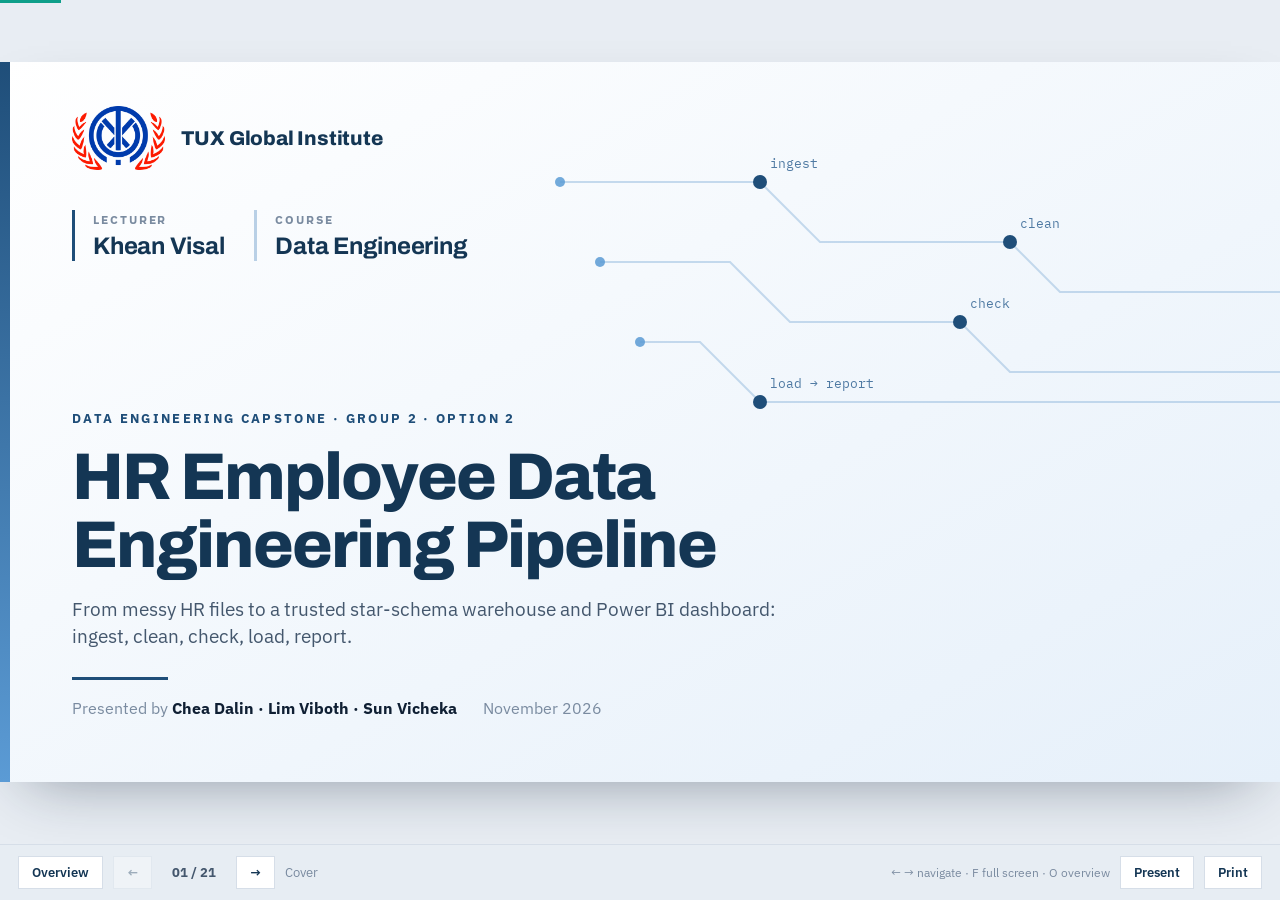
<file: deliverables/03_Slide_Presentation/index.html>
<!doctype html>
<html lang="en">
<head>
<meta charset="utf-8">
<meta name="viewport" content="width=device-width, initial-scale=1">
<title>HR Data Pipeline - Group 2</title>
<link rel="preconnect" href="https://fonts.googleapis.com">
<link rel="preconnect" href="https://fonts.gstatic.com" crossorigin>
<link href="https://fonts.googleapis.com/css2?family=Archivo:wght@600;700;800&family=IBM+Plex+Mono:wght@400;500&family=IBM+Plex+Sans:wght@400;500;600;700&display=swap" rel="stylesheet">
<link rel="stylesheet" href="styles.css">
</head>
<body>
<div id="prog"></div>
<div id="viewport"><div id="stage">
<svg width="0" height="0" style="position:absolute" aria-hidden="true">
  <symbol id="i-file" viewBox="0 0 24 24"><path d="M6 2h9l5 5v15H6z M15 2v5h5"/></symbol>
  <symbol id="i-db" viewBox="0 0 24 24"><ellipse cx="12" cy="5" rx="8" ry="3"/><path d="M4 5v14c0 1.7 3.6 3 8 3s8-1.3 8-3V5 M4 12c0 1.7 3.6 3 8 3s8-1.3 8-3"/></symbol>
  <symbol id="i-filter" viewBox="0 0 24 24"><path d="M3 4h18l-7 8v6l-4 2v-8z"/></symbol>
  <symbol id="i-check" viewBox="0 0 24 24"><circle cx="12" cy="12" r="9"/><path d="M8 12l3 3 5-6"/></symbol>
  <symbol id="i-chart" viewBox="0 0 24 24"><path d="M5 20V11 M11 20V5 M17 20v-7 M3 20h18"/></symbol>
  <symbol id="i-shield" viewBox="0 0 24 24"><path d="M12 2l8 3v6c0 5-3.5 9-8 11-4.5-2-8-6-8-11V5z M9 12l2 2 4-4"/></symbol>
  <symbol id="i-branch" viewBox="0 0 24 24"><circle cx="6" cy="5" r="2.5"/><circle cx="6" cy="19" r="2.5"/><circle cx="18" cy="7" r="2.5"/><path d="M6 7.5v9 M18 9.5c0 4-5 4.5-10.5 7.5"/></symbol>
  <symbol id="i-doc" viewBox="0 0 24 24"><path d="M6 2h9l5 5v15H6z M15 2v5h5 M9 12h7 M9 16h7"/></symbol>
  <symbol id="i-clock" viewBox="0 0 24 24"><circle cx="12" cy="12" r="9"/><path d="M12 7v5l3 2"/></symbol>
  <symbol id="i-users" viewBox="0 0 24 24"><circle cx="9" cy="8" r="3.5"/><path d="M2 20c0-3.9 3.1-7 7-7s7 3.1 7 7"/><circle cx="17" cy="9" r="2.5"/><path d="M17 13.5c2.8.3 5 2.8 5 6"/></symbol>
  <symbol id="i-lock" viewBox="0 0 24 24"><rect x="5" y="11" width="14" height="10" rx="1"/><path d="M8 11V7a4 4 0 0 1 8 0v4"/></symbol>
  <symbol id="i-cycle" viewBox="0 0 24 24"><path d="M20 12a8 8 0 1 1-2.3-5.7 M20 4v4h-4"/></symbol>
  <symbol id="i-warn" viewBox="0 0 24 24"><path d="M12 3l10 18H2z M12 10v5 M12 18v.5"/></symbol>
  <symbol id="i-key" viewBox="0 0 24 24"><circle cx="8" cy="15" r="4"/><path d="M11 12l9-9 M16 7l3 3 M14 9l2 2"/></symbol>
  <symbol id="i-table" viewBox="0 0 24 24"><rect x="3" y="4" width="18" height="16" rx="1"/><path d="M3 9h18 M3 14.5h18 M9 9v11"/></symbol>
  <symbol id="i-flag" viewBox="0 0 24 24"><path d="M5 21V4 M5 4h12l-2 4 2 4H5"/></symbol>
</svg>

<!-- 01 -->
<section class="slide cover" data-label="Cover">
  <svg class="cover-art" viewBox="0 0 1280 720" preserveAspectRatio="xMidYMid slice" aria-hidden="true">
    <defs>
      <linearGradient id="cg" x1="0" y1="0" x2="1" y2="1">
        <stop offset="0" stop-color="#ffffff"/><stop offset="1" stop-color="#e6f0fa"/>
      </linearGradient>
    </defs>
    <rect width="1280" height="720" fill="url(#cg)"/>
    <g fill="none" stroke="#9cbfe0" stroke-width="2" opacity=".55">
      <path d="M560 120 H760 L820 180 H1010 L1060 230 H1280"/>
      <path d="M600 200 H730 L790 260 H960 L1010 310 H1280"/>
      <path d="M640 280 H700 L760 340 H1280"/>
    </g>
    <g fill="#1f4e79"><circle cx="760" cy="120" r="7"/><circle cx="1010" cy="180" r="7"/><circle cx="960" cy="260" r="7"/><circle cx="760" cy="340" r="7"/></g>
    <g fill="#5b9bd5" opacity=".85"><circle cx="560" cy="120" r="5"/><circle cx="600" cy="200" r="5"/><circle cx="640" cy="280" r="5"/></g>
    <g font-family="IBM Plex Mono, monospace" font-size="13" fill="#4f7aa3">
      <text x="770" y="106">ingest</text><text x="1020" y="166">clean</text><text x="970" y="246">check</text><text x="770" y="326">load → report</text>
    </g>
  </svg>
  <div class="school"><img src="assets/logos/tux-global-institute.png" alt="TUX Global Institute logo"><div><b>TUX Global Institute</b></div></div>
  <dl class="cover-info">
    <div><dt>Lecturer</dt><dd>Khean Visal</dd></div>
    <div><dt>Course</dt><dd>Data Engineering</dd></div>
  </dl>
  <div class="cover-body">
    <div class="eyebrow">Data Engineering Capstone · Group 2 · Option 2</div>
    <h1>HR Employee Data<br>Engineering Pipeline</h1>
    <div class="sub">From messy HR files to a trusted star-schema warehouse and Power BI dashboard: ingest, clean, check, load, report.</div>
    <div class="rule"></div>
    <div class="cover-meta">
      <span>Presented by <b>Chea Dalin · Lim Viboth · Sun Vicheka</b></span>
      <span>November 2026</span>
    </div>
  </div>
</section>

<!-- 02 -->
<section class="slide" data-label="Team">
  <header class="shead"><span class="kicker">Group 2</span><h2>The team</h2></header>
  <div class="team">
    <div class="member">
      <figure class="slot photo cover-fit" data-slot="photo-dalin" title="Click to add photo"><img alt="Chea Dalin"><figcaption>CD</figcaption></figure>
      <h3>Chea Dalin</h3>
      <div class="role">Data and Quality</div>
      <ul>
        <li>Synthetic data generator with injected errors</li>
        <li>Raw data lake and data profiling</li>
        <li>Extract and clean code, quality checks</li>
        <li>Airflow DAG for extract, clean and checks</li>
      </ul>
    </div>
    <div class="member">
      <figure class="slot photo cover-fit" data-slot="photo-viboth" title="Click to add photo"><img alt="Lim Viboth"><figcaption>LV</figcaption></figure>
      <h3>Lim Viboth</h3>
      <div class="role">Warehouse and Airflow</div>
      <ul>
        <li>Docker, database and Airflow setup</li>
        <li>Star schema and CREATE TABLE scripts</li>
        <li>Snowflake connection and load step</li>
        <li>End-to-end Airflow pipeline</li>
      </ul>
    </div>
    <div class="member">
      <figure class="slot photo cover-fit" data-slot="photo-vicheka" title="Click to add photo"><img alt="Sun Vicheka"><figcaption>SV</figcaption></figure>
      <h3>Sun Vicheka</h3>
      <div class="role">Analytics and Documents</div>
      <ul>
        <li>GitHub repo, task board and README</li>
        <li>Data dictionary and governance document</li>
        <li>Power BI connection and dashboard</li>
        <li>Slides, video plan and submission</li>
      </ul>
    </div>
  </div>
  <div class="src">Roles and tracks: <code>README.md</code> (Team and Status sections). Click a circle to add a profile photo.</div>
</section>

<!-- 04 -->
<section class="slide divider" data-label="Part 01: Introduction and data pipeline">
  <div class="div-num">01</div>
  <div class="div-body">
    <div class="eyebrow">Part 01</div>
    <h2>Introduction and data pipeline</h2>
    <ul><li>The problem with the HR data</li><li>System architecture</li><li>Cleaning results</li><li>Quality checks and the Airflow DAG</li></ul>
  </div>
  <div class="div-speaker">
    <figure class="slot photo cover-fit big" data-slot="photo-dalin" title="Click to add photo"><img alt="Chea Dalin"><figcaption>CD</figcaption></figure>
    <span>Presented by</span><b>Chea Dalin</b>
  </div>
</section>

<!-- 05 -->
<section class="slide" data-label="The problem">
  <header class="shead"><span class="kicker">01 · Introduction</span><h2>HR numbers nobody can trust</h2><span class="speaker">Chea Dalin</span></header>
  <div class="cols c-3-2" style="gap:36px">
    <div>
      <div class="blk-h">What the raw attendance file really looks like</div>
      <figure class="slot shotbox" data-slot="cd-raw-attendance" data-src="assets/shots/cd-raw-attendance.png" style="height:250px"><img alt="Real screenshot: data/source/attendance.csv opened in Excel, with the bad rows visible (wrong dates, typos, check_out before check_in)"><figcaption><svg class="ico" aria-hidden="true" viewBox="0 0 24 24"><path d="M4 8h3l2-3h6l2 3h3v11H4z"/><circle cx="12" cy="13" r="3.5"/></svg><b>Real screenshot</b><span>data/source/attendance.csv opened in Excel, with the bad rows visible (wrong dates, typos, check_out before check_in)</span><i>save as assets/shots/cd-raw-attendance.png, or click to insert</i></figcaption></figure>
      <div class="chips"><span class="chip-l">One department, five spellings:</span><span class="chip bad">HR</span><span class="chip bad">H.R.</span><span class="chip bad">human resources</span><span class="chip bad">Human Resource</span><span class="chip ok">Human Resources</span></div>
    </div>
    <div class="statlist">
      <div class="stat-row"><svg class="ico" aria-hidden="true"><use href="#i-users"/></svg><span class="v bad">60</span><p>errors in <b>206</b> employee rows</p></div>
      <div class="stat-row"><svg class="ico" aria-hidden="true"><use href="#i-clock"/></svg><span class="v bad">237</span><p>errors in <b>13,040</b> attendance rows</p></div>
      <div class="stat-row"><svg class="ico" aria-hidden="true"><use href="#i-chart"/></svg><span class="v bad">53</span><p>errors in <b>410</b> performance rows</p></div>
      <div class="stat-row"><svg class="ico" aria-hidden="true"><use href="#i-lock"/></svg><span class="v">0</span><p>personal columns: the data is <b>synthetic</b></p></div>
    </div>
  </div>
  <div class="band">Goal: <b>join the three datasets, fix or reject every bad row with a reason, and report only on clean data.</b></div>
  <div class="src">Rows: real examples from <code>data/source/</code> and <code>data/rejects/</code>. Error counts: <code>data/source/injected_errors.json</code> (seed 42).</div>
</section>

<!-- 06 -->
<section class="slide" data-label="Architecture">
  <header class="shead"><span class="kicker">01 · Introduction</span><h2>End-to-end system architecture</h2><span class="speaker">Chea Dalin</span></header>
  <svg class="diagram" viewBox="0 0 1152 470" role="img" aria-label="Pipeline architecture from source files to Power BI">
    <defs>
      <marker id="ar" viewBox="0 0 10 10" refX="9" refY="5" markerWidth="7" markerHeight="7" orient="auto"><path d="M0 0L10 5L0 10z" fill="#44576d"/></marker>
    </defs>
    <!-- Airflow band -->
    <rect x="186" y="12" width="580" height="62" fill="#e7f2fd" stroke="#017CEE" stroke-dasharray="5 4"/>
    <image href="assets/logos/apacheairflow.svg" x="202" y="25" width="36" height="36"/>
    <text x="250" y="40" font-size="16" font-weight="700" fill="#0f1f33">Apache Airflow orchestrates</text>
    <text x="250" y="60" font-size="13" fill="#44576d">DAG hr_pipeline_extract_clean: ingest → clean ×3 → quality_checks</text>
    <path d="M476 74 V128" stroke="#017CEE" stroke-dasharray="4 4" fill="none"/>

    <!-- main boxes -->
    <g font-size="15">
      <rect x="0" y="130" width="160" height="110" fill="#f6f9fc" stroke="#d6dee8"/>
      <image href="assets/logos/python.svg" x="12" y="142" width="26" height="26"/>
      <text x="46" y="161" font-weight="700" fill="#0f1f33">Source files</text>
      <text x="12" y="190" font-size="12" fill="#44576d">employees.xlsx</text>
      <text x="12" y="207" font-size="12" fill="#44576d">attendance.csv</text>
      <text x="12" y="224" font-size="12" fill="#44576d">performance.csv</text>

      <rect x="196" y="130" width="160" height="110" fill="#f6f9fc" stroke="#d6dee8"/>
      <text x="208" y="161" font-weight="700" fill="#0f1f33">Raw data lake</text>
      <text x="208" y="190" font-size="12" fill="#44576d">data/raw/&lt;dataset&gt;/</text>
      <text x="208" y="207" font-size="12" fill="#44576d">&lt;run date&gt;/</text>
      <text x="208" y="224" font-size="12" fill="#44576d">read-only copy</text>

      <rect x="392" y="130" width="170" height="110" fill="#f6f9fc" stroke="#1f4e79" stroke-width="2"/>
      <image href="assets/logos/pandas.svg" x="404" y="142" width="26" height="26"/>
      <text x="438" y="161" font-weight="700" fill="#0f1f33">Clean + validate</text>
      <text x="404" y="190" font-size="12" fill="#44576d">src/extract_clean.py</text>
      <text x="404" y="207" font-size="12" fill="#44576d">fix or reject each row</text>
      <text x="404" y="224" font-size="12" fill="#44576d">with a reason</text>

      <rect x="598" y="130" width="168" height="110" fill="#f6f9fc" stroke="#d6dee8"/>
      <text x="610" y="161" font-weight="700" fill="#0f1f33">Quality checks</text>
      <text x="610" y="190" font-size="12" fill="#44576d">src/quality_checks.py</text>
      <text x="610" y="207" font-size="12" fill="#128a52" font-weight="700">19 PASS · 1 WARN · 0 FAIL</text>
      <text x="610" y="224" font-size="12" fill="#44576d">FAIL stops the run</text>

      <rect x="802" y="130" width="176" height="110" fill="#eaf8fd" stroke="#29B5E8" stroke-width="2"/>
      <image href="assets/logos/snowflake.svg" x="814" y="142" width="26" height="26"/>
      <text x="848" y="161" font-weight="700" fill="#0f1f33">Snowflake</text>
      <text x="814" y="190" font-size="12" fill="#44576d">HR_DB.ANALYTICS</text>
      <text x="814" y="207" font-size="12" fill="#44576d">star schema</text>
      <text x="814" y="224" font-size="12" fill="#44576d">2 facts · 4 dimensions</text>

      <rect x="1014" y="130" width="138" height="110" fill="#fff8e6" stroke="#d9a400" stroke-width="2"/>
      <image href="assets/logos/powerbi.svg" x="1026" y="142" width="26" height="26"/><text x="1058" y="161" font-weight="700" fill="#0f1f33">Power BI</text>
      <text x="1026" y="190" font-size="12" fill="#44576d">4 report pages</text>
      <text x="1026" y="207" font-size="12" fill="#44576d">read-only role</text>
      <text x="1026" y="224" font-size="12" fill="#44576d">HR_ANALYST</text>
    </g>
    <g stroke="#44576d" stroke-width="2" fill="none" marker-end="url(#ar)">
      <path d="M160 185 H192"/><path d="M356 185 H388"/><path d="M562 185 H594"/><path d="M766 185 H798"/><path d="M978 185 H1010"/>
    </g>
    <text x="771" y="176" font-size="11" fill="#44576d">load</text>

    <!-- outputs of cleaning -->
    <path d="M477 240 V290" stroke="#44576d" stroke-width="2" fill="none" marker-end="url(#ar)"/>
    <g font-size="13">
      <rect x="300" y="294" width="120" height="44" fill="#dff3e8"/><text x="312" y="321" fill="#128a52" font-weight="700">data/clean</text>
      <rect x="430" y="294" width="120" height="44" fill="#fdecec"/><text x="442" y="321" fill="#c62828" font-weight="700">data/rejects</text>
      <rect x="560" y="294" width="120" height="44" fill="#eceff3"/><text x="572" y="321" fill="#44576d" font-weight="700">data/logs</text>
    </g>

    <!-- docker band -->
    <rect x="0" y="380" width="766" height="66" fill="#eaf4fd" stroke="#2496ED" stroke-dasharray="5 4"/>
    <image href="assets/logos/docker.svg" x="14" y="394" width="38" height="38"/>
    <text x="64" y="408" font-size="16" font-weight="700" fill="#0f1f33">Docker Compose</text>
    <text x="64" y="430" font-size="13" fill="#44576d">Airflow (standalone) + MySQL 8.0 containers · ports bound to 127.0.0.1 only</text>
    <image href="assets/logos/mysql.svg" x="712" y="392" width="40" height="40"/>
    <text x="802" y="420" font-size="13" fill="#7a8ba0">Cloud: Snowflake account</text>
  </svg>
  <div class="src">Sources: <code>README.md</code> architecture diagram, <code>docker-compose.yml</code>, <code>sql/create_star_schema.sql</code>, <code>data/logs/quality_report.json</code>.</div>
</section>

<!-- 07 -->
<section class="slide" data-label="Cleaning results">
  <header class="shead"><span class="kicker">01 · Data pipeline</span><h2>Cleaning results, latest run</h2><span class="speaker">Chea Dalin</span></header>
  <div class="cols shotcols">
    <div>
      <table class="t" style="margin-bottom:18px">
    <tr><th>Dataset</th><th class="num">Rows in</th><th class="num">Exact duplicates dropped</th><th class="num">Rejected</th><th class="num">Rows out</th><th class="num">Kept</th></tr>
    <tr><td>Employees</td><td class="num">206</td><td class="num">3</td><td class="num">3</td><td class="num">200</td><td class="num">97.1%</td></tr>
    <tr><td>Attendance</td><td class="num">13,040</td><td class="num">40</td><td class="num">83</td><td class="num">12,917</td><td class="num">99.1%</td></tr>
    <tr><td>Performance</td><td class="num">410</td><td class="num">10</td><td class="num">28</td><td class="num">372</td><td class="num">90.7%</td></tr>
    <tr class="total"><td>Total</td><td class="num">13,656</td><td class="num">53</td><td class="num">114</td><td class="num">13,489</td><td class="num">98.8%</td></tr>
  </table>
      <div class="cards c2 compact">
    <div class="card"><span class="k">Fixed, not rejected</span><span class="v">50</span><p>attendance dates converted to YYYY-MM-DD</p></div>
    <div class="card"><span class="k">Fixed, not rejected</span><span class="v">24</span><p>department labels mapped to the official list</p></div>
    <div class="card"><span class="k">Fixed, not rejected</span><span class="v">49</span><p>status labels corrected (34 attendance, 15 performance)</p></div>
    <div class="card warn"><span class="k">Kept, flagged</span><span class="v">32</span><p>Present/Late rows with no check_in</p></div>
  </div>
    </div>
    <figure class="slot shotbox" data-slot="cd-cleaning-run" data-src="assets/shots/cd-cleaning-run.png" style="height:470px"><img alt="Real screenshot: the cleaning run: terminal or Airflow task log, or data/logs/attendance_cleaning_log.json"><figcaption><svg class="ico" aria-hidden="true" viewBox="0 0 24 24"><path d="M4 8h3l2-3h6l2 3h3v11H4z"/><circle cx="12" cy="13" r="3.5"/></svg><b>Real screenshot</b><span>the cleaning run: terminal or Airflow task log, or data/logs/attendance_cleaning_log.json</span><i>save as assets/shots/cd-cleaning-run.png, or click to insert</i></figcaption></figure>
  </div>
  <div class="src">Source: <code>data/logs/*_cleaning_log.json</code>, run of 8 Nov 2026.</div>
</section>

<!-- 09 -->
<section class="slide" data-label="Quality checks">
  <header class="shead"><span class="kicker">01 · Data pipeline</span><h2>20 automated quality checks</h2><span class="speaker">Chea Dalin</span></header>
  <div class="cols shotcols">
    <div>
      <div class="cards c3 compact" style="margin-bottom:18px">
    <div class="card good"><span class="k">Pass</span><span class="v">19</span><p>checks passed on the clean data</p></div>
    <div class="card warn"><span class="k">Warn</span><span class="v">1</span><p>32 Present/Late rows with no check_in. Kept and logged.</p></div>
    <div class="card"><span class="k">Fail</span><span class="v">0</span><p>Any FAIL fails the Airflow task and blocks the run.</p></div>
  </div>
      <div class="cols c-2" style="gap:20px">
    <table class="t">
      <tr><th>Employees (200 rows)</th></tr>
      <tr><td>employee_id filled in and unique</td></tr>
      <tr><td>department in the official list</td></tr>
      <tr><td>hire_date valid and not in the future</td></tr>
      <tr><th style="padding-top:16px">Performance (372 rows)</th></tr>
      <tr><td>score filled in, between 1 and 5</td></tr>
      <tr><td>one review per employee per period</td></tr>
    </table>
    <table class="t">
      <tr><th>Attendance (12,917 rows)</th></tr>
      <tr><td>attendance_id unique; employee exists</td></tr>
      <tr><td>status is Present, Absent, Late or Leave</td></tr>
      <tr><td>hours_worked between 0 and 24</td></tr>
      <tr><td>check_out not before check_in</td></tr>
      <tr><td>one row per employee per day</td></tr>
    </table>
  </div>
    </div>
    <figure class="slot shotbox" data-slot="cd-quality-report" data-src="assets/shots/cd-quality-report.png" style="height:470px"><img alt="Real screenshot: the quality_checks task log in Airflow, or data/logs/quality_report.json (19 PASS · 1 WARN · 0 FAIL)"><figcaption><svg class="ico" aria-hidden="true" viewBox="0 0 24 24"><path d="M4 8h3l2-3h6l2 3h3v11H4z"/><circle cx="12" cy="13" r="3.5"/></svg><b>Real screenshot</b><span>the quality_checks task log in Airflow, or data/logs/quality_report.json (19 PASS · 1 WARN · 0 FAIL)</span><i>save as assets/shots/cd-quality-report.png, or click to insert</i></figcaption></figure>
  </div>
  <div class="src">Source: <code>data/logs/quality_report.json</code> (run 2026-11-08 19:41), <code>src/quality_checks.py</code>.</div>
</section>

<!-- 10 -->
<section class="slide" data-label="Airflow DAG">
  <header class="shead"><span class="kicker">01 · Data pipeline</span><h2>The Airflow DAG</h2><span class="speaker">Chea Dalin</span></header>
  <figure class="slot shotbox" data-slot="cd-airflow-graph" data-src="assets/shots/cd-airflow-graph.png" style="height:330px"><img alt="Real screenshot: Airflow UI at localhost:8080: Graph view of hr_pipeline_extract_clean after a green run"><figcaption><svg class="ico" aria-hidden="true" viewBox="0 0 24 24"><path d="M4 8h3l2-3h6l2 3h3v11H4z"/><circle cx="12" cy="13" r="3.5"/></svg><b>Real screenshot</b><span>Airflow UI at localhost:8080: Graph view of hr_pipeline_extract_clean after a green run</span><i>save as assets/shots/cd-airflow-graph.png, or click to insert</i></figcaption></figure>
  <div class="cards c3" style="margin-top:20px">
    <div class="card"><h3>Manual trigger</h3><p><code>schedule=None</code>, start date 2026-11-01, no catch-up of missed runs.</p></div>
    <div class="card"><h3>Parallel cleaning</h3><p>The three datasets are cleaned in parallel after the raw copy.</p></div>
    <div class="card good"><h3>Quality gate</h3><p>A FAIL raises an error, so the task turns red and the run stops.</p></div>
  </div>
  <div class="src">Source: <code>dag/hr_pipeline_dag.py</code> (DAG <code>hr_pipeline_extract_clean</code>). Load task names from the README plan.</div>
</section>

<!-- 11 -->
<section class="slide divider" data-label="Part 02: Warehouse and infrastructure">
  <div class="div-num">02</div>
  <div class="div-body">
    <div class="eyebrow">Part 02</div>
    <h2>Warehouse and infrastructure</h2>
    <ul><li>Local platform with Docker Compose</li><li>Configuration and Snowflake connection</li><li>Star schema, facts and load order</li></ul>
  </div>
  <div class="div-speaker">
    <figure class="slot photo cover-fit big" data-slot="photo-viboth" title="Click to add photo"><img alt="Lim Viboth"><figcaption>LV</figcaption></figure>
    <span>Presented by</span><b>Lim Viboth</b>
  </div>
</section>

<!-- 20 -->
<section class="slide" data-label="Docker Compose setup">
  <header class="shead"><span class="kicker">02 · Warehouse</span><h2>Local platform with Docker Compose</h2><span class="speaker">Lim Viboth</span></header>
  <figure class="slot shotbox" data-slot="lv-docker-running" data-src="assets/shots/lv-docker-running.png" style="height:330px"><img alt="Docker Desktop: the airflow Compose stack running with airflow-worker, triggerer, webserver, scheduler, redis and postgres"><figcaption><svg class="ico" aria-hidden="true" viewBox="0 0 24 24"><path d="M4 8h3l2-3h6l2 3h3v11H4z"/><circle cx="12" cy="13" r="3.5"/></svg><b>Real screenshot</b><span>Docker Desktop: the airflow Compose stack running (worker, triggerer, webserver, scheduler, redis, postgres)</span><i>save as assets/shots/lv-docker-running.png, or click to insert</i></figcaption></figure>
  <div class="cards c4" style="margin-top:20px">
    <div class="card"><span class="step-n">1</span><p><code>cp .env.example .env</code> and fill in the values</p></div>
    <div class="card"><span class="step-n">2</span><p><code>docker compose up -d</code></p></div>
    <div class="card"><span class="step-n">3</span><p>Open <code>localhost:8080</code>; admin password in <code>docker compose logs airflow</code></p></div>
    <div class="card"><span class="step-n">4</span><p>Trigger <code>hr_pipeline_extract_clean</code> by hand</p></div>
  </div>
  <div class="src">Source: <code>docker-compose.yml</code>, <code>.env.example</code>, <code>README.md</code> (Quick start).</div>
</section>

<!-- 21 -->
<section class="slide" data-label="Configuration and connection">
  <header class="shead"><span class="kicker">02 · Warehouse</span><h2>Configuration and the Snowflake connection</h2><span class="speaker">Lim Viboth</span></header>
  <div class="cols c-2">
    <div>
      <div class="blk-h">.env: one file, never committed</div>
      <table class="t">
        <tr><th>Group</th><th>Variables</th></tr>
        <tr><td>Airflow</td><td><code>AIRFLOW_IMAGE_NAME</code>, <code>AIRFLOW_UID</code></td></tr>
        <tr><td>MySQL</td><td><code>MYSQL_HOST</code>, <code>PORT</code>, <code>USER</code>, <code>PASSWORD</code>, <code>DATABASE</code></td></tr>
        <tr><td>Snowflake</td><td><code>SNOWFLAKE_ACCOUNT</code>, <code>USER</code>, <code>PASSWORD</code>, <code>WAREHOUSE</code>, <code>DATABASE</code>, <code>ROLE</code></td></tr>
      </table>
      <div class="cards" style="margin-top:18px">
        <div class="card acc"><svg class="ico" aria-hidden="true"><use href="#i-key"/></svg><h3>Secrets stay out of git</h3><p><code>.env.example</code> holds only the names; <code>.gitignore</code> keeps <code>.env</code> out of the repo. Compose passes the values to the Airflow container.</p></div>
      </div>
    </div>
    <div>
      <div class="blk-h">The Snowflake variables</div>
<figure class="slot shotbox" data-slot="lv-snowflake-connection" data-src="assets/shots/lv-snowflake-connection.png" style="height:270px"><img alt=".env template with the six SNOWFLAKE_ variables: account, user, password, warehouse, database and role"><figcaption><svg class="ico" aria-hidden="true" viewBox="0 0 24 24"><path d="M4 8h3l2-3h6l2 3h3v11H4z"/><circle cx="12" cy="13" r="3.5"/></svg><b>Real screenshot</b><span>.env template with the six SNOWFLAKE_ variables: account, user, password, warehouse, database, role</span><i>save as assets/shots/lv-snowflake-connection.png, or click to insert</i></figcaption></figure>
      <p class="note" style="margin-top:12px">Defaults apply only when a variable is missing; real values come from <code>.env</code>. Governance proposes a dedicated loader role instead of <code>SYSADMIN</code>.</p>
    </div>
  </div>
  <div class="src">Source: <code>.env.example</code>, <code>dag/hr_pipeline.py</code> (simplified), <code>deliverables/01_Documentation/governance.md</code> section 4.</div>
</section>

<!-- 22 -->
<section class="slide" data-label="Star schema">
  <header class="shead"><span class="kicker">02 · Warehouse</span><h2>Star schema: ANALYTICS</h2><span class="speaker">Lim Viboth</span></header>
  <div class="cols shotcols star">
    <svg class="diagram" viewBox="0 0 1152 470" role="img" aria-label="Star schema with two fact tables and four dimensions">
    <g stroke="#7a8ba0" stroke-width="2">
      <path d="M396 175 L506 95"/><path d="M756 175 L646 95"/>
      <path d="M396 300 L506 370"/><path d="M756 300 L646 370"/>
      <path d="M256 238 H216"/><path d="M896 238 H936"/>
    </g>
    <g font-size="13">
      <!-- facts -->
      <rect x="256" y="150" width="240" height="176" fill="#143654"/>
      <text x="272" y="176" font-size="16" font-weight="700" fill="#fff">fact_attendance</text>
      <text x="272" y="198" fill="#9fd4ff">one row per employee per day</text>
      <text x="272" y="226" fill="#d6e4f2">attendance_id (PK)</text>
      <text x="272" y="246" fill="#d6e4f2">date_key · employee_key</text>
      <text x="272" y="266" fill="#d6e4f2">attendance_status_key</text>
      <text x="272" y="286" fill="#d6e4f2">check_in · check_out</text>
      <text x="272" y="306" fill="#d6e4f2">hours_worked</text>

      <rect x="656" y="150" width="240" height="176" fill="#143654"/>
      <text x="672" y="176" font-size="16" font-weight="700" fill="#fff">fact_performance</text>
      <text x="672" y="198" fill="#9fd4ff">one row per employee per half-year</text>
      <text x="672" y="226" fill="#d6e4f2">employee_key (PK)</text>
      <text x="672" y="246" fill="#d6e4f2">review_period_key (PK)</text>
      <text x="672" y="266" fill="#d6e4f2">review_date_key</text>
      <text x="672" y="286" fill="#d6e4f2">score</text>
      <text x="672" y="306" fill="#d6e4f2">reviewer_status</text>

      <!-- dims -->
      <rect x="456" y="10" width="240" height="90" fill="#e3edf7" stroke="#1f4e79"/>
      <text x="472" y="36" font-size="15" font-weight="700" fill="#0f1f33">dim_date</text>
      <text x="472" y="58" fill="#44576d">date_key YYYYMMDD</text>
      <text x="472" y="78" fill="#44576d">month, quarter, half_year, weekend</text>

      <rect x="456" y="370" width="240" height="90" fill="#e3edf7" stroke="#1f4e79"/>
      <text x="472" y="396" font-size="15" font-weight="700" fill="#0f1f33">dim_employee</text>
      <text x="472" y="418" fill="#44576d">department, division, job_title</text>
      <text x="472" y="438" fill="#44576d">salary_band, status, hire_date</text>

      <rect x="0" y="193" width="216" height="90" fill="#e3edf7" stroke="#1f4e79"/>
      <text x="14" y="219" font-size="15" font-weight="700" fill="#0f1f33">dim_attendance_status</text>
      <text x="14" y="241" fill="#44576d">Present, Late, Absent, Leave</text>
      <text x="14" y="261" fill="#44576d">is_worked_day</text>

      <rect x="936" y="193" width="216" height="90" fill="#e3edf7" stroke="#1f4e79"/>
      <text x="950" y="219" font-size="15" font-weight="700" fill="#0f1f33">dim_review_period</text>
      <text x="950" y="241" fill="#44576d">2025-H2, 2026-H1</text>
      <text x="950" y="261" fill="#44576d">year, half</text>
    </g>
  </svg>
    <figure class="slot shotbox" data-slot="lv-snowflake-schema" data-src="assets/shots/lv-snowflake-schema.png" style="height:440px"><img alt="Snowflake object browser: HR_DB.ANALYTICS with 9 tables, the DIM_ and FACT_ star-schema tables plus STG_ staging tables"><figcaption><svg class="ico" aria-hidden="true" viewBox="0 0 24 24"><path d="M4 8h3l2-3h6l2 3h3v11H4z"/><circle cx="12" cy="13" r="3.5"/></svg><b>Real screenshot</b><span>Snowflake object browser: the 9 tables in HR_DB.ANALYTICS</span><i>save as assets/shots/lv-snowflake-schema.png, or click to insert</i></figcaption></figure>
  </div>
  <div class="src">Source: <code>sql/create_star_schema.sql</code>; Snowflake object browser. <code>HR_DB.ANALYTICS</code> holds 9 tables: the 6 star-schema tables above plus <code>STG_*</code> staging tables. No personal columns are defined, so reports go no deeper than <code>employee_id</code>.</div>
</section>

<!-- 24 -->
<section class="slide" data-label="Fact tables and loading">
  <header class="shead"><span class="kicker">02 · Warehouse</span><h2>Fact tables and load order</h2><span class="speaker">Lim Viboth</span></header>
  <div class="cols shotcols">
    <div class="facts">
      <table class="t compact">
      <tr><th>fact_attendance</th><th>From the clean layer</th></tr>
      <tr><td>Grain</td><td>one employee, one day · 12,917 rows</td></tr>
      <tr><td><code>date_key</code></td><td><code>attendance_date</code> as YYYYMMDD</td></tr>
      <tr><td><code>employee_key</code></td><td>looked up by <code>employee_id</code></td></tr>
      <tr><td><code>attendance_status_key</code></td><td><code>status</code> → 1-4</td></tr>
      <tr><td><code>hours_worked</code></td><td>NUMBER(4,2), not null</td></tr>
    </table>
      <table class="t compact">
      <tr><th>fact_performance</th><th>From the clean layer</th></tr>
      <tr><td>Grain</td><td>one employee, one period · 372 rows</td></tr>
      <tr><td>Primary key</td><td>(<code>employee_key</code>, <code>review_period_key</code>)</td></tr>
      <tr><td><code>review_period_key</code></td><td><code>review_period</code> → 1-2</td></tr>
      <tr><td><code>review_date_key</code></td><td><code>review_date</code> as YYYYMMDD</td></tr>
      <tr><td><code>score</code>, <code>reviewer_status</code></td><td>as cleaned</td></tr>
    </table>
      <p class="loadorder"><b>Load order:</b> seed lookups → <code>dim_date</code>, <code>dim_employee</code> → facts → Power BI. Dimensions first, so every foreign key resolves.</p>
    </div>
    <figure class="slot shotbox" data-slot="lv-fact-counts" data-src="assets/shots/lv-fact-counts.png" style="height:470px"><img alt="Snowflake worksheet: SELECT COUNT(*) FROM FACT_ATTENDANCE returns 12917"><figcaption><svg class="ico" aria-hidden="true" viewBox="0 0 24 24"><path d="M4 8h3l2-3h6l2 3h3v11H4z"/><circle cx="12" cy="13" r="3.5"/></svg><b>Real screenshot</b><span>Snowflake worksheet: SELECT COUNT(*) FROM FACT_ATTENDANCE returns 12917</span><i>save as assets/shots/lv-fact-counts.png, or click to insert</i></figcaption></figure>
  </div>
  <div class="src">Source: <code>sql/create_star_schema.sql</code>, <code>deliverables/01_Documentation/data_dictionary.md</code>; rows from <code>data/clean/</code>; order from the README plan (load_dimensions, then load_facts).</div>
</section>

<!-- 26 -->
<section class="slide divider" data-label="Part 03: Methodology and results">
  <div class="div-num">03</div>
  <div class="div-body">
    <div class="eyebrow">Part 03</div>
    <h2>Methodology and results</h2>
    <ul><li>How we worked and governance</li><li>KPI definitions</li><li>Power BI dashboard and live demo</li><li>Next steps</li></ul>
  </div>
  <div class="div-speaker">
    <figure class="slot photo cover-fit big" data-slot="photo-vicheka" title="Click to add photo"><img alt="Sun Vicheka"><figcaption>SV</figcaption></figure>
    <span>Presented by</span><b>Sun Vicheka</b>
  </div>
</section>

<!-- 13 -->
<section class="slide" data-label="How we worked">
  <header class="shead"><span class="kicker">03 · Methodology</span><h2>How we worked: branch, review, merge</h2><span class="speaker">Sun Vicheka</span></header>
  <svg class="diagram" viewBox="0 0 1152 288" role="img" aria-label="Git history 4 to 9 Nov: seven feature branches merged into dev by pull request, dev merged into main by pull request">
  <g>
  <text x="89.0" y="13" font-size="11" font-weight="700" letter-spacing=".1em" text-anchor="middle" fill="#7a8ba0">4 NOV</text>
  <path d="M75.0 24 H103.0" stroke="#c5d0dc" stroke-width="2"/>
  <text x="248.0" y="13" font-size="11" font-weight="700" letter-spacing=".1em" text-anchor="middle" fill="#7a8ba0">5 NOV</text>
  <path d="M113.0 24 H383.0" stroke="#c5d0dc" stroke-width="2"/>
  <text x="400.0" y="13" font-size="11" font-weight="700" letter-spacing=".1em" text-anchor="middle" fill="#7a8ba0">6 NOV</text>
  <path d="M393.0 24 H407.0" stroke="#c5d0dc" stroke-width="2"/>
  <text x="488.0" y="13" font-size="11" font-weight="700" letter-spacing=".1em" text-anchor="middle" fill="#7a8ba0">7 NOV</text>
  <path d="M417.0 24 H559.0" stroke="#c5d0dc" stroke-width="2"/>
  <text x="792.0" y="13" font-size="11" font-weight="700" letter-spacing=".1em" text-anchor="middle" fill="#7a8ba0">8 NOV</text>
  <path d="M569.0 24 H1015.0" stroke="#c5d0dc" stroke-width="2"/>
  <text x="1086.0" y="13" font-size="11" font-weight="700" letter-spacing=".1em" text-anchor="middle" fill="#7a8ba0">9 NOV</text>
  <path d="M1025.0 24 H1147.0" stroke="#c5d0dc" stroke-width="2"/>
  </g>
  <g font-size="13" font-weight="700"><text x="0" y="70" fill="#0f1f33">main</text><text x="0" y="142" fill="#6b7d92">dev</text><text x="0" y="212" fill="#7a8ba0" font-weight="600">feature/</text></g>
  <path d="M70 138 H1152" stroke="#a9b8c8" stroke-width="4" stroke-linecap="round"/>
  <path d="M70 66 H1152" stroke="#0f1f33" stroke-width="5" stroke-linecap="round"/>
  <path d="M96.0 138 V66" stroke="#0f1f33" stroke-width="2" stroke-dasharray="4 4"/>
  <path d="M120.0 138 V186 Q120.0 208 142.0 208 H202.0 Q224.0 208 224.0 186 V138" stroke="#0e9f8a" stroke-width="3" fill="none" stroke-linejoin="round"/>
  <path d="M248.0 138 V66" stroke="#0f1f33" stroke-width="2" stroke-dasharray="4 4"/>
  <path d="M272.0 138 V186 Q272.0 208 294.0 208 H354.0 Q376.0 208 376.0 186 V138" stroke="#8a4fc7" stroke-width="3" fill="none" stroke-linejoin="round"/>
  <path d="M354.0 208 H378.0 Q400.0 208 400.0 186 V66" stroke="#8a4fc7" stroke-width="3" fill="none"/>
  <path d="M424.0 138 V186 Q424.0 208 446.0 208 H506.0 Q528.0 208 528.0 186 V138" stroke="#0e9f8a" stroke-width="3" fill="none" stroke-linejoin="round"/>
  <path d="M552.0 138 V66" stroke="#0f1f33" stroke-width="2" stroke-dasharray="4 4"/>
  <path d="M576.0 138 V186 Q576.0 208 598.0 208 H658.0 Q680.0 208 680.0 186 V138" stroke="#0e9f8a" stroke-width="3" fill="none" stroke-linejoin="round"/>
  <path d="M704.0 138 V66" stroke="#0f1f33" stroke-width="2" stroke-dasharray="4 4"/>
  <path d="M728.0 138 V186 Q728.0 208 750.0 208 H810.0 Q832.0 208 832.0 186 V138" stroke="#0e9f8a" stroke-width="3" fill="none" stroke-linejoin="round"/>
  <path d="M856.0 138 V66" stroke="#0f1f33" stroke-width="2" stroke-dasharray="4 4"/>
  <path d="M880.0 138 V186 Q880.0 208 902.0 208 H962.0 Q984.0 208 984.0 186 V138" stroke="#0e9f8a" stroke-width="3" fill="none" stroke-linejoin="round"/>
  <path d="M1008.0 138 V66" stroke="#0f1f33" stroke-width="2" stroke-dasharray="4 4"/>
  <path d="M1032.0 138 V186 Q1032.0 208 1054.0 208 H1114.0 Q1136.0 208 1136.0 186 V66" stroke="#1f4e79" stroke-width="3" fill="none" stroke-linejoin="round"/>
  <circle cx="96.0" cy="138" r="4.5" fill="#0f1f33"/>
  <circle cx="120.0" cy="138" r="4" fill="#0e9f8a"/>
  <circle cx="224.0" cy="138" r="6.5" fill="#0e9f8a" stroke="#fff" stroke-width="2"/>
  <circle cx="165.0" cy="208" r="5" fill="#fff" stroke="#0e9f8a" stroke-width="2.5"/>
  <circle cx="179.0" cy="208" r="5" fill="#fff" stroke="#0e9f8a" stroke-width="2.5"/>
  <text x="172.0" y="236" font-size="12" text-anchor="middle" fill="#2c3e55">member-a-data-quality</text>
  <text x="172.0" y="252" font-size="11" font-weight="700" text-anchor="middle" fill="#0e9f8a">PR #2</text>
  <circle cx="248.0" cy="138" r="4.5" fill="#0f1f33"/>
  <circle cx="272.0" cy="138" r="4" fill="#8a4fc7"/>
  <circle cx="376.0" cy="138" r="6.5" fill="#8a4fc7" stroke="#fff" stroke-width="2"/>
  <circle cx="317.0" cy="208" r="5" fill="#fff" stroke="#8a4fc7" stroke-width="2.5"/>
  <circle cx="331.0" cy="208" r="5" fill="#fff" stroke="#8a4fc7" stroke-width="2.5"/>
  <text x="324.0" y="236" font-size="12" text-anchor="middle" fill="#2c3e55">database-schema</text>
  <text x="324.0" y="252" font-size="11" font-weight="700" text-anchor="middle" fill="#8a4fc7">PR #5 · #6</text>
  <circle cx="424.0" cy="138" r="4" fill="#0e9f8a"/>
  <circle cx="528.0" cy="138" r="6.5" fill="#0e9f8a" stroke="#fff" stroke-width="2"/>
  <circle cx="462.0" cy="208" r="5" fill="#fff" stroke="#0e9f8a" stroke-width="2.5"/>
  <circle cx="476.0" cy="208" r="5" fill="#fff" stroke="#0e9f8a" stroke-width="2.5"/>
  <circle cx="490.0" cy="208" r="5" fill="#fff" stroke="#0e9f8a" stroke-width="2.5"/>
  <text x="476.0" y="236" font-size="12" text-anchor="middle" fill="#2c3e55">cleaning-code</text>
  <text x="476.0" y="252" font-size="11" font-weight="700" text-anchor="middle" fill="#0e9f8a">PR #8</text>
  <circle cx="552.0" cy="138" r="4.5" fill="#0f1f33"/>
  <circle cx="576.0" cy="138" r="4" fill="#0e9f8a"/>
  <circle cx="680.0" cy="138" r="6.5" fill="#0e9f8a" stroke="#fff" stroke-width="2"/>
  <circle cx="628.0" cy="208" r="5" fill="#fff" stroke="#0e9f8a" stroke-width="2.5"/>
  <text x="628.0" y="236" font-size="12" text-anchor="middle" fill="#2c3e55">airflow-dag</text>
  <text x="628.0" y="252" font-size="11" font-weight="700" text-anchor="middle" fill="#0e9f8a">PR #10</text>
  <circle cx="704.0" cy="138" r="4.5" fill="#0f1f33"/>
  <circle cx="728.0" cy="138" r="4" fill="#0e9f8a"/>
  <circle cx="832.0" cy="138" r="6.5" fill="#0e9f8a" stroke="#fff" stroke-width="2"/>
  <circle cx="780.0" cy="208" r="5" fill="#fff" stroke="#0e9f8a" stroke-width="2.5"/>
  <text x="780.0" y="236" font-size="12" text-anchor="middle" fill="#2c3e55">quality-checks</text>
  <text x="780.0" y="252" font-size="11" font-weight="700" text-anchor="middle" fill="#0e9f8a">PR #12</text>
  <circle cx="856.0" cy="138" r="4.5" fill="#0f1f33"/>
  <circle cx="880.0" cy="138" r="4" fill="#0e9f8a"/>
  <circle cx="984.0" cy="138" r="6.5" fill="#0e9f8a" stroke="#fff" stroke-width="2"/>
  <circle cx="932.0" cy="208" r="5" fill="#fff" stroke="#0e9f8a" stroke-width="2.5"/>
  <text x="932.0" y="236" font-size="12" text-anchor="middle" fill="#2c3e55">dag-quality-task</text>
  <text x="932.0" y="252" font-size="11" font-weight="700" text-anchor="middle" fill="#0e9f8a">PR #14</text>
  <circle cx="1008.0" cy="138" r="4.5" fill="#0f1f33"/>
  <circle cx="1032.0" cy="138" r="4" fill="#1f4e79"/>
  <circle cx="1063.0" cy="208" r="5" fill="#fff" stroke="#1f4e79" stroke-width="2.5"/>
  <circle cx="1077.0" cy="208" r="5" fill="#fff" stroke="#1f4e79" stroke-width="2.5"/>
  <circle cx="1091.0" cy="208" r="5" fill="#fff" stroke="#1f4e79" stroke-width="2.5"/>
  <circle cx="1105.0" cy="208" r="5" fill="#fff" stroke="#1f4e79" stroke-width="2.5"/>
  <text x="1084.0" y="236" font-size="12" text-anchor="middle" fill="#2c3e55">governance-doc</text>
  <text x="1084.0" y="252" font-size="11" font-weight="700" text-anchor="middle" fill="#1f4e79">PR #16</text>
  <circle cx="96.0" cy="66" r="7.5" fill="#0f1f33" stroke="#fff" stroke-width="2.5"/><text x="96.0" y="50" font-size="11.5" font-weight="700" text-anchor="middle" fill="#0f1f33">#1</text>
  <circle cx="248.0" cy="66" r="7.5" fill="#0f1f33" stroke="#fff" stroke-width="2.5"/><text x="248.0" y="50" font-size="11.5" font-weight="700" text-anchor="middle" fill="#0f1f33">#3</text>
  <circle cx="400.0" cy="66" r="7.5" fill="#0f1f33" stroke="#fff" stroke-width="2.5"/><text x="400.0" y="50" font-size="11.5" font-weight="700" text-anchor="middle" fill="#0f1f33">#6</text>
  <circle cx="552.0" cy="66" r="7.5" fill="#0f1f33" stroke="#fff" stroke-width="2.5"/><text x="552.0" y="50" font-size="11.5" font-weight="700" text-anchor="middle" fill="#0f1f33">#9</text>
  <circle cx="704.0" cy="66" r="7.5" fill="#0f1f33" stroke="#fff" stroke-width="2.5"/><text x="704.0" y="50" font-size="11.5" font-weight="700" text-anchor="middle" fill="#0f1f33">#11</text>
  <circle cx="856.0" cy="66" r="7.5" fill="#0f1f33" stroke="#fff" stroke-width="2.5"/><text x="856.0" y="50" font-size="11.5" font-weight="700" text-anchor="middle" fill="#0f1f33">#13</text>
  <circle cx="1008.0" cy="66" r="7.5" fill="#0f1f33" stroke="#fff" stroke-width="2.5"/><text x="1008.0" y="50" font-size="11.5" font-weight="700" text-anchor="middle" fill="#0f1f33">#15</text>
  <circle cx="1136.0" cy="66" r="7.5" fill="#0f1f33" stroke="#fff" stroke-width="2.5"/><text x="1136.0" y="50" font-size="11.5" font-weight="700" text-anchor="middle" fill="#0f1f33">#16</text>
  <g font-size="11.5" fill="#44576d">
  <circle cx="5" cy="280" r="5" fill="#0e9f8a"/><text x="15" y="284">Chea Dalin</text>
  <circle cx="113" cy="280" r="5" fill="#8a4fc7"/><text x="123" y="284">Lim Viboth</text>
  <circle cx="221" cy="280" r="5" fill="#1f4e79"/><text x="231" y="284">Sun Vicheka</text>
  <circle cx="334" cy="280" r="5" fill="#fff" stroke="#7a8ba0" stroke-width="2"/><text x="345" y="284">commit</text>
  <path d="M408 280 H430" stroke="#0f1f33" stroke-width="2" stroke-dasharray="4 4"/><text x="437" y="284">dev → main pull request</text>
  <text x="1152" y="284" text-anchor="end" fill="#7a8ba0">#n = pull request number</text></g>
  </svg>
  <div class="gf-row">
    <ol class="gf-steps">
      <li><span class="n">1</span><div><b>Branch from <code>dev</code></b><span>one <code>feature/&lt;change&gt;</code> per task</span></div></li>
      <li><span class="n">2</span><div><b>Small commits, clear messages</b><span>one change per commit</span></div></li>
      <li><span class="n">3</span><div><b>Pull request into <code>dev</code></b><span>another member reviews, then merges</span></div></li>
      <li><span class="n">4</span><div><b>Pull request <code>dev</code> → <code>main</code></b><span><code>main</code> only gets reviewed work</span></div></li>
    </ol>
    <div class="gf-stats">
      <div><span class="v">14</span><span class="k">Merged PRs</span></div>
      <div><span class="v">7</span><span class="k">feature branches</span></div>
      <div><span class="v">6</span><span class="k">dev → main</span></div>
      <div><span class="v">3</span><span class="k">Members</span></div>
    </div>
    <figure class="slot" data-slot="shot-github" data-src="assets/shots/sv-github-prs.png"><img alt="GitHub closed pull requests list, #1 to #17, by LimViboth, janee999-lynn and VichekaSun"><figcaption><b>Screenshot: GitHub pull requests</b>click to insert</figcaption></figure>
  </div>
  <div class="src">Source: <code>git log --merges</code> on <code>main</code> and <code>dev</code>; steps from <code>README.md</code> (Contributing). #6 and #16 were merged straight into <code>main</code>.</div>
</section>

<!-- 17 -->
<section class="slide" data-label="Governance">
  <header class="shead"><span class="kicker">03 · Methodology</span><h2>Governance and privacy</h2><span class="speaker">Sun Vicheka</span></header>
  <p class="lead" style="font-size:17px">In <code>deliverables/01_Documentation/governance.md</code> every policy line carries a tag: <span class="tag enf">Enforced</span> the code or config does it, <span class="tag agr">Agreed</span> in the roadmap, <span class="tag pro">Proposed</span> still needs team agreement.</p>
  <div class="cards c3">
    <div class="card"><svg class="ico" aria-hidden="true"><use href="#i-users"/></svg><span class="k">Ownership</span><h3>Clear owners</h3><p>Each data asset has an owner: data and quality (Chea Dalin), warehouse and infrastructure (Lim Viboth), reports and documents (Sun Vicheka).</p></div>
    <div class="card acc"><svg class="ico" aria-hidden="true"><use href="#i-cycle"/></svg><span class="k">Lineage</span><h3>Traceable path</h3><p>source → raw → clean / rejects / logs → quality report → ANALYTICS → Power BI.</p></div>
    <div class="card"><svg class="ico" aria-hidden="true"><use href="#i-clock"/></svg><span class="k">Retention</span><h3>Raw kept per run</h3><p>Raw copies are never overwritten; warehouse data kept 5 years (agreed).</p></div>
    <div class="card"><svg class="ico" aria-hidden="true"><use href="#i-lock"/></svg><span class="k">Privacy</span><h3>No personal data</h3><p>Synthetic data only; no names, phones, emails or addresses; reports stop at <code>employee_id</code>.</p></div>
    <div class="card"><svg class="ico" aria-hidden="true"><use href="#i-table"/></svg><span class="k">Definitions</span><h3>One meaning per KPI</h3><p>Headcount, attendance rate and approved performance are defined once in the README and governance doc.</p></div>
    <div class="card"><svg class="ico" aria-hidden="true"><use href="#i-branch"/></svg><span class="k">Change</span><h3>Pull requests</h3><p>Branch, open a pull request, get a review, merge. Docs change in the same PR as the code.</p></div>
  </div>
  <div class="src">Source: <code>deliverables/01_Documentation/governance.md</code>, <code>deliverables/01_Documentation/data_dictionary.md</code>.</div>
</section>

<!-- 27 -->
<section class="slide" data-label="KPI definitions">
  <header class="shead"><span class="kicker">03 · Results</span><h2>KPI definitions and dashboard plan</h2><span class="speaker">Sun Vicheka</span></header>
  <div class="cards c3" style="margin-bottom:24px">
    <div class="card"><svg class="ico" aria-hidden="true"><use href="#i-users"/></svg><span class="k">Headcount</span><h3>Active + On Leave</h3><p>Resigned employees are excluded.</p></div>
    <div class="card acc"><svg class="ico" aria-hidden="true"><use href="#i-clock"/></svg><span class="k">Attendance rate</span><h3>(Present + Late) / all rows</h3><p>Late still counts as a worked day.</p></div>
    <div class="card"><svg class="ico" aria-hidden="true"><use href="#i-check"/></svg><span class="k">Approved performance</span><h3>reviewer_status = Approved</h3><p>Draft and Pending stay in the warehouse but are not shown.</p></div>
  </div>
  <div class="blk-h">Four dashboard pages</div>
  <div class="cards c4">
    <div class="card"><span class="step-n">1</span><h3>Headcount overview</h3><p>Total, active vs on leave, salary bands</p></div>
    <div class="card"><span class="step-n">2</span><h3>Department distribution</h3><p>7 departments in 4 divisions</p></div>
    <div class="card"><span class="step-n">3</span><h3>Attendance trends</h3><p>Rate by month and department</p></div>
    <div class="card"><span class="step-n">4</span><h3>Approved performance</h3><p>Scores by period and department</p></div>
  </div>
  <div class="src">Source: <code>README.md</code> (Dashboard), <code>deliverables/01_Documentation/governance.md</code> section 7.</div>
</section>

<!-- 30 -->
<section class="slide" data-label="Power BI dashboard">
  <header class="shead"><span class="kicker">03 · Results</span><h2>The Power BI dashboard</h2><span class="speaker">Sun Vicheka</span></header>
  <div class="pbi">
    <figure><img src="assets/powerbi/overview.png" alt="Power BI Overview page: KPI cards, weekly attendance rate against the 95% target, average score by department, top 5 departments by absence rate"><figcaption><b>Overview</b><span>Attendance 92.3% vs 95% target · avg score 3.44 · review coverage 94.0%</span></figcaption></figure>
    <figure><img src="assets/powerbi/workforce.png" alt="Power BI Workforce page: active headcount by department and division, employees by status, employees by hire year"><figcaption><b>Workforce</b><span>174 active of 200 · headcount by department and division · hires by year</span></figcaption></figure>
  </div>
  <div class="src">Power BI reads <code>HR_DB.ANALYTICS</code> as a read-only user (role <code>HR_ANALYST</code>). Only the performance visuals filter to <code>reviewer_status = 'Approved'</code>.</div>
</section>

<!-- demo -->
<section class="slide divider demo" data-label="Live demo: Power BI">
  <div class="demo-play" aria-hidden="true"><svg viewBox="0 0 24 24"><path d="M8 5.5v13l11-6.5z"/></svg></div>
  <div class="div-body">
    <div class="eyebrow">Live demo</div>
    <h2>Power BI dashboard</h2>
    <ul><li>Overview: KPI cards and weekly attendance against the 95% target</li><li>Filter by department and date, then clear all slicers</li><li>Workforce: headcount by department, division and hire year</li></ul>
  </div>
  <div class="div-speaker"><span>Presented by</span><b>Sun Vicheka</b></div>
</section>

<!-- 31 -->
<section class="slide" data-label="Lessons and next steps">
  <header class="shead"><span class="kicker">03 · Results</span><h2>What we would do next</h2><span class="speaker">Sun Vicheka</span></header>
  <div class="cols c-2">
    <div>
      <div class="blk-h">What worked</div>
      <div class="cards">
        <div class="card good"><svg class="ico" aria-hidden="true"><use href="#i-check"/></svg><h3>Injected errors as a test</h3><p>Knowing every error count up front let us prove the cleaning catches them.</p></div>
        <div class="card good"><svg class="ico" aria-hidden="true"><use href="#i-check"/></svg><h3>Reject with a reason</h3><p>114 rejects are explainable row by row, not silently dropped.</p></div>
      </div>
    </div>
    <div>
      <div class="blk-h">Open items from the governance document</div>
      <table class="t">
        <tr><td>Settle one warehouse engine across Compose, DAG helpers and docs</td></tr>
        <tr><td>Give the pipeline its own Snowflake loader role</td></tr>
        <tr><td>Add future-date checks for attendance_date and review_date</td></tr>
        <tr><td>Keep clean, rejects and logs for each run date</td></tr>
        <tr><td>Add a separate department dimension</td></tr>
        <tr><td>Schedule the DAG instead of a manual trigger</td></tr>
      </table>
    </div>
  </div>
  <div class="src">Source: <code>deliverables/01_Documentation/governance.md</code> (Open decisions, section 3d), <code>README.md</code> (Warehouse).</div>
</section>

<!-- 32 -->
<section class="slide cover" data-label="Thank you">
  <svg class="cover-art" viewBox="0 0 1280 720" preserveAspectRatio="xMidYMid slice" aria-hidden="true">
    <defs><linearGradient id="cg2" x1="0" y1="0" x2="1" y2="1"><stop offset="0" stop-color="#ffffff"/><stop offset="1" stop-color="#e6f0fa"/></linearGradient></defs><rect width="1280" height="720" fill="url(#cg2)"/>
    <g fill="none" stroke="#9cbfe0" stroke-width="2" opacity=".5">
      <path d="M700 160 H900 L960 220 H1280"/><path d="M760 260 H880 L940 320 H1280"/>
    </g>
    <g fill="#1f4e79"><circle cx="900" cy="160" r="7"/><circle cx="880" cy="260" r="7"/></g>
  </svg>
  <div class="school"><img src="assets/logos/tux-global-institute.png" alt="TUX Global Institute logo"><div><b>TUX Global Institute</b><span>Course: Data Engineering</span></div></div>
  <div class="cover-body">
    <div class="eyebrow">HR Employee Data Engineering Pipeline</div>
    <h1>Thank you</h1>
    <div class="sub">Messy HR files in, a trusted star schema and dashboard out: 13,489 clean rows, 114 explained rejects, 0 failed quality checks.</div>
    <div class="rule"></div>
    <div class="cover-meta">
      <span><b>Group 2</b> · Chea Dalin · Lim Viboth · Sun Vicheka</span>
      <span>Questions?</span>
    </div>
  </div>
</section>

</div></div>

<div id="bar">
  <button id="bover" title="Slide overview (O)">Overview</button>
  <button id="bprev" title="Previous (Left arrow)" aria-label="Previous slide">&larr;</button>
  <span id="count">01 / 01</span>
  <button id="bnext" title="Next (Right arrow)" aria-label="Next slide">&rarr;</button>
  <span id="label"></span>
  <span id="hint">&larr; &rarr; navigate · F full screen · O overview</span>
  <button id="bfull" title="Full screen (F)">Present</button>
  <button id="bprint" title="Print or save as PDF">Print</button>
</div>

<div id="overview" role="dialog" aria-modal="true" aria-label="Slide overview">
  <h3>All slides</h3>
  <div id="ovgrid"></div>
</div>

<script src="app.js"></script>
</body>
</html>
</file>
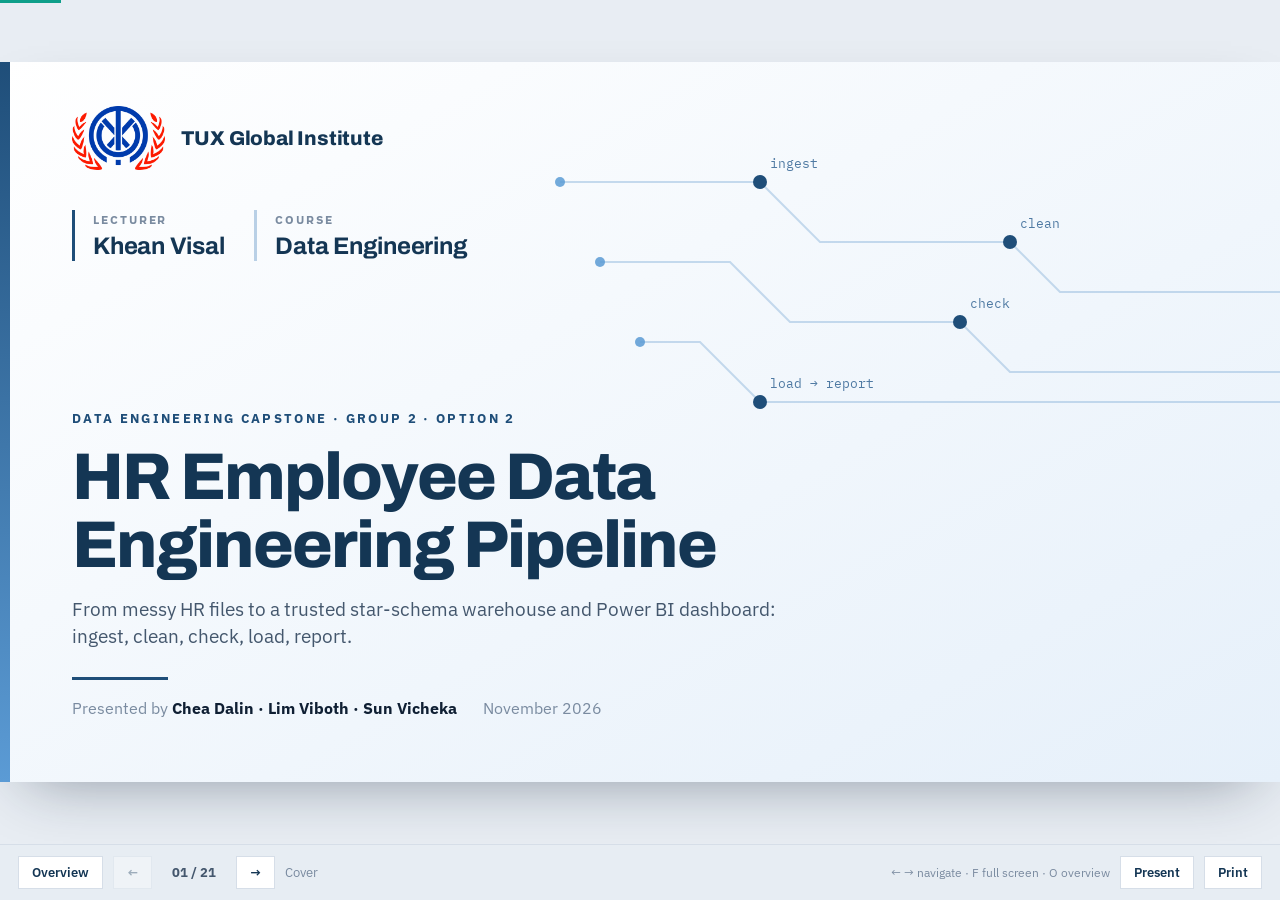
<file: deliverables/03_slide_presentation/index.html>
<!doctype html>
<html lang="en">
<head>
<meta charset="utf-8">
<meta name="viewport" content="width=device-width, initial-scale=1">
<title>HR Data Pipeline - Group 2</title>
<link rel="preconnect" href="https://fonts.googleapis.com">
<link rel="preconnect" href="https://fonts.gstatic.com" crossorigin>
<link href="https://fonts.googleapis.com/css2?family=Archivo:wght@600;700;800&family=IBM+Plex+Mono:wght@400;500&family=IBM+Plex+Sans:wght@400;500;600;700&display=swap" rel="stylesheet">
<link rel="stylesheet" href="styles.css">
</head>
<body>
<div id="prog"></div>
<div id="viewport"><div id="stage">
<svg width="0" height="0" style="position:absolute" aria-hidden="true">
  <symbol id="i-file" viewBox="0 0 24 24"><path d="M6 2h9l5 5v15H6z M15 2v5h5"/></symbol>
  <symbol id="i-db" viewBox="0 0 24 24"><ellipse cx="12" cy="5" rx="8" ry="3"/><path d="M4 5v14c0 1.7 3.6 3 8 3s8-1.3 8-3V5 M4 12c0 1.7 3.6 3 8 3s8-1.3 8-3"/></symbol>
  <symbol id="i-filter" viewBox="0 0 24 24"><path d="M3 4h18l-7 8v6l-4 2v-8z"/></symbol>
  <symbol id="i-check" viewBox="0 0 24 24"><circle cx="12" cy="12" r="9"/><path d="M8 12l3 3 5-6"/></symbol>
  <symbol id="i-chart" viewBox="0 0 24 24"><path d="M5 20V11 M11 20V5 M17 20v-7 M3 20h18"/></symbol>
  <symbol id="i-shield" viewBox="0 0 24 24"><path d="M12 2l8 3v6c0 5-3.5 9-8 11-4.5-2-8-6-8-11V5z M9 12l2 2 4-4"/></symbol>
  <symbol id="i-branch" viewBox="0 0 24 24"><circle cx="6" cy="5" r="2.5"/><circle cx="6" cy="19" r="2.5"/><circle cx="18" cy="7" r="2.5"/><path d="M6 7.5v9 M18 9.5c0 4-5 4.5-10.5 7.5"/></symbol>
  <symbol id="i-doc" viewBox="0 0 24 24"><path d="M6 2h9l5 5v15H6z M15 2v5h5 M9 12h7 M9 16h7"/></symbol>
  <symbol id="i-clock" viewBox="0 0 24 24"><circle cx="12" cy="12" r="9"/><path d="M12 7v5l3 2"/></symbol>
  <symbol id="i-users" viewBox="0 0 24 24"><circle cx="9" cy="8" r="3.5"/><path d="M2 20c0-3.9 3.1-7 7-7s7 3.1 7 7"/><circle cx="17" cy="9" r="2.5"/><path d="M17 13.5c2.8.3 5 2.8 5 6"/></symbol>
  <symbol id="i-lock" viewBox="0 0 24 24"><rect x="5" y="11" width="14" height="10" rx="1"/><path d="M8 11V7a4 4 0 0 1 8 0v4"/></symbol>
  <symbol id="i-cycle" viewBox="0 0 24 24"><path d="M20 12a8 8 0 1 1-2.3-5.7 M20 4v4h-4"/></symbol>
  <symbol id="i-warn" viewBox="0 0 24 24"><path d="M12 3l10 18H2z M12 10v5 M12 18v.5"/></symbol>
  <symbol id="i-key" viewBox="0 0 24 24"><circle cx="8" cy="15" r="4"/><path d="M11 12l9-9 M16 7l3 3 M14 9l2 2"/></symbol>
  <symbol id="i-table" viewBox="0 0 24 24"><rect x="3" y="4" width="18" height="16" rx="1"/><path d="M3 9h18 M3 14.5h18 M9 9v11"/></symbol>
  <symbol id="i-flag" viewBox="0 0 24 24"><path d="M5 21V4 M5 4h12l-2 4 2 4H5"/></symbol>
</svg>

<!-- 01 -->
<section class="slide cover" data-label="Cover">
  <svg class="cover-art" viewBox="0 0 1280 720" preserveAspectRatio="xMidYMid slice" aria-hidden="true">
    <defs>
      <linearGradient id="cg" x1="0" y1="0" x2="1" y2="1">
        <stop offset="0" stop-color="#ffffff"/><stop offset="1" stop-color="#e6f0fa"/>
      </linearGradient>
    </defs>
    <rect width="1280" height="720" fill="url(#cg)"/>
    <g fill="none" stroke="#9cbfe0" stroke-width="2" opacity=".55">
      <path d="M560 120 H760 L820 180 H1010 L1060 230 H1280"/>
      <path d="M600 200 H730 L790 260 H960 L1010 310 H1280"/>
      <path d="M640 280 H700 L760 340 H1280"/>
    </g>
    <g fill="#1f4e79"><circle cx="760" cy="120" r="7"/><circle cx="1010" cy="180" r="7"/><circle cx="960" cy="260" r="7"/><circle cx="760" cy="340" r="7"/></g>
    <g fill="#5b9bd5" opacity=".85"><circle cx="560" cy="120" r="5"/><circle cx="600" cy="200" r="5"/><circle cx="640" cy="280" r="5"/></g>
    <g font-family="IBM Plex Mono, monospace" font-size="13" fill="#4f7aa3">
      <text x="770" y="106">ingest</text><text x="1020" y="166">clean</text><text x="970" y="246">check</text><text x="770" y="326">load → report</text>
    </g>
  </svg>
  <div class="school"><img src="assets/logos/tux_global_institute.png" alt="TUX Global Institute logo"><div><b>TUX Global Institute</b></div></div>
  <dl class="cover-info">
    <div><dt>Lecturer</dt><dd>Khean Visal</dd></div>
    <div><dt>Course</dt><dd>Data Engineering</dd></div>
  </dl>
  <div class="cover-body">
    <div class="eyebrow">Data Engineering Capstone · Group 2 · Option 2</div>
    <h1>HR Employee Data<br>Engineering Pipeline</h1>
    <div class="sub">From messy HR files to a trusted star-schema warehouse and Power BI dashboard: ingest, clean, check, load, report.</div>
    <div class="rule"></div>
    <div class="cover-meta">
      <span>Presented by <b>Chea Dalin · Lim Viboth · Sun Vicheka</b></span>
      <span>November 2026</span>
    </div>
  </div>
</section>

<!-- 02 -->
<section class="slide" data-label="Team">
  <header class="shead"><span class="kicker">Group 2</span><h2>The team</h2></header>
  <div class="team">
    <div class="member">
      <figure class="slot photo cover-fit" data-slot="photo-dalin" title="Click to add photo"><img alt="Chea Dalin"><figcaption>CD</figcaption></figure>
      <h3>Chea Dalin</h3>
      <div class="role">Data and Quality</div>
      <ul>
        <li>Synthetic data generator with injected errors</li>
        <li>Raw data lake and data profiling</li>
        <li>Extract and clean code, quality checks</li>
        <li>Airflow DAG for extract, clean and checks</li>
      </ul>
    </div>
    <div class="member">
      <figure class="slot photo cover-fit" data-slot="photo-viboth" title="Click to add photo"><img alt="Lim Viboth"><figcaption>LV</figcaption></figure>
      <h3>Lim Viboth</h3>
      <div class="role">Warehouse and Airflow</div>
      <ul>
        <li>Docker, database and Airflow setup</li>
        <li>Star schema and CREATE TABLE scripts</li>
        <li>Snowflake connection and load step</li>
        <li>End-to-end Airflow pipeline</li>
      </ul>
    </div>
    <div class="member">
      <figure class="slot photo cover-fit" data-slot="photo-vicheka" title="Click to add photo"><img alt="Sun Vicheka"><figcaption>SV</figcaption></figure>
      <h3>Sun Vicheka</h3>
      <div class="role">Analytics and Documents</div>
      <ul>
        <li>GitHub repo, task board and README</li>
        <li>Data dictionary and governance document</li>
        <li>Power BI connection and dashboard</li>
        <li>Slides, video plan and submission</li>
      </ul>
    </div>
  </div>
  <div class="src">Roles and tracks: <code>README.md</code> (Team and Status sections). Click a circle to add a profile photo.</div>
</section>

<!-- 04 -->
<section class="slide divider" data-label="Part 01: Introduction and data pipeline">
  <div class="div-num">01</div>
  <div class="div-body">
    <div class="eyebrow">Part 01</div>
    <h2>Introduction and data pipeline</h2>
    <ul><li>The problem with the HR data</li><li>System architecture</li><li>Cleaning results</li><li>Quality checks and the Airflow DAG</li></ul>
  </div>
  <div class="div-speaker">
    <figure class="slot photo cover-fit big" data-slot="photo-dalin" title="Click to add photo"><img alt="Chea Dalin"><figcaption>CD</figcaption></figure>
    <span>Presented by</span><b>Chea Dalin</b>
  </div>
</section>

<!-- 05 -->
<section class="slide" data-label="The problem">
  <header class="shead"><span class="kicker">01 · Introduction</span><h2>HR numbers nobody can trust</h2><span class="speaker">Chea Dalin</span></header>
  <div class="cols c-3-2" style="gap:36px">
    <div>
      <div class="blk-h">What the raw attendance file really looks like</div>
      <figure class="slot shotbox" data-slot="cd-raw-attendance" data-src="assets/shots/cd_raw_attendance.png" style="height:250px"><img alt="Real screenshot: data/source/attendance.csv opened in Excel, with the bad rows visible (wrong dates, typos, check_out before check_in)"><figcaption><svg class="ico" aria-hidden="true" viewBox="0 0 24 24"><path d="M4 8h3l2-3h6l2 3h3v11H4z"/><circle cx="12" cy="13" r="3.5"/></svg><b>Real screenshot</b><span>data/source/attendance.csv opened in Excel, with the bad rows visible (wrong dates, typos, check_out before check_in)</span><i>save as assets/shots/cd_raw_attendance.png, or click to insert</i></figcaption></figure>
      <div class="chips"><span class="chip-l">One department, five spellings:</span><span class="chip bad">HR</span><span class="chip bad">H.R.</span><span class="chip bad">human resources</span><span class="chip bad">Human Resource</span><span class="chip ok">Human Resources</span></div>
    </div>
    <div class="statlist">
      <div class="stat-row"><svg class="ico" aria-hidden="true"><use href="#i-users"/></svg><span class="v bad">60</span><p>errors in <b>206</b> employee rows</p></div>
      <div class="stat-row"><svg class="ico" aria-hidden="true"><use href="#i-clock"/></svg><span class="v bad">237</span><p>errors in <b>13,040</b> attendance rows</p></div>
      <div class="stat-row"><svg class="ico" aria-hidden="true"><use href="#i-chart"/></svg><span class="v bad">53</span><p>errors in <b>410</b> performance rows</p></div>
      <div class="stat-row"><svg class="ico" aria-hidden="true"><use href="#i-lock"/></svg><span class="v">0</span><p>personal columns: the data is <b>synthetic</b></p></div>
    </div>
  </div>
  <div class="band">Goal: <b>join the three datasets, fix or reject every bad row with a reason, and report only on clean data.</b></div>
  <div class="src">Rows: real examples from <code>data/source/</code> and <code>data/rejects/</code>. Error counts: <code>data/source/injected_errors.json</code> (seed 42).</div>
</section>

<!-- 06 -->
<section class="slide" data-label="Architecture">
  <header class="shead"><span class="kicker">01 · Introduction</span><h2>End-to-end system architecture</h2><span class="speaker">Chea Dalin</span></header>
  <svg class="diagram" viewBox="0 0 1152 470" role="img" aria-label="Pipeline architecture from source files to Power BI">
    <defs>
      <marker id="ar" viewBox="0 0 10 10" refX="9" refY="5" markerWidth="7" markerHeight="7" orient="auto"><path d="M0 0L10 5L0 10z" fill="#44576d"/></marker>
    </defs>
    <!-- Airflow band -->
    <rect x="186" y="12" width="580" height="62" fill="#e7f2fd" stroke="#017CEE" stroke-dasharray="5 4"/>
    <image href="assets/logos/apacheairflow.svg" x="202" y="25" width="36" height="36"/>
    <text x="250" y="40" font-size="16" font-weight="700" fill="#0f1f33">Apache Airflow orchestrates</text>
    <text x="250" y="60" font-size="13" fill="#44576d">DAG hr_pipeline_extract_clean: ingest → clean ×3 → quality_checks</text>
    <path d="M476 74 V128" stroke="#017CEE" stroke-dasharray="4 4" fill="none"/>

    <!-- main boxes -->
    <g font-size="15">
      <rect x="0" y="130" width="160" height="110" fill="#f6f9fc" stroke="#d6dee8"/>
      <image href="assets/logos/python.svg" x="12" y="142" width="26" height="26"/>
      <text x="46" y="161" font-weight="700" fill="#0f1f33">Source files</text>
      <text x="12" y="190" font-size="12" fill="#44576d">employees.xlsx</text>
      <text x="12" y="207" font-size="12" fill="#44576d">attendance.csv</text>
      <text x="12" y="224" font-size="12" fill="#44576d">performance.csv</text>

      <rect x="196" y="130" width="160" height="110" fill="#f6f9fc" stroke="#d6dee8"/>
      <text x="208" y="161" font-weight="700" fill="#0f1f33">Raw data lake</text>
      <text x="208" y="190" font-size="12" fill="#44576d">data/raw/&lt;dataset&gt;/</text>
      <text x="208" y="207" font-size="12" fill="#44576d">&lt;run date&gt;/</text>
      <text x="208" y="224" font-size="12" fill="#44576d">read-only copy</text>

      <rect x="392" y="130" width="170" height="110" fill="#f6f9fc" stroke="#1f4e79" stroke-width="2"/>
      <image href="assets/logos/pandas.svg" x="404" y="142" width="26" height="26"/>
      <text x="438" y="161" font-weight="700" fill="#0f1f33">Clean + validate</text>
      <text x="404" y="190" font-size="12" fill="#44576d">src/extract_clean.py</text>
      <text x="404" y="207" font-size="12" fill="#44576d">fix or reject each row</text>
      <text x="404" y="224" font-size="12" fill="#44576d">with a reason</text>

      <rect x="598" y="130" width="168" height="110" fill="#f6f9fc" stroke="#d6dee8"/>
      <text x="610" y="161" font-weight="700" fill="#0f1f33">Quality checks</text>
      <text x="610" y="190" font-size="12" fill="#44576d">src/quality_checks.py</text>
      <text x="610" y="207" font-size="12" fill="#128a52" font-weight="700">19 PASS · 1 WARN · 0 FAIL</text>
      <text x="610" y="224" font-size="12" fill="#44576d">FAIL stops the run</text>

      <rect x="802" y="130" width="176" height="110" fill="#eaf8fd" stroke="#29B5E8" stroke-width="2"/>
      <image href="assets/logos/snowflake.svg" x="814" y="142" width="26" height="26"/>
      <text x="848" y="161" font-weight="700" fill="#0f1f33">Snowflake</text>
      <text x="814" y="190" font-size="12" fill="#44576d">HR_DB.ANALYTICS</text>
      <text x="814" y="207" font-size="12" fill="#44576d">star schema</text>
      <text x="814" y="224" font-size="12" fill="#44576d">2 facts · 4 dimensions</text>

      <rect x="1014" y="130" width="138" height="110" fill="#fff8e6" stroke="#d9a400" stroke-width="2"/>
      <image href="assets/logos/powerbi.svg" x="1026" y="142" width="26" height="26"/><text x="1058" y="161" font-weight="700" fill="#0f1f33">Power BI</text>
      <text x="1026" y="190" font-size="12" fill="#44576d">4 report pages</text>
      <text x="1026" y="207" font-size="12" fill="#44576d">read-only role</text>
      <text x="1026" y="224" font-size="12" fill="#44576d">HR_ANALYST</text>
    </g>
    <g stroke="#44576d" stroke-width="2" fill="none" marker-end="url(#ar)">
      <path d="M160 185 H192"/><path d="M356 185 H388"/><path d="M562 185 H594"/><path d="M766 185 H798"/><path d="M978 185 H1010"/>
    </g>
    <text x="771" y="176" font-size="11" fill="#44576d">load</text>

    <!-- outputs of cleaning -->
    <path d="M477 240 V290" stroke="#44576d" stroke-width="2" fill="none" marker-end="url(#ar)"/>
    <g font-size="13">
      <rect x="300" y="294" width="120" height="44" fill="#dff3e8"/><text x="312" y="321" fill="#128a52" font-weight="700">data/clean</text>
      <rect x="430" y="294" width="120" height="44" fill="#fdecec"/><text x="442" y="321" fill="#c62828" font-weight="700">data/rejects</text>
      <rect x="560" y="294" width="120" height="44" fill="#eceff3"/><text x="572" y="321" fill="#44576d" font-weight="700">data/logs</text>
    </g>

    <!-- docker band -->
    <rect x="0" y="380" width="766" height="66" fill="#eaf4fd" stroke="#2496ED" stroke-dasharray="5 4"/>
    <image href="assets/logos/docker.svg" x="14" y="394" width="38" height="38"/>
    <text x="64" y="408" font-size="16" font-weight="700" fill="#0f1f33">Docker Compose</text>
    <text x="64" y="430" font-size="13" fill="#44576d">Airflow (standalone) + MySQL 8.0 containers · ports bound to 127.0.0.1 only</text>
    <image href="assets/logos/mysql.svg" x="712" y="392" width="40" height="40"/>
    <text x="802" y="420" font-size="13" fill="#7a8ba0">Cloud: Snowflake account</text>
  </svg>
  <div class="src">Sources: <code>README.md</code> architecture diagram, <code>docker-compose.yml</code>, <code>sql/create_star_schema.sql</code>, <code>data/logs/quality_report.json</code>.</div>
</section>

<!-- 07 -->
<section class="slide" data-label="Cleaning results">
  <header class="shead"><span class="kicker">01 · Data pipeline</span><h2>Cleaning results, latest run</h2><span class="speaker">Chea Dalin</span></header>
  <div class="cols shotcols">
    <div>
      <table class="t" style="margin-bottom:18px">
    <tr><th>Dataset</th><th class="num">Rows in</th><th class="num">Exact duplicates dropped</th><th class="num">Rejected</th><th class="num">Rows out</th><th class="num">Kept</th></tr>
    <tr><td>Employees</td><td class="num">206</td><td class="num">3</td><td class="num">3</td><td class="num">200</td><td class="num">97.1%</td></tr>
    <tr><td>Attendance</td><td class="num">13,040</td><td class="num">40</td><td class="num">83</td><td class="num">12,917</td><td class="num">99.1%</td></tr>
    <tr><td>Performance</td><td class="num">410</td><td class="num">10</td><td class="num">28</td><td class="num">372</td><td class="num">90.7%</td></tr>
    <tr class="total"><td>Total</td><td class="num">13,656</td><td class="num">53</td><td class="num">114</td><td class="num">13,489</td><td class="num">98.8%</td></tr>
  </table>
      <div class="cards c2 compact">
    <div class="card"><span class="k">Fixed, not rejected</span><span class="v">50</span><p>attendance dates converted to YYYY-MM-DD</p></div>
    <div class="card"><span class="k">Fixed, not rejected</span><span class="v">24</span><p>department labels mapped to the official list</p></div>
    <div class="card"><span class="k">Fixed, not rejected</span><span class="v">49</span><p>status labels corrected (34 attendance, 15 performance)</p></div>
    <div class="card warn"><span class="k">Kept, flagged</span><span class="v">32</span><p>Present/Late rows with no check_in</p></div>
  </div>
    </div>
    <figure class="slot shotbox" data-slot="cd-cleaning-run" data-src="assets/shots/cd_cleaning_run.png" style="height:470px"><img alt="Real screenshot: the cleaning run: terminal or Airflow task log, or data/logs/attendance_cleaning_log.json"><figcaption><svg class="ico" aria-hidden="true" viewBox="0 0 24 24"><path d="M4 8h3l2-3h6l2 3h3v11H4z"/><circle cx="12" cy="13" r="3.5"/></svg><b>Real screenshot</b><span>the cleaning run: terminal or Airflow task log, or data/logs/attendance_cleaning_log.json</span><i>save as assets/shots/cd_cleaning_run.png, or click to insert</i></figcaption></figure>
  </div>
  <div class="src">Source: <code>data/logs/*_cleaning_log.json</code>, run of 8 Nov 2026.</div>
</section>

<!-- 09 -->
<section class="slide" data-label="Quality checks">
  <header class="shead"><span class="kicker">01 · Data pipeline</span><h2>20 automated quality checks</h2><span class="speaker">Chea Dalin</span></header>
  <div class="cols shotcols">
    <div>
      <div class="cards c3 compact" style="margin-bottom:18px">
    <div class="card good"><span class="k">Pass</span><span class="v">19</span><p>checks passed on the clean data</p></div>
    <div class="card warn"><span class="k">Warn</span><span class="v">1</span><p>32 Present/Late rows with no check_in. Kept and logged.</p></div>
    <div class="card"><span class="k">Fail</span><span class="v">0</span><p>Any FAIL fails the Airflow task and blocks the run.</p></div>
  </div>
      <div class="cols c-2" style="gap:20px">
    <table class="t">
      <tr><th>Employees (200 rows)</th></tr>
      <tr><td>employee_id filled in and unique</td></tr>
      <tr><td>department in the official list</td></tr>
      <tr><td>hire_date valid and not in the future</td></tr>
      <tr><th style="padding-top:16px">Performance (372 rows)</th></tr>
      <tr><td>score filled in, between 1 and 5</td></tr>
      <tr><td>one review per employee per period</td></tr>
    </table>
    <table class="t">
      <tr><th>Attendance (12,917 rows)</th></tr>
      <tr><td>attendance_id unique; employee exists</td></tr>
      <tr><td>status is Present, Absent, Late or Leave</td></tr>
      <tr><td>hours_worked between 0 and 24</td></tr>
      <tr><td>check_out not before check_in</td></tr>
      <tr><td>one row per employee per day</td></tr>
    </table>
  </div>
    </div>
    <figure class="slot shotbox" data-slot="cd-quality-report" data-src="assets/shots/cd_quality_report.png" style="height:470px"><img alt="Real screenshot: the quality_checks task log in Airflow, or data/logs/quality_report.json (19 PASS · 1 WARN · 0 FAIL)"><figcaption><svg class="ico" aria-hidden="true" viewBox="0 0 24 24"><path d="M4 8h3l2-3h6l2 3h3v11H4z"/><circle cx="12" cy="13" r="3.5"/></svg><b>Real screenshot</b><span>the quality_checks task log in Airflow, or data/logs/quality_report.json (19 PASS · 1 WARN · 0 FAIL)</span><i>save as assets/shots/cd_quality_report.png, or click to insert</i></figcaption></figure>
  </div>
  <div class="src">Source: <code>data/logs/quality_report.json</code> (run 2026-11-08 19:41), <code>src/quality_checks.py</code>.</div>
</section>

<!-- 10 -->
<section class="slide" data-label="Airflow DAG">
  <header class="shead"><span class="kicker">01 · Data pipeline</span><h2>The Airflow DAG</h2><span class="speaker">Chea Dalin</span></header>
  <figure class="slot shotbox" data-slot="cd-airflow-graph" data-src="assets/shots/cd_airflow_graph.png" style="height:330px"><img alt="Real screenshot: Airflow UI at localhost:8080: Graph view of hr_pipeline_extract_clean after a green run"><figcaption><svg class="ico" aria-hidden="true" viewBox="0 0 24 24"><path d="M4 8h3l2-3h6l2 3h3v11H4z"/><circle cx="12" cy="13" r="3.5"/></svg><b>Real screenshot</b><span>Airflow UI at localhost:8080: Graph view of hr_pipeline_extract_clean after a green run</span><i>save as assets/shots/cd_airflow_graph.png, or click to insert</i></figcaption></figure>
  <div class="cards c3" style="margin-top:20px">
    <div class="card"><h3>Manual trigger</h3><p><code>schedule=None</code>, start date 2026-11-01, no catch-up of missed runs.</p></div>
    <div class="card"><h3>Parallel cleaning</h3><p>The three datasets are cleaned in parallel after the raw copy.</p></div>
    <div class="card good"><h3>Quality gate</h3><p>A FAIL raises an error, so the task turns red and the run stops.</p></div>
  </div>
  <div class="src">Source: <code>dag/hr_pipeline_dag.py</code> (DAG <code>hr_pipeline_extract_clean</code>). Load task names from the README plan.</div>
</section>

<!-- 11 -->
<section class="slide divider" data-label="Part 02: Warehouse and infrastructure">
  <div class="div-num">02</div>
  <div class="div-body">
    <div class="eyebrow">Part 02</div>
    <h2>Warehouse and infrastructure</h2>
    <ul><li>Local platform with Docker Compose</li><li>Configuration and Snowflake connection</li><li>Star schema, facts and load order</li></ul>
  </div>
  <div class="div-speaker">
    <figure class="slot photo cover-fit big" data-slot="photo-viboth" title="Click to add photo"><img alt="Lim Viboth"><figcaption>LV</figcaption></figure>
    <span>Presented by</span><b>Lim Viboth</b>
  </div>
</section>

<!-- 20 -->
<section class="slide" data-label="Docker Compose setup">
  <header class="shead"><span class="kicker">02 · Warehouse</span><h2>Local platform with Docker Compose</h2><span class="speaker">Lim Viboth</span></header>
  <figure class="slot shotbox" data-slot="lv-docker-running" data-src="assets/shots/lv_docker_running.png" style="height:330px"><img alt="Docker Desktop: the airflow Compose stack running with airflow-worker, triggerer, webserver, scheduler, redis and postgres"><figcaption><svg class="ico" aria-hidden="true" viewBox="0 0 24 24"><path d="M4 8h3l2-3h6l2 3h3v11H4z"/><circle cx="12" cy="13" r="3.5"/></svg><b>Real screenshot</b><span>Docker Desktop: the airflow Compose stack running (worker, triggerer, webserver, scheduler, redis, postgres)</span><i>save as assets/shots/lv_docker_running.png, or click to insert</i></figcaption></figure>
  <div class="cards c4" style="margin-top:20px">
    <div class="card"><span class="step-n">1</span><p><code>cp .env.example .env</code> and fill in the values</p></div>
    <div class="card"><span class="step-n">2</span><p><code>docker compose up -d</code></p></div>
    <div class="card"><span class="step-n">3</span><p>Open <code>localhost:8080</code>; admin password in <code>docker compose logs airflow</code></p></div>
    <div class="card"><span class="step-n">4</span><p>Trigger <code>hr_pipeline_extract_clean</code> by hand</p></div>
  </div>
  <div class="src">Source: <code>docker-compose.yml</code>, <code>.env.example</code>, <code>README.md</code> (Quick start).</div>
</section>

<!-- 21 -->
<section class="slide" data-label="Configuration and connection">
  <header class="shead"><span class="kicker">02 · Warehouse</span><h2>Configuration and the Snowflake connection</h2><span class="speaker">Lim Viboth</span></header>
  <div class="cols c-2">
    <div>
      <div class="blk-h">.env: one file, never committed</div>
      <table class="t">
        <tr><th>Group</th><th>Variables</th></tr>
        <tr><td>Airflow</td><td><code>AIRFLOW_IMAGE_NAME</code>, <code>AIRFLOW_UID</code></td></tr>
        <tr><td>MySQL</td><td><code>MYSQL_HOST</code>, <code>PORT</code>, <code>USER</code>, <code>PASSWORD</code>, <code>DATABASE</code></td></tr>
        <tr><td>Snowflake</td><td><code>SNOWFLAKE_ACCOUNT</code>, <code>USER</code>, <code>PASSWORD</code>, <code>WAREHOUSE</code>, <code>DATABASE</code>, <code>ROLE</code></td></tr>
      </table>
      <div class="cards" style="margin-top:18px">
        <div class="card acc"><svg class="ico" aria-hidden="true"><use href="#i-key"/></svg><h3>Secrets stay out of git</h3><p><code>.env.example</code> holds only the names; <code>.gitignore</code> keeps <code>.env</code> out of the repo. Compose passes the values to the Airflow container.</p></div>
      </div>
    </div>
    <div>
      <div class="blk-h">The Snowflake variables</div>
<figure class="slot shotbox" data-slot="lv-snowflake-connection" data-src="assets/shots/lv_snowflake_connection.png" style="height:270px"><img alt=".env template with the six SNOWFLAKE_ variables: account, user, password, warehouse, database and role"><figcaption><svg class="ico" aria-hidden="true" viewBox="0 0 24 24"><path d="M4 8h3l2-3h6l2 3h3v11H4z"/><circle cx="12" cy="13" r="3.5"/></svg><b>Real screenshot</b><span>.env template with the six SNOWFLAKE_ variables: account, user, password, warehouse, database, role</span><i>save as assets/shots/lv_snowflake_connection.png, or click to insert</i></figcaption></figure>
      <p class="note" style="margin-top:12px">Defaults apply only when a variable is missing; real values come from <code>.env</code>. Governance proposes a dedicated loader role instead of <code>SYSADMIN</code>.</p>
    </div>
  </div>
  <div class="src">Source: <code>.env.example</code>, <code>dag/hr_pipeline.py</code> (simplified), <code>deliverables/01_documentation/governance.md</code> section 4.</div>
</section>

<!-- 22 -->
<section class="slide" data-label="Star schema">
  <header class="shead"><span class="kicker">02 · Warehouse</span><h2>Star schema: ANALYTICS</h2><span class="speaker">Lim Viboth</span></header>
  <div class="cols shotcols star">
    <svg class="diagram" viewBox="0 0 1152 470" role="img" aria-label="Star schema with two fact tables and four dimensions">
    <g stroke="#7a8ba0" stroke-width="2">
      <path d="M396 175 L506 95"/><path d="M756 175 L646 95"/>
      <path d="M396 300 L506 370"/><path d="M756 300 L646 370"/>
      <path d="M256 238 H216"/><path d="M896 238 H936"/>
    </g>
    <g font-size="13">
      <!-- facts -->
      <rect x="256" y="150" width="240" height="176" fill="#143654"/>
      <text x="272" y="176" font-size="16" font-weight="700" fill="#fff">fact_attendance</text>
      <text x="272" y="198" fill="#9fd4ff">one row per employee per day</text>
      <text x="272" y="226" fill="#d6e4f2">attendance_id (PK)</text>
      <text x="272" y="246" fill="#d6e4f2">date_key · employee_key</text>
      <text x="272" y="266" fill="#d6e4f2">attendance_status_key</text>
      <text x="272" y="286" fill="#d6e4f2">check_in · check_out</text>
      <text x="272" y="306" fill="#d6e4f2">hours_worked</text>

      <rect x="656" y="150" width="240" height="176" fill="#143654"/>
      <text x="672" y="176" font-size="16" font-weight="700" fill="#fff">fact_performance</text>
      <text x="672" y="198" fill="#9fd4ff">one row per employee per half-year</text>
      <text x="672" y="226" fill="#d6e4f2">employee_key (PK)</text>
      <text x="672" y="246" fill="#d6e4f2">review_period_key (PK)</text>
      <text x="672" y="266" fill="#d6e4f2">review_date_key</text>
      <text x="672" y="286" fill="#d6e4f2">score</text>
      <text x="672" y="306" fill="#d6e4f2">reviewer_status</text>

      <!-- dims -->
      <rect x="456" y="10" width="240" height="90" fill="#e3edf7" stroke="#1f4e79"/>
      <text x="472" y="36" font-size="15" font-weight="700" fill="#0f1f33">dim_date</text>
      <text x="472" y="58" fill="#44576d">date_key YYYYMMDD</text>
      <text x="472" y="78" fill="#44576d">month, quarter, half_year, weekend</text>

      <rect x="456" y="370" width="240" height="90" fill="#e3edf7" stroke="#1f4e79"/>
      <text x="472" y="396" font-size="15" font-weight="700" fill="#0f1f33">dim_employee</text>
      <text x="472" y="418" fill="#44576d">department, division, job_title</text>
      <text x="472" y="438" fill="#44576d">salary_band, status, hire_date</text>

      <rect x="0" y="193" width="216" height="90" fill="#e3edf7" stroke="#1f4e79"/>
      <text x="14" y="219" font-size="15" font-weight="700" fill="#0f1f33">dim_attendance_status</text>
      <text x="14" y="241" fill="#44576d">Present, Late, Absent, Leave</text>
      <text x="14" y="261" fill="#44576d">is_worked_day</text>

      <rect x="936" y="193" width="216" height="90" fill="#e3edf7" stroke="#1f4e79"/>
      <text x="950" y="219" font-size="15" font-weight="700" fill="#0f1f33">dim_review_period</text>
      <text x="950" y="241" fill="#44576d">2025-H2, 2026-H1</text>
      <text x="950" y="261" fill="#44576d">year, half</text>
    </g>
  </svg>
    <figure class="slot shotbox" data-slot="lv-snowflake-schema" data-src="assets/shots/lv_snowflake_schema.png" style="height:440px"><img alt="Snowflake object browser: HR_DB.ANALYTICS with 9 tables, the DIM_ and FACT_ star-schema tables plus STG_ staging tables"><figcaption><svg class="ico" aria-hidden="true" viewBox="0 0 24 24"><path d="M4 8h3l2-3h6l2 3h3v11H4z"/><circle cx="12" cy="13" r="3.5"/></svg><b>Real screenshot</b><span>Snowflake object browser: the 9 tables in HR_DB.ANALYTICS</span><i>save as assets/shots/lv_snowflake_schema.png, or click to insert</i></figcaption></figure>
  </div>
  <div class="src">Source: <code>sql/create_star_schema.sql</code>; Snowflake object browser. <code>HR_DB.ANALYTICS</code> holds 9 tables: the 6 star-schema tables above plus <code>STG_*</code> staging tables. No personal columns are defined, so reports go no deeper than <code>employee_id</code>.</div>
</section>

<!-- 24 -->
<section class="slide" data-label="Fact tables and loading">
  <header class="shead"><span class="kicker">02 · Warehouse</span><h2>Fact tables and load order</h2><span class="speaker">Lim Viboth</span></header>
  <div class="cols shotcols">
    <div class="facts">
      <table class="t compact">
      <tr><th>fact_attendance</th><th>From the clean layer</th></tr>
      <tr><td>Grain</td><td>one employee, one day · 12,917 rows</td></tr>
      <tr><td><code>date_key</code></td><td><code>attendance_date</code> as YYYYMMDD</td></tr>
      <tr><td><code>employee_key</code></td><td>looked up by <code>employee_id</code></td></tr>
      <tr><td><code>attendance_status_key</code></td><td><code>status</code> → 1-4</td></tr>
      <tr><td><code>hours_worked</code></td><td>NUMBER(4,2), not null</td></tr>
    </table>
      <table class="t compact">
      <tr><th>fact_performance</th><th>From the clean layer</th></tr>
      <tr><td>Grain</td><td>one employee, one period · 372 rows</td></tr>
      <tr><td>Primary key</td><td>(<code>employee_key</code>, <code>review_period_key</code>)</td></tr>
      <tr><td><code>review_period_key</code></td><td><code>review_period</code> → 1-2</td></tr>
      <tr><td><code>review_date_key</code></td><td><code>review_date</code> as YYYYMMDD</td></tr>
      <tr><td><code>score</code>, <code>reviewer_status</code></td><td>as cleaned</td></tr>
    </table>
      <p class="loadorder"><b>Load order:</b> seed lookups → <code>dim_date</code>, <code>dim_employee</code> → facts → Power BI. Dimensions first, so every foreign key resolves.</p>
    </div>
    <figure class="slot shotbox" data-slot="lv-fact-counts" data-src="assets/shots/lv_fact_counts.png" style="height:470px"><img alt="Snowflake worksheet: SELECT COUNT(*) FROM FACT_ATTENDANCE returns 12917"><figcaption><svg class="ico" aria-hidden="true" viewBox="0 0 24 24"><path d="M4 8h3l2-3h6l2 3h3v11H4z"/><circle cx="12" cy="13" r="3.5"/></svg><b>Real screenshot</b><span>Snowflake worksheet: SELECT COUNT(*) FROM FACT_ATTENDANCE returns 12917</span><i>save as assets/shots/lv_fact_counts.png, or click to insert</i></figcaption></figure>
  </div>
  <div class="src">Source: <code>sql/create_star_schema.sql</code>, <code>deliverables/01_documentation/data_dictionary.md</code>; rows from <code>data/clean/</code>; order from the README plan (load_dimensions, then load_facts).</div>
</section>

<!-- 26 -->
<section class="slide divider" data-label="Part 03: Methodology and results">
  <div class="div-num">03</div>
  <div class="div-body">
    <div class="eyebrow">Part 03</div>
    <h2>Methodology and results</h2>
    <ul><li>How we worked and governance</li><li>KPI definitions</li><li>Power BI dashboard and live demo</li><li>Next steps</li></ul>
  </div>
  <div class="div-speaker">
    <figure class="slot photo cover-fit big" data-slot="photo-vicheka" title="Click to add photo"><img alt="Sun Vicheka"><figcaption>SV</figcaption></figure>
    <span>Presented by</span><b>Sun Vicheka</b>
  </div>
</section>

<!-- 13 -->
<section class="slide" data-label="How we worked">
  <header class="shead"><span class="kicker">03 · Methodology</span><h2>How we worked: branch, review, merge</h2><span class="speaker">Sun Vicheka</span></header>
  <svg class="diagram" viewBox="0 0 1152 288" role="img" aria-label="Git history 4 to 9 Nov: seven feature branches merged into dev by pull request, dev merged into main by pull request">
  <g>
  <text x="89.0" y="13" font-size="11" font-weight="700" letter-spacing=".1em" text-anchor="middle" fill="#7a8ba0">4 NOV</text>
  <path d="M75.0 24 H103.0" stroke="#c5d0dc" stroke-width="2"/>
  <text x="248.0" y="13" font-size="11" font-weight="700" letter-spacing=".1em" text-anchor="middle" fill="#7a8ba0">5 NOV</text>
  <path d="M113.0 24 H383.0" stroke="#c5d0dc" stroke-width="2"/>
  <text x="400.0" y="13" font-size="11" font-weight="700" letter-spacing=".1em" text-anchor="middle" fill="#7a8ba0">6 NOV</text>
  <path d="M393.0 24 H407.0" stroke="#c5d0dc" stroke-width="2"/>
  <text x="488.0" y="13" font-size="11" font-weight="700" letter-spacing=".1em" text-anchor="middle" fill="#7a8ba0">7 NOV</text>
  <path d="M417.0 24 H559.0" stroke="#c5d0dc" stroke-width="2"/>
  <text x="792.0" y="13" font-size="11" font-weight="700" letter-spacing=".1em" text-anchor="middle" fill="#7a8ba0">8 NOV</text>
  <path d="M569.0 24 H1015.0" stroke="#c5d0dc" stroke-width="2"/>
  <text x="1086.0" y="13" font-size="11" font-weight="700" letter-spacing=".1em" text-anchor="middle" fill="#7a8ba0">9 NOV</text>
  <path d="M1025.0 24 H1147.0" stroke="#c5d0dc" stroke-width="2"/>
  </g>
  <g font-size="13" font-weight="700"><text x="0" y="70" fill="#0f1f33">main</text><text x="0" y="142" fill="#6b7d92">dev</text><text x="0" y="212" fill="#7a8ba0" font-weight="600">feature/</text></g>
  <path d="M70 138 H1152" stroke="#a9b8c8" stroke-width="4" stroke-linecap="round"/>
  <path d="M70 66 H1152" stroke="#0f1f33" stroke-width="5" stroke-linecap="round"/>
  <path d="M96.0 138 V66" stroke="#0f1f33" stroke-width="2" stroke-dasharray="4 4"/>
  <path d="M120.0 138 V186 Q120.0 208 142.0 208 H202.0 Q224.0 208 224.0 186 V138" stroke="#0e9f8a" stroke-width="3" fill="none" stroke-linejoin="round"/>
  <path d="M248.0 138 V66" stroke="#0f1f33" stroke-width="2" stroke-dasharray="4 4"/>
  <path d="M272.0 138 V186 Q272.0 208 294.0 208 H354.0 Q376.0 208 376.0 186 V138" stroke="#8a4fc7" stroke-width="3" fill="none" stroke-linejoin="round"/>
  <path d="M354.0 208 H378.0 Q400.0 208 400.0 186 V66" stroke="#8a4fc7" stroke-width="3" fill="none"/>
  <path d="M424.0 138 V186 Q424.0 208 446.0 208 H506.0 Q528.0 208 528.0 186 V138" stroke="#0e9f8a" stroke-width="3" fill="none" stroke-linejoin="round"/>
  <path d="M552.0 138 V66" stroke="#0f1f33" stroke-width="2" stroke-dasharray="4 4"/>
  <path d="M576.0 138 V186 Q576.0 208 598.0 208 H658.0 Q680.0 208 680.0 186 V138" stroke="#0e9f8a" stroke-width="3" fill="none" stroke-linejoin="round"/>
  <path d="M704.0 138 V66" stroke="#0f1f33" stroke-width="2" stroke-dasharray="4 4"/>
  <path d="M728.0 138 V186 Q728.0 208 750.0 208 H810.0 Q832.0 208 832.0 186 V138" stroke="#0e9f8a" stroke-width="3" fill="none" stroke-linejoin="round"/>
  <path d="M856.0 138 V66" stroke="#0f1f33" stroke-width="2" stroke-dasharray="4 4"/>
  <path d="M880.0 138 V186 Q880.0 208 902.0 208 H962.0 Q984.0 208 984.0 186 V138" stroke="#0e9f8a" stroke-width="3" fill="none" stroke-linejoin="round"/>
  <path d="M1008.0 138 V66" stroke="#0f1f33" stroke-width="2" stroke-dasharray="4 4"/>
  <path d="M1032.0 138 V186 Q1032.0 208 1054.0 208 H1114.0 Q1136.0 208 1136.0 186 V66" stroke="#1f4e79" stroke-width="3" fill="none" stroke-linejoin="round"/>
  <circle cx="96.0" cy="138" r="4.5" fill="#0f1f33"/>
  <circle cx="120.0" cy="138" r="4" fill="#0e9f8a"/>
  <circle cx="224.0" cy="138" r="6.5" fill="#0e9f8a" stroke="#fff" stroke-width="2"/>
  <circle cx="165.0" cy="208" r="5" fill="#fff" stroke="#0e9f8a" stroke-width="2.5"/>
  <circle cx="179.0" cy="208" r="5" fill="#fff" stroke="#0e9f8a" stroke-width="2.5"/>
  <text x="172.0" y="236" font-size="12" text-anchor="middle" fill="#2c3e55">member-a-data-quality</text>
  <text x="172.0" y="252" font-size="11" font-weight="700" text-anchor="middle" fill="#0e9f8a">PR #2</text>
  <circle cx="248.0" cy="138" r="4.5" fill="#0f1f33"/>
  <circle cx="272.0" cy="138" r="4" fill="#8a4fc7"/>
  <circle cx="376.0" cy="138" r="6.5" fill="#8a4fc7" stroke="#fff" stroke-width="2"/>
  <circle cx="317.0" cy="208" r="5" fill="#fff" stroke="#8a4fc7" stroke-width="2.5"/>
  <circle cx="331.0" cy="208" r="5" fill="#fff" stroke="#8a4fc7" stroke-width="2.5"/>
  <text x="324.0" y="236" font-size="12" text-anchor="middle" fill="#2c3e55">database-schema</text>
  <text x="324.0" y="252" font-size="11" font-weight="700" text-anchor="middle" fill="#8a4fc7">PR #5 · #6</text>
  <circle cx="424.0" cy="138" r="4" fill="#0e9f8a"/>
  <circle cx="528.0" cy="138" r="6.5" fill="#0e9f8a" stroke="#fff" stroke-width="2"/>
  <circle cx="462.0" cy="208" r="5" fill="#fff" stroke="#0e9f8a" stroke-width="2.5"/>
  <circle cx="476.0" cy="208" r="5" fill="#fff" stroke="#0e9f8a" stroke-width="2.5"/>
  <circle cx="490.0" cy="208" r="5" fill="#fff" stroke="#0e9f8a" stroke-width="2.5"/>
  <text x="476.0" y="236" font-size="12" text-anchor="middle" fill="#2c3e55">cleaning-code</text>
  <text x="476.0" y="252" font-size="11" font-weight="700" text-anchor="middle" fill="#0e9f8a">PR #8</text>
  <circle cx="552.0" cy="138" r="4.5" fill="#0f1f33"/>
  <circle cx="576.0" cy="138" r="4" fill="#0e9f8a"/>
  <circle cx="680.0" cy="138" r="6.5" fill="#0e9f8a" stroke="#fff" stroke-width="2"/>
  <circle cx="628.0" cy="208" r="5" fill="#fff" stroke="#0e9f8a" stroke-width="2.5"/>
  <text x="628.0" y="236" font-size="12" text-anchor="middle" fill="#2c3e55">airflow-dag</text>
  <text x="628.0" y="252" font-size="11" font-weight="700" text-anchor="middle" fill="#0e9f8a">PR #10</text>
  <circle cx="704.0" cy="138" r="4.5" fill="#0f1f33"/>
  <circle cx="728.0" cy="138" r="4" fill="#0e9f8a"/>
  <circle cx="832.0" cy="138" r="6.5" fill="#0e9f8a" stroke="#fff" stroke-width="2"/>
  <circle cx="780.0" cy="208" r="5" fill="#fff" stroke="#0e9f8a" stroke-width="2.5"/>
  <text x="780.0" y="236" font-size="12" text-anchor="middle" fill="#2c3e55">quality-checks</text>
  <text x="780.0" y="252" font-size="11" font-weight="700" text-anchor="middle" fill="#0e9f8a">PR #12</text>
  <circle cx="856.0" cy="138" r="4.5" fill="#0f1f33"/>
  <circle cx="880.0" cy="138" r="4" fill="#0e9f8a"/>
  <circle cx="984.0" cy="138" r="6.5" fill="#0e9f8a" stroke="#fff" stroke-width="2"/>
  <circle cx="932.0" cy="208" r="5" fill="#fff" stroke="#0e9f8a" stroke-width="2.5"/>
  <text x="932.0" y="236" font-size="12" text-anchor="middle" fill="#2c3e55">dag-quality-task</text>
  <text x="932.0" y="252" font-size="11" font-weight="700" text-anchor="middle" fill="#0e9f8a">PR #14</text>
  <circle cx="1008.0" cy="138" r="4.5" fill="#0f1f33"/>
  <circle cx="1032.0" cy="138" r="4" fill="#1f4e79"/>
  <circle cx="1063.0" cy="208" r="5" fill="#fff" stroke="#1f4e79" stroke-width="2.5"/>
  <circle cx="1077.0" cy="208" r="5" fill="#fff" stroke="#1f4e79" stroke-width="2.5"/>
  <circle cx="1091.0" cy="208" r="5" fill="#fff" stroke="#1f4e79" stroke-width="2.5"/>
  <circle cx="1105.0" cy="208" r="5" fill="#fff" stroke="#1f4e79" stroke-width="2.5"/>
  <text x="1084.0" y="236" font-size="12" text-anchor="middle" fill="#2c3e55">governance-doc</text>
  <text x="1084.0" y="252" font-size="11" font-weight="700" text-anchor="middle" fill="#1f4e79">PR #16</text>
  <circle cx="96.0" cy="66" r="7.5" fill="#0f1f33" stroke="#fff" stroke-width="2.5"/><text x="96.0" y="50" font-size="11.5" font-weight="700" text-anchor="middle" fill="#0f1f33">#1</text>
  <circle cx="248.0" cy="66" r="7.5" fill="#0f1f33" stroke="#fff" stroke-width="2.5"/><text x="248.0" y="50" font-size="11.5" font-weight="700" text-anchor="middle" fill="#0f1f33">#3</text>
  <circle cx="400.0" cy="66" r="7.5" fill="#0f1f33" stroke="#fff" stroke-width="2.5"/><text x="400.0" y="50" font-size="11.5" font-weight="700" text-anchor="middle" fill="#0f1f33">#6</text>
  <circle cx="552.0" cy="66" r="7.5" fill="#0f1f33" stroke="#fff" stroke-width="2.5"/><text x="552.0" y="50" font-size="11.5" font-weight="700" text-anchor="middle" fill="#0f1f33">#9</text>
  <circle cx="704.0" cy="66" r="7.5" fill="#0f1f33" stroke="#fff" stroke-width="2.5"/><text x="704.0" y="50" font-size="11.5" font-weight="700" text-anchor="middle" fill="#0f1f33">#11</text>
  <circle cx="856.0" cy="66" r="7.5" fill="#0f1f33" stroke="#fff" stroke-width="2.5"/><text x="856.0" y="50" font-size="11.5" font-weight="700" text-anchor="middle" fill="#0f1f33">#13</text>
  <circle cx="1008.0" cy="66" r="7.5" fill="#0f1f33" stroke="#fff" stroke-width="2.5"/><text x="1008.0" y="50" font-size="11.5" font-weight="700" text-anchor="middle" fill="#0f1f33">#15</text>
  <circle cx="1136.0" cy="66" r="7.5" fill="#0f1f33" stroke="#fff" stroke-width="2.5"/><text x="1136.0" y="50" font-size="11.5" font-weight="700" text-anchor="middle" fill="#0f1f33">#16</text>
  <g font-size="11.5" fill="#44576d">
  <circle cx="5" cy="280" r="5" fill="#0e9f8a"/><text x="15" y="284">Chea Dalin</text>
  <circle cx="113" cy="280" r="5" fill="#8a4fc7"/><text x="123" y="284">Lim Viboth</text>
  <circle cx="221" cy="280" r="5" fill="#1f4e79"/><text x="231" y="284">Sun Vicheka</text>
  <circle cx="334" cy="280" r="5" fill="#fff" stroke="#7a8ba0" stroke-width="2"/><text x="345" y="284">commit</text>
  <path d="M408 280 H430" stroke="#0f1f33" stroke-width="2" stroke-dasharray="4 4"/><text x="437" y="284">dev → main pull request</text>
  <text x="1152" y="284" text-anchor="end" fill="#7a8ba0">#n = pull request number</text></g>
  </svg>
  <div class="gf-row">
    <ol class="gf-steps">
      <li><span class="n">1</span><div><b>Branch from <code>dev</code></b><span>one <code>feature/&lt;change&gt;</code> per task</span></div></li>
      <li><span class="n">2</span><div><b>Small commits, clear messages</b><span>one change per commit</span></div></li>
      <li><span class="n">3</span><div><b>Pull request into <code>dev</code></b><span>another member reviews, then merges</span></div></li>
      <li><span class="n">4</span><div><b>Pull request <code>dev</code> → <code>main</code></b><span><code>main</code> only gets reviewed work</span></div></li>
    </ol>
    <div class="gf-stats">
      <div><span class="v">15</span><span class="k">Merged PRs</span></div>
      <div><span class="v">8</span><span class="k">feature branches</span></div>
      <div><span class="v">6</span><span class="k">dev → main</span></div>
      <div><span class="v">3</span><span class="k">Members</span></div>
    </div>
    <figure class="slot" data-slot="shot-github" data-src="assets/shots/sv_github_prs.png"><img alt="GitHub closed pull requests list, #1 to #17, by LimViboth, janee999-lynn and VichekaSun"><figcaption><b>Screenshot: GitHub pull requests</b>click to insert</figcaption></figure>
  </div>
  <div class="src">Source: <code>git log --merges</code> on <code>main</code> and <code>dev</code>; steps from <code>README.md</code> (Contributing). #6, #16 and #17 were merged straight into <code>main</code>; #17 (slide screenshots, 16 Nov) is not drawn.</div>
</section>

<!-- 17 -->
<section class="slide" data-label="Governance">
  <header class="shead"><span class="kicker">03 · Methodology</span><h2>Governance and privacy</h2><span class="speaker">Sun Vicheka</span></header>
  <p class="lead" style="font-size:17px">In <code>deliverables/01_documentation/governance.md</code> every policy line carries a tag: <span class="tag enf">Enforced</span> the code or config does it, <span class="tag agr">Agreed</span> in the roadmap, <span class="tag pro">Proposed</span> still needs team agreement.</p>
  <div class="cards c3">
    <div class="card"><svg class="ico" aria-hidden="true"><use href="#i-users"/></svg><span class="k">Ownership</span><h3>Clear owners</h3><p>Each data asset has an owner: data and quality (Chea Dalin), warehouse and infrastructure (Lim Viboth), reports and documents (Sun Vicheka).</p></div>
    <div class="card acc"><svg class="ico" aria-hidden="true"><use href="#i-cycle"/></svg><span class="k">Lineage</span><h3>Traceable path</h3><p>source → raw → clean / rejects / logs → quality report → ANALYTICS → Power BI.</p></div>
    <div class="card"><svg class="ico" aria-hidden="true"><use href="#i-clock"/></svg><span class="k">Retention</span><h3>Raw kept per run</h3><p>Raw copies are never overwritten; warehouse data kept 5 years (agreed).</p></div>
    <div class="card"><svg class="ico" aria-hidden="true"><use href="#i-lock"/></svg><span class="k">Privacy</span><h3>No personal data</h3><p>Synthetic data only; no names, phones, emails or addresses; reports stop at <code>employee_id</code>.</p></div>
    <div class="card"><svg class="ico" aria-hidden="true"><use href="#i-table"/></svg><span class="k">Definitions</span><h3>One meaning per KPI</h3><p>Headcount, attendance rate and approved performance are defined once in the README and governance doc.</p></div>
    <div class="card"><svg class="ico" aria-hidden="true"><use href="#i-branch"/></svg><span class="k">Change</span><h3>Pull requests</h3><p>Branch, open a pull request, get a review, merge. Docs change in the same PR as the code.</p></div>
  </div>
  <div class="src">Source: <code>deliverables/01_documentation/governance.md</code>, <code>deliverables/01_documentation/data_dictionary.md</code>.</div>
</section>

<!-- 27 -->
<section class="slide" data-label="KPI definitions">
  <header class="shead"><span class="kicker">03 · Results</span><h2>KPI definitions and dashboard plan</h2><span class="speaker">Sun Vicheka</span></header>
  <div class="cards c3" style="margin-bottom:24px">
    <div class="card"><svg class="ico" aria-hidden="true"><use href="#i-users"/></svg><span class="k">Headcount</span><h3>Active + On Leave</h3><p>Resigned employees are excluded.</p></div>
    <div class="card acc"><svg class="ico" aria-hidden="true"><use href="#i-clock"/></svg><span class="k">Attendance rate</span><h3>(Present + Late) / all rows</h3><p>Late still counts as a worked day.</p></div>
    <div class="card"><svg class="ico" aria-hidden="true"><use href="#i-check"/></svg><span class="k">Approved performance</span><h3>reviewer_status = Approved</h3><p>Draft and Pending stay in the warehouse but are not shown.</p></div>
  </div>
  <div class="blk-h">Four dashboard pages</div>
  <div class="cards c4">
    <div class="card"><span class="step-n">1</span><h3>Headcount overview</h3><p>Total, active vs on leave, salary bands</p></div>
    <div class="card"><span class="step-n">2</span><h3>Department distribution</h3><p>7 departments in 4 divisions</p></div>
    <div class="card"><span class="step-n">3</span><h3>Attendance trends</h3><p>Rate by month and department</p></div>
    <div class="card"><span class="step-n">4</span><h3>Approved performance</h3><p>Scores by period and department</p></div>
  </div>
  <div class="src">Source: <code>README.md</code> (Dashboard), <code>deliverables/01_documentation/governance.md</code> section 7.</div>
</section>

<!-- 30 -->
<section class="slide" data-label="Power BI dashboard">
  <header class="shead"><span class="kicker">03 · Results</span><h2>The Power BI dashboard</h2><span class="speaker">Sun Vicheka</span></header>
  <div class="pbi">
    <figure><img src="assets/powerbi/overview.png" alt="Power BI Overview page: KPI cards, weekly attendance rate against the 95% target, average score by department, top 5 departments by absence rate"><figcaption><b>Overview</b><span>Attendance 92.3% vs 95% target · avg score 3.44 · review coverage 94.0%</span></figcaption></figure>
    <figure><img src="assets/powerbi/workforce.png" alt="Power BI Workforce page: active headcount by department and division, employees by status, employees by hire year"><figcaption><b>Workforce</b><span>174 active of 200 · headcount by department and division · hires by year</span></figcaption></figure>
  </div>
  <div class="src">Power BI reads <code>HR_DB.ANALYTICS</code> as a read-only user (role <code>HR_ANALYST</code>). Only the performance visuals filter to <code>reviewer_status = 'Approved'</code>.</div>
</section>

<!-- demo -->
<section class="slide divider demo" data-label="Live demo: Power BI">
  <div class="demo-play" aria-hidden="true"><svg viewBox="0 0 24 24"><path d="M8 5.5v13l11-6.5z"/></svg></div>
  <div class="div-body">
    <div class="eyebrow">Live demo</div>
    <h2>Power BI dashboard</h2>
    <ul><li>Overview: KPI cards and weekly attendance against the 95% target</li><li>Filter by department and date, then clear all slicers</li><li>Workforce: headcount by department, division and hire year</li></ul>
  </div>
  <div class="div-speaker"><span>Presented by</span><b>Sun Vicheka</b></div>
</section>

<!-- 31 -->
<section class="slide" data-label="Lessons and next steps">
  <header class="shead"><span class="kicker">03 · Results</span><h2>What we would do next</h2><span class="speaker">Sun Vicheka</span></header>
  <div class="cols c-2">
    <div>
      <div class="blk-h">What worked</div>
      <div class="cards">
        <div class="card good"><svg class="ico" aria-hidden="true"><use href="#i-check"/></svg><h3>Injected errors as a test</h3><p>Knowing every error count up front let us prove the cleaning catches them.</p></div>
        <div class="card good"><svg class="ico" aria-hidden="true"><use href="#i-check"/></svg><h3>Reject with a reason</h3><p>114 rejects are explainable row by row, not silently dropped.</p></div>
      </div>
    </div>
    <div>
      <div class="blk-h">Open items from the governance document</div>
      <table class="t">
        <tr><td>Settle one warehouse engine across Compose, DAG helpers and docs</td></tr>
        <tr><td>Give the pipeline its own Snowflake loader role</td></tr>
        <tr><td>Add future-date checks for attendance_date and review_date</td></tr>
        <tr><td>Keep clean, rejects and logs for each run date</td></tr>
        <tr><td>Add a separate department dimension</td></tr>
        <tr><td>Schedule the DAG instead of a manual trigger</td></tr>
      </table>
    </div>
  </div>
  <div class="src">Source: <code>deliverables/01_documentation/governance.md</code> (Open decisions, section 3d), <code>README.md</code> (Warehouse).</div>
</section>

<!-- 32 -->
<section class="slide cover" data-label="Thank you">
  <svg class="cover-art" viewBox="0 0 1280 720" preserveAspectRatio="xMidYMid slice" aria-hidden="true">
    <defs><linearGradient id="cg2" x1="0" y1="0" x2="1" y2="1"><stop offset="0" stop-color="#ffffff"/><stop offset="1" stop-color="#e6f0fa"/></linearGradient></defs><rect width="1280" height="720" fill="url(#cg2)"/>
    <g fill="none" stroke="#9cbfe0" stroke-width="2" opacity=".5">
      <path d="M700 160 H900 L960 220 H1280"/><path d="M760 260 H880 L940 320 H1280"/>
    </g>
    <g fill="#1f4e79"><circle cx="900" cy="160" r="7"/><circle cx="880" cy="260" r="7"/></g>
  </svg>
  <div class="school"><img src="assets/logos/tux_global_institute.png" alt="TUX Global Institute logo"><div><b>TUX Global Institute</b><span>Course: Data Engineering</span></div></div>
  <div class="cover-body">
    <div class="eyebrow">HR Employee Data Engineering Pipeline</div>
    <h1>Thank you</h1>
    <div class="sub">Messy HR files in, a trusted star schema and dashboard out: 13,489 clean rows, 114 explained rejects, 0 failed quality checks.</div>
    <div class="rule"></div>
    <div class="cover-meta">
      <span><b>Group 2</b> · Chea Dalin · Lim Viboth · Sun Vicheka</span>
      <span>Questions?</span>
    </div>
  </div>
</section>

</div></div>

<div id="bar">
  <button id="bover" title="Slide overview (O)">Overview</button>
  <button id="bprev" title="Previous (Left arrow)" aria-label="Previous slide">&larr;</button>
  <span id="count">01 / 01</span>
  <button id="bnext" title="Next (Right arrow)" aria-label="Next slide">&rarr;</button>
  <span id="label"></span>
  <span id="hint">&larr; &rarr; navigate · F full screen · O overview</span>
  <button id="bfull" title="Full screen (F)">Present</button>
  <button id="bprint" title="Print or save as PDF">Print</button>
</div>

<div id="overview" role="dialog" aria-modal="true" aria-label="Slide overview">
  <h3>All slides</h3>
  <div id="ovgrid"></div>
</div>

<script src="app.js"></script>
</body>
</html>
</file>
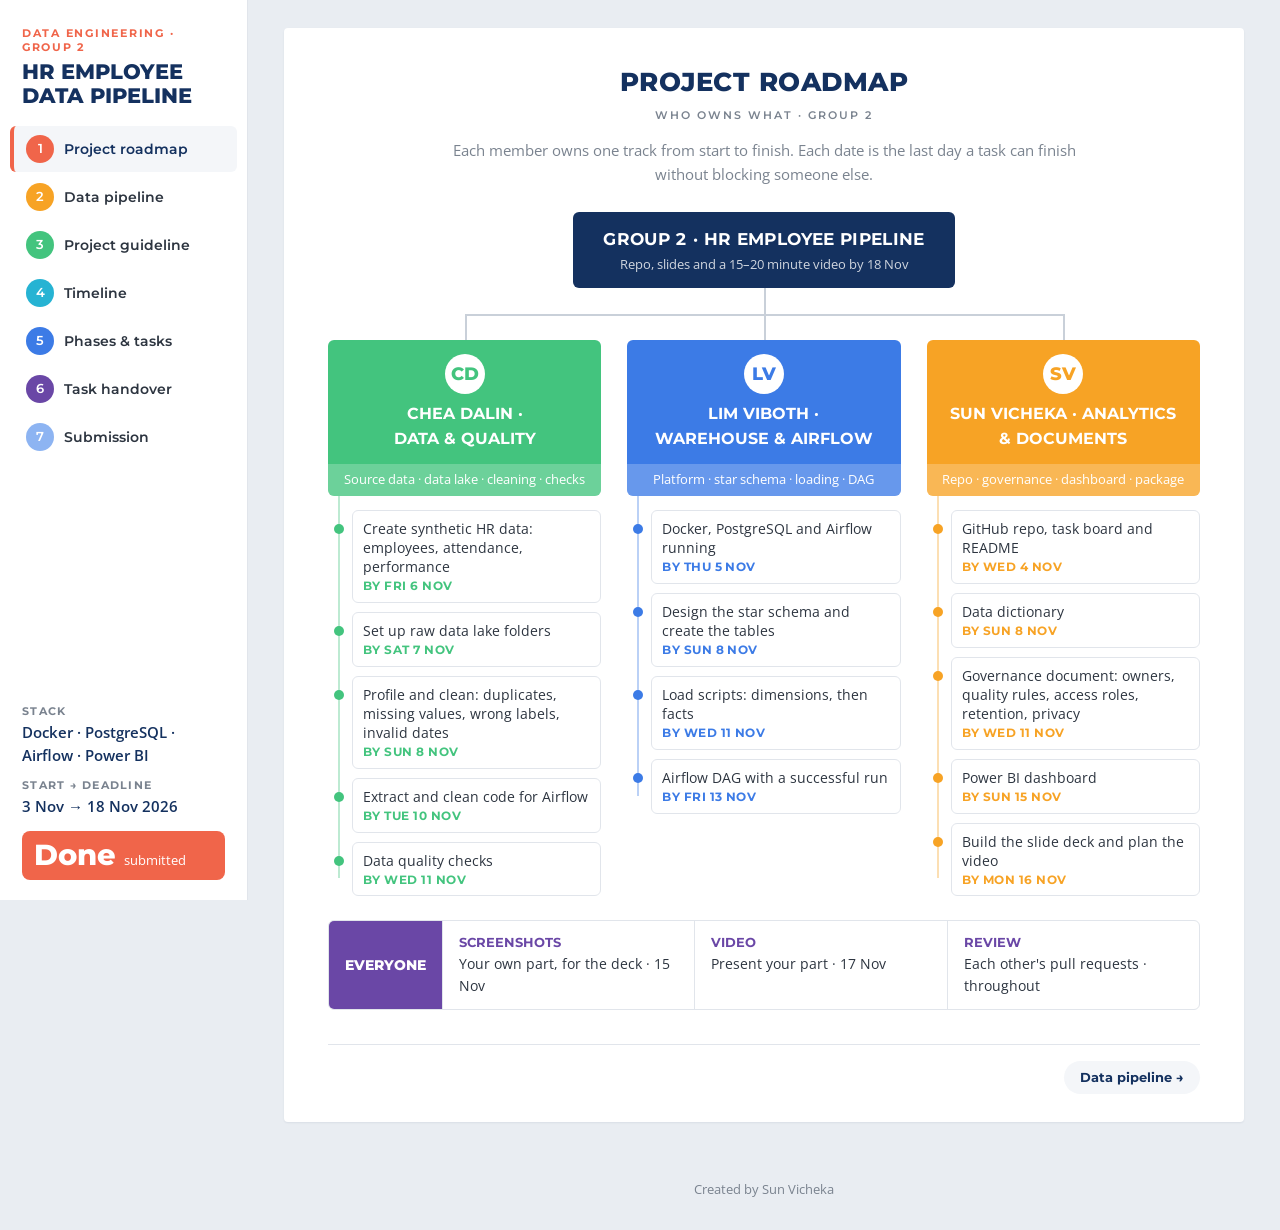
<file: deliverables/02_Roadmap_and_Timeline/HR_Pipeline_Roadmap.html>
<!doctype html>
<html lang="en">
<head>
<meta charset="utf-8">
<meta name="viewport" content="width=device-width, initial-scale=1">
<title>HR Pipeline Roadmap</title>
<link rel="preconnect" href="https://fonts.googleapis.com">
<link rel="stylesheet" href="https://fonts.googleapis.com/css2?family=Montserrat:wght@600;700;800&family=Open+Sans:wght@400;600;700&display=swap">
<style>
/* Slide-deck layout: white sidebar, each page a white "slide" on a cool grey desk, flat roadmap colours */
:root {
  color-scheme: light;
  --desk: #e9edf2; --slide: #ffffff; --tint: #f4f6f9; --rule: #e1e5eb; --wire: #c9d0d9;
  --navy: #14315f; --ink: #2d3540; --muted: #7a838f;
  --coral: #f0654a; --orange: #f7a325; --green: #43c47e; --teal: #26b3d3; --blue: #3c7be6; --purple: #6a47a6; --sky: #8db4f2;
  --head: "Montserrat", "Segoe UI", Arial, sans-serif;
  --text: "Open Sans", "Segoe UI", Arial, sans-serif;
}
* { box-sizing: border-box }
html, body { margin: 0 }
body { background: var(--desk); color: var(--ink); font: 15px/1.55 var(--text); font-variant-numeric: tabular-nums; }
h1, h2, h3 { font-family: var(--head); margin: 0; text-wrap: balance; }
p { margin: 0 }

/* owners: A green, B blue, C orange, everyone purple */
.A { --m: var(--green) } .B { --m: var(--blue) } .C { --m: var(--orange) } .ALL { --m: var(--purple) }
.p1 { --m: var(--coral) } .p2 { --m: var(--orange) } .p3 { --m: var(--green) } .p4 { --m: var(--teal) } .p5 { --m: var(--blue) } .p6 { --m: var(--purple) } .p7 { --m: var(--sky) }
.who { display: inline-grid; place-items: center; min-width: 26px; height: 22px; padding: 0 7px; border-radius: 11px; background: var(--m); color: #fff; font: 700 0.72rem/1 var(--head); }

/* ---------- shell ---------- */
.shell { display: grid; grid-template-columns: 248px minmax(0, 1fr); min-height: 100vh; }
.side { background: var(--slide); border-right: 1px solid var(--rule); position: sticky; top: 0; height: 100vh; overflow-y: auto; display: flex; flex-direction: column; padding: 26px 0 20px; }
.brand { padding: 0 22px 18px; }
.brand p { font: 700 0.68rem/1.3 var(--head); letter-spacing: 0.16em; text-transform: uppercase; color: var(--coral); }
.brand h1 { font-size: 1.3rem; font-weight: 800; line-height: 1.15; color: var(--navy); margin-top: 6px; text-transform: uppercase; }
.side nav { display: grid; gap: 2px; padding: 0 10px; }
.side nav a { display: grid; grid-template-columns: 28px minmax(0, 1fr); gap: 10px; align-items: center; color: var(--ink); text-decoration: none; font: 600 0.88rem/1.2 var(--head); padding: 9px 12px; border-radius: 6px; border-left: 4px solid transparent; }
.side nav a span { display: grid; place-items: center; width: 28px; height: 28px; border-radius: 50%; background: var(--m); color: #fff; font-size: 0.8rem; }
.side nav a:hover, .side nav a:focus-visible { background: var(--tint); outline: none; }
.side nav a[aria-current="page"] { background: var(--tint); border-left-color: var(--m); color: var(--navy); }
.side dl { margin: auto 0 0; padding: 18px 22px 0; display: grid; gap: 12px; }
.side dt { font: 700 0.66rem/1.2 var(--head); letter-spacing: 0.12em; text-transform: uppercase; color: var(--muted); }
.side dd { margin: 3px 0 0; font-weight: 600; color: var(--navy); }
.days { background: var(--coral); color: #fff; border-radius: 8px; padding: 10px 12px; display: flex; align-items: baseline; gap: 8px; }
.days b { font: 800 1.8rem/1 var(--head); }
.days span { font-size: 0.82rem; }

main { padding: 28px clamp(16px, 3vw, 36px) 40px; }
.slide { background: var(--slide); border-radius: 4px; box-shadow: 0 1px 2px rgba(20, 49, 95, 0.08); padding: 34px clamp(16px, 3.5vw, 44px) 28px; max-width: 1180px; margin: 0 auto; }
.title { text-align: center; margin-bottom: 30px; }
.title h2 { font-size: clamp(1.25rem, 2.4vw, 1.6rem); font-weight: 800; color: var(--navy); text-transform: uppercase; letter-spacing: 0.02em; }
.title p { font: 600 0.7rem/1.4 var(--head); letter-spacing: 0.18em; text-transform: uppercase; color: var(--muted); margin-top: 6px; }
.lead-text { max-width: 74ch; margin: -14px auto 26px; text-align: center; color: var(--muted); }
.pager { display: flex; justify-content: space-between; gap: 12px; margin-top: 34px; padding-top: 16px; border-top: 1px solid var(--rule); }
.pager a { color: var(--navy); text-decoration: none; font: 700 0.82rem/1 var(--head); padding: 10px 16px; border-radius: 20px; background: var(--tint); }
.pager a:hover, .pager a:focus-visible { background: var(--navy); color: #fff; outline: none; }
.pager a.next { margin-left: auto; }

/* ---------- 1 org chart ---------- */
.org { display: flex; flex-direction: column; align-items: center; }
.root { background: var(--navy); color: #fff; padding: 14px 30px; border-radius: 6px; text-align: center; position: relative; }
.root h3 { font-size: 1.05rem; text-transform: uppercase; letter-spacing: 0.02em; }
.root p { font-size: 0.82rem; opacity: 0.8; margin-top: 2px; }
.root::after { content: ""; position: absolute; left: 50%; bottom: -26px; width: 2px; height: 26px; background: var(--wire); }
.branches { display: grid; grid-template-columns: repeat(3, minmax(0, 1fr)); gap: 26px; width: 100%; margin-top: 26px; }
.branch { position: relative; padding-top: 26px; min-width: 0; }
.branch::before { content: ""; position: absolute; top: 0; left: -13px; right: -13px; height: 2px; background: var(--wire); }
.branch:first-child::before { left: 50% } .branch:last-child::before { right: 50% }
.branch::after { content: ""; position: absolute; top: 0; left: 50%; width: 2px; height: 26px; background: var(--wire); }
.lead { background: var(--m); color: #fff; border-radius: 6px; text-align: center; overflow: hidden; }
.lead .top { padding: 14px 12px 12px; }
.lead .letter { display: inline-grid; place-items: center; width: 40px; height: 40px; border-radius: 50%; background: #fff; color: var(--m); font: 800 1.1rem/1 var(--head); }
.lead h3 { font-size: 1rem; text-transform: uppercase; margin-top: 8px; }
.lead .band { background: rgba(255, 255, 255, 0.22); font-size: 0.8rem; padding: 6px 10px; }
.nodes { list-style: none; margin: 0; padding: 14px 0 0 24px; position: relative; display: grid; gap: 9px; }
.nodes::before { content: ""; position: absolute; left: 10px; top: 0; bottom: 18px; width: 2px; background: var(--m); opacity: 0.35; }
.nodes li { position: relative; background: var(--slide); border: 1px solid var(--rule); border-radius: 6px; padding: 8px 10px; font-size: 0.88rem; line-height: 1.35; }
.nodes li::before { content: ""; position: absolute; left: -19px; top: 13px; width: 10px; height: 10px; border-radius: 50%; background: var(--m); }
.nodes li small { display: block; font: 700 0.72rem/1.3 var(--head); color: var(--m); margin-top: 3px; text-transform: uppercase; letter-spacing: 0.04em; }
.everyone { width: 100%; margin-top: 24px; display: grid; grid-template-columns: auto repeat(3, minmax(0, 1fr)); gap: 0; border-radius: 6px; overflow: hidden; border: 1px solid var(--rule); }
.everyone > * { padding: 12px 16px; font-size: 0.88rem; }
.everyone strong { background: var(--purple); color: #fff; font: 800 0.85rem/1.2 var(--head); text-transform: uppercase; display: grid; place-items: center; }
.everyone span { border-left: 1px solid var(--rule); }
.everyone span b { display: block; color: var(--purple); font-family: var(--head); font-size: 0.8rem; text-transform: uppercase; }

/* ---------- 2 pipeline: staircase ---------- */
.stairs { display: grid; grid-template-columns: repeat(5, minmax(0, 1fr)); gap: 14px; align-items: end; }
.step { display: flex; flex-direction: column; gap: 10px; }
.step .txt b { display: block; font: 700 0.95rem/1.25 var(--head); color: var(--navy); }
.step .txt p { font-size: 0.84rem; color: var(--muted); margin-top: 3px; }
.step .bar { height: var(--h); background: var(--m); border-radius: 6px 6px 0 0; position: relative; display: flex; align-items: flex-start; justify-content: space-between; padding: 10px 12px; color: #fff; }
.step .bar .n { font: 800 1.5rem/1 var(--head); }
.step .bar .who { background: #fff; color: var(--m); }
.step .bar::after { content: ""; position: absolute; right: -14px; top: 12px; border: 8px solid transparent; border-left-color: var(--wire); }
.step:last-child .bar::after { display: none; }
.base { height: 6px; background: var(--wire); border-radius: 3px; }
.dag { margin-top: 26px; text-align: center; }
.dag code { display: inline-block; max-width: 100%; overflow-x: auto; white-space: nowrap; font: 0.82rem/1.5 Consolas, "Courier New", monospace; background: var(--tint); padding: 10px 16px; border-radius: 20px; }
.dag i { font-style: normal; color: var(--coral); font-weight: 700; }
.etl { display: grid; grid-template-columns: repeat(3, minmax(0, 1fr)); gap: 16px; margin-top: 26px; }
.etl div { border-top: 4px solid var(--m); background: var(--tint); padding: 14px 16px; border-radius: 0 0 6px 6px; font-size: 0.88rem; }
.etl b { display: block; font-family: var(--head); color: var(--navy); margin-bottom: 4px; }

/* ---------- 3 guideline: diamonds ---------- */
.g-top { display: grid; grid-template-columns: minmax(0, 1fr) minmax(0, 1fr); gap: 20px; margin-bottom: 30px; }
.g-top > div { background: var(--tint); border-radius: 6px; padding: 16px 18px; }
.g-top h3 { font-size: 0.9rem; text-transform: uppercase; color: var(--coral); margin-bottom: 6px; letter-spacing: 0.04em; }
.g-top ul { margin: 0; padding-left: 18px; }
.g-top li + li { margin-top: 3px; }
.diamonds { display: grid; grid-template-columns: repeat(4, minmax(0, 1fr)); gap: 30px 18px; position: relative; }
.dia { text-align: center; display: flex; flex-direction: column; align-items: center; gap: 8px; }
.dia .d { width: 54px; height: 54px; background: var(--m); transform: rotate(45deg); border-radius: 6px; display: grid; place-items: center; margin: 6px 0 4px; }
.dia .d span { transform: rotate(-45deg); color: #fff; font: 800 1.15rem/1 var(--head); }
.dia b { font: 700 0.92rem/1.25 var(--head); color: var(--navy); }
.dia p { font-size: 0.82rem; color: var(--muted); }
.specs { display: grid; grid-template-columns: repeat(4, minmax(0, 1fr)); gap: 16px; margin-top: 34px; }
.spec { border: 2px solid var(--m); border-radius: 6px; overflow: hidden; font-size: 0.86rem; min-width: 0; }
.spec h3 { background: var(--m); color: #fff; font-size: 0.82rem; text-transform: uppercase; padding: 8px 12px; letter-spacing: 0.03em; }
.spec .body { padding: 10px 12px; }
.spec ul { margin: 0; padding-left: 16px; }
.spec li + li { margin-top: 3px; }
.spec pre { margin: 0 0 6px; font: 0.78rem/1.5 Consolas, "Courier New", monospace; overflow-x: auto; }

/* ---------- 4 gantt ---------- */
.legend { display: flex; flex-wrap: wrap; justify-content: center; gap: 18px; margin-bottom: 14px; font: 600 0.8rem/1 var(--head); color: var(--muted); }
.legend span { display: inline-flex; align-items: center; gap: 6px; }
.legend span::before { content: ""; width: 16px; height: 10px; border-radius: 5px; background: var(--m); }
.legend .ms::before { width: 10px; height: 10px; transform: rotate(45deg); border-radius: 2px; background: var(--navy); }
.gantt-scroll { overflow-x: auto; border: 1px solid var(--rule); border-radius: 6px; }
.gantt { display: grid; grid-template-columns: 250px repeat(16, minmax(36px, 1fr)); min-width: 860px; position: relative; font-size: 0.85rem; }
.gantt .hd { background: var(--navy); color: #c8d4e6; padding: 7px 0; text-align: center; font-size: 0.68rem; line-height: 1.2; }
.gantt .hd b { display: block; font: 700 0.88rem/1.2 var(--head); color: #fff; }
.gantt .hd.we { background: #213f72; }
.gantt .hd.first { text-align: left; padding-left: 12px; color: #fff; font: 700 0.8rem/1 var(--head); text-transform: uppercase; display: flex; align-items: center; }
.gantt .ph { grid-column: 1 / -1; display: flex; justify-content: space-between; align-items: center; border-top: 1px solid var(--rule); background: var(--tint); padding: 0 12px 0 0; }
.gantt .ph span { background: var(--m); color: #fff; font: 700 0.78rem/1 var(--head); text-transform: uppercase; padding: 8px 18px 8px 12px; clip-path: polygon(0 0, calc(100% - 8px) 0, 100% 50%, calc(100% - 8px) 100%, 0 100%); }
.gantt .ph em { font-style: normal; font-size: 0.78rem; color: var(--muted); font-weight: 600; }
.gantt .lbl { grid-column: 1; padding: 6px 12px; display: flex; gap: 8px; align-items: center; min-width: 0; border-top: 1px dotted var(--rule); }
.gantt .lbl span.t { overflow: hidden; text-overflow: ellipsis; white-space: nowrap; }
.gantt .bar { align-self: center; height: 16px; border-radius: 8px; background: var(--m); margin: 0 3px; }
.gantt .bar.ms { background: none; display: grid; place-items: center; }
.gantt .bar.ms::before { content: ""; width: 12px; height: 12px; background: var(--navy); transform: rotate(45deg); border-radius: 2px; }
.today { position: absolute; top: 0; bottom: 0; width: 0; border-left: 2px dashed var(--coral); pointer-events: none; }
.today::after { content: "Today"; position: absolute; top: 46px; left: 4px; font: 700 0.66rem/1 var(--head); color: #fff; background: var(--coral); padding: 3px 5px; border-radius: 3px; }

/* ---------- 5 phases: pins on a road ---------- */
.road { position: relative; display: grid; grid-template-columns: repeat(6, minmax(0, 1fr)); gap: 8px; padding-bottom: 6px; margin-bottom: 30px; }
.road::after { content: ""; position: absolute; left: 0; right: 0; bottom: 64px; height: 10px; background: #dcdfe4; clip-path: polygon(0 0, calc(100% - 14px) 0, 100% 50%, calc(100% - 14px) 100%, 0 100%, 10px 50%); }
.pin { display: flex; flex-direction: column; align-items: center; text-align: center; position: relative; z-index: 1; }
.pin .head { width: 54px; height: 54px; border-radius: 50% 50% 50% 0; transform: rotate(-45deg); background: var(--m); display: grid; place-items: center; }
.pin .head span { transform: rotate(45deg); width: 32px; height: 32px; border-radius: 50%; background: #fff; color: var(--m); display: grid; place-items: center; font: 800 1rem/1 var(--head); }
.pin .stem { width: 2px; height: 22px; background: var(--m); margin-top: 4px; }
.pin .dot { width: 12px; height: 12px; border-radius: 50%; background: var(--m); border: 2px solid #fff; box-shadow: 0 0 0 2px var(--m); }
.pin b { font: 700 0.84rem/1.2 var(--head); color: var(--navy); margin-top: 14px; }
.pin small { font: 600 0.74rem/1.2 var(--head); color: var(--m); margin-top: 3px; }
.phases { display: grid; grid-template-columns: repeat(3, minmax(0, 1fr)); gap: 18px; }
.phase { border: 2px solid var(--m); border-radius: 6px; overflow: hidden; display: flex; flex-direction: column; min-width: 0; }
.phase .cap { background: var(--m); color: #fff; padding: 9px 14px; display: flex; justify-content: space-between; align-items: baseline; gap: 8px; }
.phase .cap h3 { font-size: 0.9rem; text-transform: uppercase; }
.phase .cap small { font-size: 0.76rem; white-space: nowrap; opacity: 0.9; }
.phase ul { list-style: none; margin: 0; padding: 12px 14px; display: grid; gap: 7px; font-size: 0.88rem; }
.phase li { display: grid; grid-template-columns: 36px minmax(0, 1fr); gap: 8px; align-items: start; line-height: 1.35; }
.phase .exit { margin-top: auto; font-size: 0.82rem; color: var(--ink); padding: 9px 14px; border-top: 1px dashed var(--wire); }
.phase .exit b { color: var(--m); font-family: var(--head); text-transform: uppercase; font-size: 0.72rem; letter-spacing: 0.06em; margin-right: 4px; }

/* ---------- 6 handover ---------- */
.ho-scroll { overflow-x: auto; border-radius: 6px; border: 1px solid var(--rule); }
table.ho { width: 100%; border-collapse: collapse; min-width: 720px; font-size: 0.88rem; }
.ho th { text-align: left; font: 700 0.72rem/1 var(--head); letter-spacing: 0.08em; text-transform: uppercase; color: #fff; padding: 11px 14px; background: var(--navy); }
.ho td { padding: 10px 14px; border-top: 1px solid var(--rule); vertical-align: middle; }
.ho tr:nth-child(even) td { background: var(--tint); }
.ho td.when { white-space: nowrap; font: 700 0.82rem/1.2 var(--head); color: var(--navy); }
.ho td.flow { white-space: nowrap; }
.ho .arrow { color: var(--coral); margin: 0 6px; font-weight: 700; }
.members { display: grid; grid-template-columns: repeat(3, minmax(0, 1fr)); gap: 18px; margin-top: 26px; }
.mcard { border: 2px solid var(--m); border-radius: 6px; overflow: hidden; display: flex; flex-direction: column; min-width: 0; }
.mcard .cap { background: var(--m); color: #fff; padding: 12px 14px; display: flex; align-items: center; gap: 10px; }
.mcard .cap span { display: grid; place-items: center; width: 32px; height: 32px; border-radius: 50%; background: #fff; color: var(--m); font: 800 0.95rem/1 var(--head); }
.mcard .cap h3 { font-size: 0.92rem; text-transform: uppercase; }
.mcard .body { padding: 12px 14px; display: grid; gap: 12px; }
.mcard .k { font: 700 0.7rem/1 var(--head); letter-spacing: 0.1em; text-transform: uppercase; color: var(--m); margin-bottom: 5px; }
.mcard ul { margin: 0; padding-left: 18px; font-size: 0.86rem; }
.mcard li + li { margin-top: 2px; }
.mcard .io { display: grid; gap: 6px; font-size: 0.84rem; }
.mcard .io p { background: var(--tint); border-radius: 6px; padding: 7px 10px; }
.mcard .io b { font-family: var(--head); color: var(--m); margin-right: 4px; }

/* ---------- 7 submission: hexagon banners ---------- */
.hexes { display: grid; grid-template-columns: repeat(4, minmax(0, 1fr)); gap: 16px; }
.hex { background: var(--m); color: #fff; text-align: center; clip-path: polygon(50% 0, 100% 10%, 100% 88%, 50% 100%, 0 88%, 0 10%); padding: 34px 16px 40px; display: flex; flex-direction: column; gap: 10px; min-height: 230px; }
.hex .n { font: 800 2rem/1 var(--head); }
.hex b { font: 800 0.95rem/1.25 var(--head); text-transform: uppercase; }
.hex p { font-size: 0.84rem; line-height: 1.4; }
.hex .band { margin: auto -16px 0; background: rgba(255, 255, 255, 0.24); padding: 7px 10px; font: 700 0.74rem/1.2 var(--head); text-transform: uppercase; letter-spacing: 0.05em; }
.video { margin-top: 26px; display: flex; border-radius: 6px; overflow: hidden; font: 700 0.78rem/1.2 var(--head); color: #fff; text-align: center; }
.video div { padding: 10px 6px; background: var(--m); }
footer { text-align: center; padding: 18px 16px 30px; color: var(--muted); font-size: 0.8rem; }

@media (max-width: 900px) {
  .shell { grid-template-columns: minmax(0, 1fr); }
  .side { position: sticky; height: auto; padding: 12px 0 8px; z-index: 5; border-right: 0; border-bottom: 1px solid var(--rule); }
  .brand { padding: 0 16px 8px; } .brand h1 { font-size: 1.05rem; }
  .side nav { display: flex; overflow-x: auto; padding: 0 8px; }
  .side nav a { display: flex; white-space: nowrap; border-left: 0; border-bottom: 3px solid transparent; border-radius: 0; }
  .side nav a[aria-current="page"] { border-bottom-color: var(--m); }
  .side dl { display: none; }
  main { padding: 14px 10px 24px; }
  .branches, .members, .phases, .g-top, .etl { grid-template-columns: minmax(0, 1fr); }
  .branch::before, .branch::after, .root::after { display: none; }
  .branch { padding-top: 0; } .branches { margin-top: 16px; }
  .everyone { grid-template-columns: minmax(0, 1fr); } .everyone span { border-left: 0; border-top: 1px solid var(--rule); }
  .stairs { grid-template-columns: minmax(0, 1fr); } .step .bar { height: auto; border-radius: 6px; } .step .bar::after, .base { display: none; }
  .step { flex-direction: column-reverse; }
  .diamonds, .specs, .hexes { grid-template-columns: repeat(2, minmax(0, 1fr)); }
  .road { grid-template-columns: repeat(3, minmax(0, 1fr)); row-gap: 20px; } .road::after { display: none; }
}
@media (max-width: 480px) { .diamonds, .specs, .hexes { grid-template-columns: minmax(0, 1fr); } }
</style>
</head>
<body>
<div class="shell">
<aside class="side">
  <div class="brand">
    <p>Data Engineering · Group 2</p>
    <h1>HR Employee Data Pipeline</h1>
  </div>
  <nav aria-label="Pages" id="sideNav">
    <a class="p1" href="#roadmap"><span>1</span>Project roadmap</a>
    <a class="p2" href="#pipeline"><span>2</span>Data pipeline</a>
    <a class="p3" href="#guideline"><span>3</span>Project guideline</a>
    <a class="p4" href="#timeline"><span>4</span>Timeline</a>
    <a class="p5" href="#phases"><span>5</span>Phases &amp; tasks</a>
    <a class="p6" href="#handover"><span>6</span>Task handover</a>
    <a class="p7" href="#submit"><span>7</span>Submission</a>
  </nav>
  <dl>
    <div><dt>Stack</dt><dd>Docker · PostgreSQL · Airflow · Power BI</dd></div>
    <div><dt>Start → Deadline</dt><dd>3 Nov → 18 Nov 2026</dd></div>
    <div class="days"><b id="daysLeft">15</b><span id="leftLabel">days left</span></div>
  </dl>
</aside>

<div>
<main>
<!-- 1 ROADMAP -->
<section id="roadmap"><div class="slide">
  <div class="title"><h2>Project roadmap</h2><p>Who owns what · Group 2</p></div>
  <p class="lead-text">Each member owns one track from start to finish. Each date is the last day a task can finish without blocking someone else.</p>
  <div class="org">
    <div class="root"><h3>Group 2 · HR Employee Pipeline</h3><p>Repo, slides and a 15–20 minute video by 18 Nov</p></div>
    <div class="branches">
      <div class="branch A">
        <div class="lead"><div class="top"><span class="letter">CD</span><h3>Chea Dalin · Data &amp; Quality</h3></div><div class="band">Source data · data lake · cleaning · checks</div></div>
        <ul class="nodes">
          <li>Create synthetic HR data: employees, attendance, performance<small>by Fri 6 Nov</small></li>
          <li>Set up raw data lake folders<small>by Sat 7 Nov</small></li>
          <li>Profile and clean: duplicates, missing values, wrong labels, invalid dates<small>by Sun 8 Nov</small></li>
          <li>Extract and clean code for Airflow<small>by Tue 10 Nov</small></li>
          <li>Data quality checks<small>by Wed 11 Nov</small></li>
        </ul>
      </div>
      <div class="branch B">
        <div class="lead"><div class="top"><span class="letter">LV</span><h3>Lim Viboth · Warehouse &amp; Airflow</h3></div><div class="band">Platform · star schema · loading · DAG</div></div>
        <ul class="nodes">
          <li>Docker, PostgreSQL and Airflow running<small>by Thu 5 Nov</small></li>
          <li>Design the star schema and create the tables<small>by Sun 8 Nov</small></li>
          <li>Load scripts: dimensions, then facts<small>by Wed 11 Nov</small></li>
          <li>Airflow DAG with a successful run<small>by Fri 13 Nov</small></li>
        </ul>
      </div>
      <div class="branch C">
        <div class="lead"><div class="top"><span class="letter">SV</span><h3>Sun Vicheka · Analytics &amp; Documents</h3></div><div class="band">Repo · governance · dashboard · package</div></div>
        <ul class="nodes">
          <li>GitHub repo, task board and README<small>by Wed 4 Nov</small></li>
          <li>Data dictionary<small>by Sun 8 Nov</small></li>
          <li>Governance document: owners, quality rules, access roles, retention, privacy<small>by Wed 11 Nov</small></li>
          <li>Power BI dashboard<small>by Sun 15 Nov</small></li>
          <li>Build the slide deck and plan the video<small>by Mon 16 Nov</small></li>
        </ul>
      </div>
    </div>
    <div class="everyone">
      <strong>Everyone</strong>
      <span><b>Screenshots</b>Your own part, for the deck · 15 Nov</span>
      <span><b>Video</b>Present your part · 17 Nov</span>
      <span><b>Review</b>Each other's pull requests · throughout</span>
    </div>
  </div>
</div></section>

<!-- 2 PIPELINE -->
<section id="pipeline"><div class="slide">
  <div class="title"><h2>Data pipeline</h2><p>How the data moves · ETL</p></div>
  <p class="lead-text">Python cleans and validates the data before loading, so only checked rows reach the warehouse. Rows that fail a check go to a rejects file with the reason.</p>
  <div class="stairs">
    <div class="step p1"><div class="txt"><b>Generate &amp; ingest</b><p>Synthetic CSV and Excel copied into the raw lake</p></div><div class="bar" style="--h:70px"><span class="n">01</span><span class="who">CD</span></div></div>
    <div class="step p2"><div class="txt"><b>Validate &amp; clean</b><p>Dedupe IDs, fix labels, check dates and hours</p></div><div class="bar" style="--h:110px"><span class="n">02</span><span class="who">CD</span></div></div>
    <div class="step p3"><div class="txt"><b>Transform</b><p>Dimension and fact rows, surrogate keys</p></div><div class="bar" style="--h:150px"><span class="n">03</span><span class="who">LV</span></div></div>
    <div class="step p4"><div class="txt"><b>Load</b><p>PostgreSQL star schema, dimensions first</p></div><div class="bar" style="--h:190px"><span class="n">04</span><span class="who">LV</span></div></div>
    <div class="step p5"><div class="txt"><b>Report</b><p>Headcount, departments, attendance, performance</p></div><div class="bar" style="--h:230px"><span class="n">05</span><span class="who">SV</span></div></div>
  </div>
  <div class="base"></div>
  <div class="dag"><code>hr_employee_pipeline:&nbsp; ingest_raw <i>&gt;&gt;</i> validate_clean <i>&gt;&gt;</i> quality_checks <i>&gt;&gt;</i> transform <i>&gt;&gt;</i> load_dimensions <i>&gt;&gt;</i> load_facts <i>&gt;&gt;</i> refresh_report_views</code></div>
  <div class="etl">
    <div class="p1"><b>Extract</b>Read the source files from data/raw. Nothing in raw is ever edited.</div>
    <div class="p3"><b>Transform</b>Clean, validate and shape rows in Python. Failed rows go to data/rejects.</div>
    <div class="p5"><b>Load</b>Insert dimensions, then facts, into PostgreSQL. Each run can be repeated safely.</div>
  </div>
</div></section>

<!-- 3 GUIDELINE -->
<section id="guideline"><div class="slide">
  <div class="title"><h2>Project guideline</h2><p>Eight required tasks from the brief</p></div>
  <div class="g-top">
    <div><h3>Objective</h3><p>Build an automated HR data pipeline that integrates employee datasets, improves data quality, stores structured data in a warehouse, and supports workforce reporting. HR needs consistent headcount, attendance, department and performance reports, with sensitive information protected.</p></div>
    <div><h3>Ground rules</h3><ul>
      <li>Synthetic or anonymised data only. No real employee records in the repo.</li>
      <li>All code goes in through a pull request that another member reviews.</li>
      <li>Never edit raw files. Cleaning writes new files.</li>
      <li>Stuck for more than half a day? Tell the group chat.</li></ul></div>
  </div>
  <div class="diamonds">
    <div class="dia p1"><div class="d"><span>1</span></div><b>Data collection</b><p>Employees, attendance and performance datasets</p><span class="who A">CD</span></div>
    <div class="dia p2"><div class="d"><span>2</span></div><b>Data cleaning</b><p>Duplicate IDs, missing values, labels, dates, broken references</p><span class="who A">CD</span></div>
    <div class="dia p3"><div class="d"><span>3</span></div><b>ETL / ELT</b><p>Repeatable pipeline; where transforms happen, how errors are handled</p><span><span class="who A">CD</span> <span class="who B">LV</span></span></div>
    <div class="dia p4"><div class="d"><span>4</span></div><b>Data lake</b><p>Raw area with clear folder names and controlled access</p><span class="who A">CD</span></div>
    <div class="dia p5"><div class="d"><span>5</span></div><b>Data warehouse</b><p>Star schema with attendance and performance facts</p><span class="who B">LV</span></div>
    <div class="dia p6"><div class="d"><span>6</span></div><b>Apache Airflow</b><p>DAG with task dependencies and a successful run</p><span class="who B">LV</span></div>
    <div class="dia p7"><div class="d"><span>7</span></div><b>Data governance</b><p>Access roles, quality rules, retention, definitions, privacy</p><span class="who C">SV</span></div>
    <div class="dia p1"><div class="d"><span>8</span></div><b>Analytics output</b><p>Power BI: headcount, departments, attendance, performance</p><span class="who C">SV</span></div>
  </div>
  <div class="specs">
    <div class="spec A"><h3>Data lake layout</h3><div class="body">
<pre>data/
├ raw/
│ ├ employees/
│ ├ attendance/
│ └ performance/
│   └ 2026-11-07/
├ clean/
└ rejects/</pre>
      <ul><li><b>raw</b>: read-only sources</li><li><b>clean</b>: validated output</li><li><b>rejects</b>: failed rows + reason</li></ul></div></div>
    <div class="spec B"><h3>Star schema</h3><div class="body"><ul>
      <li><b>FactAttendance</b>: employee, date, status, hours</li>
      <li><b>FactPerformance</b>: employee, date, score 1–5</li>
      <li><b>DimEmployee</b>: ID, job title, department, hire date</li>
      <li><b>DimDepartment</b>: name, division</li>
      <li><b>DimDate</b>: day, month, quarter, year</li></ul></div></div>
    <div class="spec C"><h3>Quality rules</h3><div class="body"><ul>
      <li>Employee ID unique and not empty</li>
      <li>Status: Present, Absent, Leave or Late</li>
      <li>Hours worked 0 to 24</li>
      <li>Valid dates, none in the future</li>
      <li>Every row points to a known employee</li>
      <li>Department in the reference list</li></ul></div></div>
    <div class="spec ALL"><h3>Access &amp; privacy</h3><div class="body"><ul>
      <li><b>hr_admin</b>: everything, raw lake</li>
      <li><b>hr_analyst</b>: warehouse, read-only</li>
      <li><b>report_viewer</b>: dashboard only</li>
      <li>No names, phones or addresses in reports</li>
      <li>Raw files 12 months, warehouse 5 years</li></ul></div></div>
  </div>
</div></section>

<!-- 4 TIMELINE -->
<section id="timeline"><div class="slide">
  <div class="title"><h2>Project timeline</h2><p>3 – 18 November 2026 · six phases</p></div>
  <div class="legend"><span class="A">Chea Dalin</span><span class="B">Lim Viboth</span><span class="C">Sun Vicheka</span><span class="ALL">Everyone</span><span class="ms">Checkpoint</span></div>
  <div class="gantt-scroll"><div class="gantt" id="gantt"></div></div>
</div></section>

<!-- 5 PHASES -->
<section id="phases"><div class="slide">
  <div class="title"><h2>Phases &amp; tasks</h2><p>A phase is done when its exit check is true</p></div>
  <div class="road" id="road"></div>
  <div class="phases" id="phaseCards"></div>
</div></section>

<!-- 6 HANDOVER -->
<section id="handover"><div class="slide">
  <div class="title"><h2>Task handover</h2><p>What passes between members, and when</p></div>
  <p class="lead-text">Every handover is a pull request, or a group-chat message with the files linked. The person receiving it confirms it works before the date.</p>
  <div class="ho-scroll"><table class="ho">
    <thead><tr><th>Date</th><th>From → To</th><th>Handed over</th><th>Needed for</th></tr></thead>
    <tbody id="hoRows"></tbody>
  </table></div>
  <div class="members">
    <div class="mcard A">
      <div class="cap"><span>CD</span><h3>Chea Dalin · Data &amp; Quality</h3></div>
      <div class="body">
        <div><p class="k">Delivers</p><ul><li>generate_data.py and three datasets</li><li>data/raw lake folders</li><li>extract_clean.py as Airflow tasks</li><li>quality_checks.py and the rejects file</li><li>Profiling notes: issues found and fixed</li></ul></div>
        <div class="io"><p><b>Receives</b>Running stack from Lim Viboth (5 Nov), schema from Lim Viboth (8 Nov)</p><p><b>Sends</b>Raw data and field list to Lim Viboth (7 Nov), clean code to Lim Viboth and check results to Sun Vicheka (10 Nov)</p></div>
        <div><p class="k">Presents</p><ul><li>Data sources and lake layout</li><li>Before and after cleaning</li><li>Quality check results</li></ul></div>
      </div>
    </div>
    <div class="mcard B">
      <div class="cap"><span>LV</span><h3>Lim Viboth · Warehouse &amp; Airflow</h3></div>
      <div class="body">
        <div><p class="k">Delivers</p><ul><li>docker-compose.yml with Postgres and Airflow</li><li>sql/create_tables.sql</li><li>load_dimensions.py, load_facts.py</li><li>dags/hr_employee_pipeline.py</li><li>Screenshot of a green DAG run</li></ul></div>
        <div class="io"><p><b>Receives</b>Field list from Chea Dalin (7 Nov), clean code from Chea Dalin (10 Nov)</p><p><b>Sends</b>Stack to everyone (5 Nov), schema to Chea Dalin and Sun Vicheka (8 Nov), loaded warehouse to Sun Vicheka (12 Nov)</p></div>
        <div><p class="k">Presents</p><ul><li>Architecture and why ETL</li><li>Star schema diagram</li><li>Live DAG run in Airflow</li></ul></div>
      </div>
    </div>
    <div class="mcard C">
      <div class="cap"><span>SV</span><h3>Sun Vicheka · Analytics &amp; Documents</h3></div>
      <div class="body">
        <div><p class="k">Delivers</p><ul><li>GitHub repo, task board, README</li><li>docs/data_dictionary.md</li><li>docs/governance.md</li><li>Power BI file and screenshots</li><li>Final slide deck and video plan</li></ul></div>
        <div class="io"><p><b>Receives</b>Check results from Chea Dalin (10 Nov), warehouse from Lim Viboth (12 Nov), screenshots from everyone (15 Nov)</p><p><b>Sends</b>Repo to everyone (4 Nov), slide deck (16 Nov), final package (18 Nov)</p></div>
        <div><p class="k">Presents</p><ul><li>Introduction and team</li><li>Governance and privacy</li><li>Dashboard walkthrough and wrap-up</li></ul></div>
      </div>
    </div>
  </div>
</div></section>

<!-- 7 SUBMISSION -->
<section id="submit"><div class="slide">
  <div class="title"><h2>Submission</h2><p>Due Wednesday 18 November 2026 · Sun Vicheka submits</p></div>
  <div class="hexes">
    <div class="hex p1"><span class="n">01</span><b>Source code</b><p>GitHub repo with README, DAG, SQL, scripts and docs</p><div class="band">GitHub</div></div>
    <div class="hex p3"><span class="n">02</span><b>Slides</b><p>One deck built by Sun Vicheka, one section per member</p><div class="band">Due 16 Nov</div></div>
    <div class="hex p5"><span class="n">03</span><b>Video</b><p>15 to 20 minutes, with the live demo result</p><div class="band">Recorded 17 Nov</div></div>
    <div class="hex p6"><span class="n">04</span><b>Group details</b><p>Group 2 and every member's name</p><div class="band">Submit 18 Nov</div></div>
  </div>
  <div class="video">
    <div class="p7" style="flex:2">Intro · 2 min</div>
    <div class="A" style="flex:5">Chea Dalin · 5 min</div>
    <div class="B" style="flex:6">Lim Viboth · 6 min</div>
    <div class="C" style="flex:5">Sun Vicheka · 5 min</div>
    <div class="ALL" style="flex:2">Wrap · 2</div>
  </div>
</div></section>
</main>
<footer>Created by Sun Vicheka</footer>
</div>
</div>

<script>
(function () {
  const START = new Date(2026, 10, 3), DAYS = 16, DUE = new Date(2026, 10, 18);
  const WD = ['Sun', 'Mon', 'Tue', 'Wed', 'Thu', 'Fri', 'Sat'];
  const col = (d) => d - 3 + 2;                     // November day -> grid column
  const esc = (s) => String(s).replace(/&/g, '&amp;').replace(/</g, '&lt;');
  const day = (d) => `${WD[new Date(2026, 10, d).getDay()]} ${d} Nov`;
  const INIT = { A: 'CD', B: 'LV', C: 'SV', ALL: 'All' };
  const tag = (o) => `<span class="who ${o}">${INIT[o]}</span>`;

  // tasks: [owner, task, first day, last day]; ms: [day, checkpoint]
  const PHASES = [
    { name: 'Kick-off & setup', s: 3, e: 5, exit: 'Everyone can clone the repo and start the stack with docker compose up.', ms: [5, 'Stack running'], tasks: [
      ['C', 'GitHub repo, task board, README', 3, 4],
      ['B', 'Docker, PostgreSQL and Airflow', 3, 5],
      ['A', 'Synthetic HR data generator', 3, 6] ] },
    { name: 'Raw data & design', s: 6, e: 8, exit: 'Raw files are in the lake and the star schema tables exist.', ms: [8, 'Schema agreed'], tasks: [
      ['A', 'Raw lake folders and source files', 6, 7],
      ['A', 'Profile data quality issues', 7, 8],
      ['B', 'Star schema and CREATE TABLE', 6, 8],
      ['C', 'Data dictionary draft', 6, 8] ] },
    { name: 'Clean, check & load', s: 8, e: 11, exit: 'Clean data loads into every table without errors.', tasks: [
      ['A', 'Extract and clean code', 8, 10],
      ['A', 'Data quality checks', 9, 11],
      ['B', 'Load scripts: dimensions, then facts', 9, 11],
      ['C', 'Governance document', 8, 11] ] },
    { name: 'Orchestrate', s: 11, e: 13, exit: 'The DAG runs end to end with every task green.', ms: [13, 'First green DAG run'], tasks: [
      ['B', 'Airflow DAG end to end', 11, 13],
      ['A', 'Add cleaning and checks to the DAG', 11, 12],
      ['C', 'Connect Power BI to the warehouse', 12, 13] ] },
    { name: 'Analytics & review', s: 13, e: 15, exit: 'The dashboard shows all four required views and every pull request is merged.', ms: [15, 'Dashboard done'], tasks: [
      ['C', 'Power BI dashboard', 13, 15],
      ['ALL', 'Pull-request reviews and fixes', 13, 15] ] },
    { name: 'Present & submit', s: 15, e: 18, exit: 'Repo, slides and video are submitted.', ms: [18, 'Submission'], tasks: [
      ['C', 'Slide deck for every part', 15, 15],
      ['ALL', 'Screenshots for your own part', 15, 15],
      ['C', 'Final deck, plan the video', 16, 16],
      ['ALL', 'Record the video', 17, 17],
      ['C', 'Submit everything', 18, 18] ] },
  ];
  const HANDOVERS = [
    [4, 'C', 'ALL', 'GitHub repo, branch rules and task board', 'Everyone working through pull requests'],
    [5, 'B', 'ALL', 'Docker stack and connection details', 'Running code against Postgres and Airflow'],
    [7, 'A', 'B', 'Raw files in the lake and a field list with types', 'Designing the star schema'],
    [8, 'B', 'A', 'Star schema (create_tables.sql)', 'Shaping the clean output to fit the tables'],
    [8, 'B', 'C', 'Table and column list', 'The data dictionary'],
    [10, 'A', 'B', 'extract_clean.py and quality_checks.py', 'Adding them to the DAG'],
    [10, 'A', 'C', 'Quality rules and the result of each check', 'The governance document'],
    [12, 'B', 'C', 'Loaded warehouse, read-only login, DAG run screenshot', 'The Power BI dashboard'],
    [14, 'C', 'ALL', 'Video running order and screenshot list', 'Capturing screenshots for your part'],
    [15, 'ALL', 'C', 'Each member’s screenshots', 'The slide deck'],
  ];
  const NAME = { A: 'Chea Dalin', B: 'Lim Viboth', C: 'Sun Vicheka', ALL: 'Everyone' };

  // Gantt
  let g = '<div class="hd first" style="grid-column:1">Task</div>';
  for (let i = 0; i < DAYS; i++) {
    const d = new Date(2026, 10, 3 + i), we = d.getDay() % 6 === 0;
    g += `<div class="hd${we ? ' we' : ''}" style="grid-column:${i + 2}"><b>${3 + i}</b>${WD[d.getDay()]}</div>`;
  }
  PHASES.forEach((p, n) => {
    g += `<div class="ph p${n + 1}"><span>Phase ${n + 1} · ${esc(p.name)}</span><em>${p.s}–${p.e} Nov</em></div>`;
    const rows = p.tasks.map((t) => ({ o: t[0], t: t[1], s: t[2], e: t[3] }));
    if (p.ms) rows.push({ o: 'ALL', t: p.ms[1], s: p.ms[0], e: p.ms[0], ms: true });
    rows.forEach((r) => {
      g += `<div class="lbl">${r.ms ? '<span class="who" style="background:var(--navy)">◆</span>' : tag(r.o)}<span class="t" title="${esc(r.t)}">${esc(r.t)}</span></div>`;
      g += `<div class="bar ${r.o}${r.ms ? ' ms' : ''}" style="grid-column:${col(r.s)} / ${col(r.e) + 1}" title="${esc(r.t)}: ${day(r.s)} – ${day(r.e)}"></div>`;
    });
  });
  const gantt = document.getElementById('gantt');
  gantt.innerHTML = g;
  let placeToday = () => {};
  const now = new Date(), today = new Date(now.getFullYear(), now.getMonth(), now.getDate());
  const idx = Math.round((today - START) / 864e5);
  if (idx >= 0 && idx < DAYS) {
    const head = gantt.querySelectorAll('.hd')[idx + 1], line = document.createElement('div');
    line.className = 'today'; gantt.appendChild(line);
    placeToday = () => { line.style.left = (head.offsetLeft + head.offsetWidth / 2) + 'px'; };
    addEventListener('resize', placeToday);
  }

  // days left
  const left = Math.round((DUE - today) / 864e5);
  document.getElementById('daysLeft').textContent = left > 0 ? left : left === 0 ? 'Today' : 'Done';
  document.getElementById('leftLabel').textContent = left > 1 ? 'days left' : left === 1 ? 'day left' : left === 0 ? 'deadline' : 'submitted';

  // phase pins + cards
  document.getElementById('road').innerHTML = PHASES.map((p, n) =>
    `<div class="pin p${n + 1}"><div class="head"><span>${n + 1}</span></div><div class="stem"></div><div class="dot"></div><b>${esc(p.name)}</b><small>${p.s}–${p.e} Nov</small></div>`).join('');
  document.getElementById('phaseCards').innerHTML = PHASES.map((p, n) => `
    <article class="phase p${n + 1}">
      <div class="cap"><h3>Phase ${n + 1} · ${esc(p.name)}</h3><small>${p.s}–${p.e} Nov</small></div>
      <ul>${p.tasks.map((t) => `<li>${tag(t[0])}<span>${esc(t[1])}</span></li>`).join('')}</ul>
      <p class="exit"><b>Exit check</b>${esc(p.exit)}</p>
    </article>`).join('');

  // handovers
  document.getElementById('hoRows').innerHTML = HANDOVERS.map((h) => `
    <tr><td class="when">${day(h[0])}</td>
    <td class="flow">${tag(h[1])} ${NAME[h[1]]}<span class="arrow">→</span>${tag(h[2])} ${NAME[h[2]]}</td>
    <td>${esc(h[3])}</td><td>${esc(h[4])}</td></tr>`).join('');

  // one page at a time: the sidebar link (or #hash) picks the section shown
  const pages = [...document.querySelectorAll('main > section')];
  const links = [...document.querySelectorAll('#sideNav a')];
  const titleOf = (s) => links.find((a) => a.hash === '#' + s.id).textContent.replace(/^\d+/, '');
  pages.forEach((s, i) => {
    const prev = pages[i - 1], next = pages[i + 1];
    const pager = document.createElement('div'); pager.className = 'pager';
    pager.innerHTML = (prev ? `<a href="#${prev.id}">← ${esc(titleOf(prev))}</a>` : '') +
                      (next ? `<a class="next" href="#${next.id}">${esc(titleOf(next))} →</a>` : '');
    s.querySelector('.slide').appendChild(pager);
  });
  const show = () => {
    const page = pages.find((s) => '#' + s.id === location.hash) || pages[0];
    pages.forEach((s) => { s.hidden = s !== page; });
    links.forEach((a) => { if (a.hash === '#' + page.id) a.setAttribute('aria-current', 'page'); else a.removeAttribute('aria-current'); });
    window.scrollTo(0, 0);
    if (page.id === 'timeline') placeToday();
  };
  addEventListener('hashchange', show);
  show();
})();
</script>
</body>
</html>
</file>
<file: deliverables/03_Slide_Presentation/styles.css>
/* HR Data Pipeline deck - layout is a fixed 1280x720 stage scaled to the window */
:root {
  --bg: #e8edf3;
  --paper: #ffffff;
  --ink: #0f1f33;
  --ink2: #44576d;
  --ink3: #7a8ba0;
  --line: #d6dee8;
  --brand: #1f4e79;
  --brand-d: #143654;
  --tint: #e3edf7;
  --accent: #0e9f8a;
  --warn: #c2710c;
  --bad: #c62828;
  --good: #128a52;
  --display: "Archivo", "IBM Plex Sans", system-ui, sans-serif;
  --body: "IBM Plex Sans", system-ui, -apple-system, "Segoe UI", sans-serif;
}

* { box-sizing: border-box; margin: 0; padding: 0; }
html, body { height: 100%; }
body {
  background: var(--bg);
  color: var(--ink);
  font-family: var(--body);
  overflow: hidden;
  -webkit-font-smoothing: antialiased;
}

/* ---------- stage ---------- */
#viewport { position: fixed; inset: 0 0 56px 0; }
#stage {
  position: absolute; left: 50%; top: 50%;
  width: 1280px; height: 720px;
  transform-origin: center center;
  background: var(--paper);
  box-shadow: 0 24px 60px -28px rgba(15, 31, 51, .45);
  overflow: hidden;
}
body.present #viewport { inset: 0; }
body.present #bar { opacity: 0; pointer-events: none; }
body.present #bar:hover { opacity: 1; pointer-events: auto; }

.slide {
  position: absolute; inset: 0;
  padding: 52px 64px 56px;
  display: flex; flex-direction: column;
  background: var(--paper);
  opacity: 0; visibility: hidden;
  transform: translateX(28px);
  transition: opacity .4s ease, transform .4s ease, visibility 0s .4s;
}
.slide.on { opacity: 1; visibility: visible; transform: none; transition-delay: 0s; z-index: 2; }
.slide.prev { transform: translateX(-28px); }
@media (prefers-reduced-motion: reduce) { .slide { transition-duration: .01s; } }

/* footer on content slides */
.slide .foot {
  position: absolute; left: 64px; right: 64px; bottom: 20px;
  display: flex; justify-content: space-between;
  font-size: 11px; color: var(--ink3); letter-spacing: .04em;
}

/* ---------- headers ---------- */
.shead { display: flex; align-items: baseline; gap: 14px; margin-bottom: 26px; flex: 0 0 auto; }
.kicker {
  font-size: 11px; font-weight: 700; letter-spacing: .14em; text-transform: uppercase;
  padding: 5px 10px; background: var(--tint); color: var(--brand-d);
}
.shead h2 { font-family: var(--display); font-size: 32px; font-weight: 700; letter-spacing: -.02em; }
.shead .speaker { margin-left: auto; font-size: 12px; font-weight: 600; color: var(--ink3); letter-spacing: .06em; }
.lead { font-size: 19px; line-height: 1.5; color: var(--ink2); max-width: 1060px; margin-bottom: 24px; }
.lead b { color: var(--ink); }
.src { font-size: 11px; color: var(--ink3); margin-top: auto; padding-top: 10px; }
.src code, .note code { font-size: 11px; }
code { font-family: "IBM Plex Mono", Consolas, monospace; background: #eef2f7; padding: 1px 5px; font-size: .92em; }

/* ---------- cover ---------- */
.cover { padding: 0; background: var(--brand-d); color: #fff; }
.cover-art { position: absolute; inset: 0; width: 100%; height: 100%; }
.cover-body { position: relative; margin-top: auto; padding: 0 72px 64px; max-width: 980px; }
.eyebrow { font-size: 13px; font-weight: 600; letter-spacing: .18em; text-transform: uppercase; color: #9fd4ff; }
.cover h1 { font-family: var(--display); font-size: 66px; line-height: 1.04; font-weight: 800; letter-spacing: -.03em; margin-top: 16px; }
.cover .sub { font-size: 19px; color: #cfe2f3; margin-top: 16px; line-height: 1.45; max-width: 760px; }
.rule { width: 96px; height: 3px; background: var(--accent); margin: 26px 0 18px; }
.cover-meta { display: flex; gap: 28px; flex-wrap: wrap; font-size: 14px; color: #cfe2f3; }
.cover-meta b { color: #fff; }
.logo-slot {
  position: absolute; top: 44px; right: 56px;
  border: 1.5px dashed rgba(255,255,255,.45); color: rgba(255,255,255,.75);
  font-size: 11px; letter-spacing: .08em; text-transform: uppercase;
  padding: 14px 18px; text-align: center; line-height: 1.5;
}
.logo-slot.dark { border-color: var(--line); color: var(--ink3); position: static; display: inline-block; }

/* ---------- team ---------- */
.team { display: grid; grid-template-columns: repeat(3, 1fr); gap: 26px; flex: 0 0 auto; margin-top: 10px; }
.member { border-top: 3px solid var(--brand); background: #f6f9fc; padding: 30px 28px; display: flex; flex-direction: column; gap: 10px; }
.avatar {
  width: 96px; height: 96px; border-radius: 50%;
  display: grid; place-items: center;
  font-family: var(--display); font-size: 34px; font-weight: 800; color: #fff;
  background: var(--brand);
}
.member:nth-child(2) .avatar { background: var(--accent); }
.member:nth-child(3) .avatar { background: #6b4fa0; }
.member h3 { font-family: var(--display); font-size: 26px; font-weight: 700; margin-top: 8px; }
.member .role { font-size: 13px; font-weight: 700; letter-spacing: .1em; text-transform: uppercase; color: var(--brand); }
.member ul { list-style: none; display: flex; flex-direction: column; gap: 7px; margin-top: 6px; }
.member li { font-size: 14.5px; line-height: 1.45; color: var(--ink2); padding-left: 16px; position: relative; }
.member li::before { content: ""; position: absolute; left: 0; top: 9px; width: 7px; height: 2px; background: var(--accent); }

/* ---------- agenda ---------- */
.agenda { display: grid; grid-template-columns: 1fr 1fr; gap: 0 48px; }
.agenda li { list-style: none; display: flex; align-items: center; gap: 18px; padding: 15px 0; border-bottom: 1px solid var(--line); cursor: pointer; }
.agenda li:hover { background: var(--tint); }
.agenda .n { font-family: var(--display); font-weight: 800; font-size: 22px; color: var(--brand); width: 40px; }
.agenda .t { font-size: 19px; font-weight: 600; }
.agenda .who { margin-left: auto; font-size: 12px; color: var(--ink3); }

/* ---------- cards / stats ---------- */
.cards { display: grid; gap: 18px; }
.c2 { grid-template-columns: repeat(2, 1fr); }
.c3 { grid-template-columns: repeat(3, 1fr); }
.c4 { grid-template-columns: repeat(4, 1fr); }
.c5 { grid-template-columns: repeat(5, 1fr); }
.card { background: #f6f9fc; border-top: 3px solid var(--brand); padding: 20px 22px; display: flex; flex-direction: column; gap: 8px; }
.card .k { font-size: 11px; font-weight: 700; letter-spacing: .13em; text-transform: uppercase; color: var(--ink3); }
.card h3 { font-family: var(--display); font-size: 21px; font-weight: 700; letter-spacing: -.01em; }
.card p { font-size: 14.5px; line-height: 1.5; color: var(--ink2); }
.card .v { font-family: var(--display); font-size: 44px; font-weight: 800; letter-spacing: -.03em; color: var(--brand); line-height: 1; }
.card.good { border-top-color: var(--good); } .card.good .v { color: var(--good); }
.card.warn { border-top-color: var(--warn); } .card.warn .v { color: var(--warn); }
.card.bad { border-top-color: var(--bad); }  .card.bad .v { color: var(--bad); }
.card.acc { border-top-color: var(--accent); }
.step-n { font-family: var(--display); font-size: 40px; font-weight: 800; color: var(--brand); opacity: .35; line-height: 1; }

/* ---------- tables ---------- */
table.t { width: 100%; border-collapse: collapse; font-size: 15px; }
table.t th { text-align: left; font-size: 11px; letter-spacing: .12em; text-transform: uppercase; color: var(--ink3); padding: 8px 10px; border-bottom: 2px solid var(--line); }
table.t td { padding: 11px 10px; border-bottom: 1px solid var(--line); }
table.t td.num, table.t th.num { text-align: right; font-variant-numeric: tabular-nums; }
table.t tr.total td { font-weight: 700; border-top: 2px solid var(--line); }

/* ---------- bars ---------- */
.bars { display: flex; flex-direction: column; gap: 10px; }
.bar { display: grid; grid-template-columns: 220px 1fr 70px; align-items: center; gap: 12px; font-size: 14px; }
.bar .track { height: 18px; background: var(--tint); position: relative; }
.bar .fill { position: absolute; inset: 0 auto 0 0; background: var(--brand); }
.bar .fill.acc { background: var(--accent); }
.bar .fill.warn { background: var(--warn); }
.bar .num { text-align: right; font-weight: 700; font-variant-numeric: tabular-nums; }
.blk-h { font-size: 11px; font-weight: 700; letter-spacing: .13em; text-transform: uppercase; color: var(--ink3); padding-bottom: 8px; border-bottom: 1px solid var(--line); margin-bottom: 14px; }

.cols { display: grid; gap: 40px; flex: 0 1 auto; min-height: 0; align-items: start; }
.cols.c-2 { grid-template-columns: 1fr 1fr; }
.cols.c-3-2 { grid-template-columns: 3fr 2fr; }
.cols.c-2-3 { grid-template-columns: 2fr 3fr; }

/* ---------- diagrams ---------- */
.diagram { width: 100%; height: auto; display: block; }
.diagram text { font-family: var(--body); }
.tag { display: inline-block; font-size: 10.5px; font-weight: 700; letter-spacing: .1em; text-transform: uppercase; padding: 3px 8px; }
.tag.enf { background: #dff3e8; color: var(--good); }
.tag.agr { background: #fff1dc; color: #9a5b00; }
.tag.pro { background: #eceff3; color: var(--ink2); }

/* tech stack */
.stack { display: grid; grid-template-columns: repeat(4, 1fr); gap: 16px; }
.tech { display: flex; gap: 14px; align-items: center; padding: 16px 18px; background: #f6f9fc; border: 1px solid var(--line); }
.tech img { width: 40px; height: 40px; flex: 0 0 auto; }
.tech .ph { width: 40px; height: 40px; flex: 0 0 auto; border: 1.5px dashed var(--line); display: grid; place-items: center; font-size: 9px; color: var(--ink3); text-align: center; }
.tech b { display: block; font-size: 16px; }
.tech span { font-size: 13px; color: var(--ink2); line-height: 1.4; }

/* lake tree */
.tree { font-family: "IBM Plex Mono", Consolas, monospace; font-size: 15px; line-height: 1.75; background: #0f1f33; color: #d6e4f2; padding: 22px 26px; }
.tree .c { color: #7fa7cc; }
.tree .h { color: #6fe0c8; }

.note { font-size: 13px; color: var(--ink2); background: #fff8ec; border-left: 4px solid var(--warn); padding: 10px 14px; line-height: 1.5; }
.band { margin-top: auto; background: var(--brand-d); color: #fff; padding: 16px 22px; font-size: 17px; line-height: 1.45; }
.band b { color: #9fd4ff; }

/* ---------- image slots: click to insert a real image ---------- */
.slot {
  position: relative; overflow: hidden; cursor: pointer; margin: 0;
  border: 2px dashed #b7c4d3; background: #f6f9fc;
  display: grid; place-items: center; text-align: center;
}
.slot figcaption { font-size: 13px; color: var(--ink3); line-height: 1.5; padding: 10px; }
.slot figcaption b { display: block; color: var(--ink2); font-size: 14px; }
.slot img { position: absolute; inset: 0; width: 100%; height: 100%; object-fit: contain; display: none; background: #fff; }
.slot.cover-fit img { object-fit: cover; }
.slot.filled { border: 1px solid var(--line); cursor: default; }
.slot.filled img { display: block; }
.slot.filled figcaption { display: none; }
.slot:not(.filled):hover { border-color: var(--brand); background: var(--tint); }
.slot.photo { width: 120px; height: 120px; border-radius: 50%; }
.slot.photo figcaption { font-family: var(--display); font-size: 34px; font-weight: 800; color: var(--brand); padding: 0; }
.slot.photo.filled { border: 0; }
.slot.logo {
  position: absolute; top: 40px; right: 56px; width: 200px; height: 90px;
  background: rgba(255,255,255,.06); border-color: rgba(255,255,255,.4);
}
.slot.logo figcaption { color: rgba(255,255,255,.75); font-size: 11px; letter-spacing: .08em; text-transform: uppercase; }
.slot.logo figcaption b { color: #fff; font-size: 12px; }
.slot.logo.filled { background: #fff; border: 0; }
.slot.logo:not(.filled):hover { background: rgba(255,255,255,.12); border-color: #fff; }

/* ---------- controls ---------- */
#bar {
  position: fixed; left: 0; right: 0; bottom: 0; height: 56px; z-index: 5;
  display: flex; align-items: center; gap: 10px; padding: 0 18px;
  background: rgba(232, 237, 243, .96); border-top: 1px solid var(--line);
  transition: opacity .3s;
}
#bar button {
  font: inherit; font-size: 13px; font-weight: 600; color: var(--brand-d);
  background: var(--paper); border: 1px solid var(--line); padding: 7px 13px; cursor: pointer;
}
#bar button:hover { background: var(--tint); border-color: var(--brand); }
#bar button:disabled { opacity: .35; cursor: default; }
#bar button:focus-visible { outline: 2px solid var(--brand); outline-offset: 2px; }
#count { font-size: 13px; font-weight: 700; color: var(--ink2); font-variant-numeric: tabular-nums; min-width: 64px; text-align: center; }
#label { font-size: 13px; color: var(--ink3); overflow: hidden; white-space: nowrap; text-overflow: ellipsis; }
#hint { margin-left: auto; font-size: 11.5px; color: var(--ink3); }
#prog { position: fixed; top: 0; left: 0; height: 3px; background: var(--accent); z-index: 6; transition: width .4s ease; }

/* overview grid */
#overview {
  position: fixed; inset: 0; z-index: 20; display: none;
  background: rgba(15, 31, 51, .92); padding: 40px; overflow: auto;
}
#overview.open { display: block; }
#overview h3 { color: #fff; font-family: var(--display); margin-bottom: 18px; font-size: 20px; }
#ovgrid { display: grid; grid-template-columns: repeat(auto-fill, minmax(230px, 1fr)); gap: 14px; }
#ovgrid button {
  text-align: left; font: inherit; background: #fff; border: 2px solid transparent;
  padding: 14px 16px; cursor: pointer; min-height: 84px;
}
#ovgrid button.cur { border-color: var(--accent); }
#ovgrid button:hover { border-color: #9fd4ff; }
#ovgrid .n { font-family: var(--display); font-weight: 800; color: var(--brand); font-size: 18px; }
#ovgrid .t { display: block; font-size: 14px; margin-top: 4px; color: var(--ink); }

@media (max-width: 700px) {
  #hint, #label { display: none; }
  #bar { gap: 6px; padding: 0 8px; }
}

/* ---------- print: one slide per page ---------- */
@media print {
  @page { size: 1280px 720px; margin: 0; }
  body { overflow: visible; background: #fff; }
  #bar, #prog, #overview { display: none !important; }
  #viewport { position: static; }
  #stage { position: static; transform: none !important; width: 1280px; height: auto; box-shadow: none; overflow: visible; }
  .slide {
    position: relative; opacity: 1 !important; visibility: visible !important; transform: none !important;
    width: 1280px; height: 720px; page-break-after: always; break-after: page;
  }
  * { -webkit-print-color-adjust: exact; print-color-adjust: exact; }
}

/* ---------- icons (inline SVG sprite, original line icons) ---------- */
.ico { width: 28px; height: 28px; flex: 0 0 auto; fill: none; stroke: var(--brand); stroke-width: 1.8; stroke-linecap: round; stroke-linejoin: round; }
.card > .ico { margin-bottom: 2px; }
.card.acc > .ico { stroke: var(--accent); }
.card.warn > .ico { stroke: var(--warn); }
.band .ico { width: 22px; height: 22px; stroke: #9fd4ff; vertical-align: -5px; margin-right: 8px; }
.card.doc { border-top-width: 5px; }
.card.doc .k { font-family: "IBM Plex Mono", Consolas, monospace; text-transform: none; letter-spacing: 0; font-size: 12.5px; color: var(--brand); }
.tag.rej { background: #fde4e4; color: var(--bad); }

/* ---------- section dividers ---------- */
.slide.divider { background: linear-gradient(120deg, var(--brand-d) 0%, var(--brand) 62%, #2a6aa0 100%); color: #fff; flex-direction: row; align-items: center; gap: 56px; padding: 64px 88px; overflow: hidden; }
.slide.divider::after { content: ""; position: absolute; right: -160px; bottom: -220px; width: 620px; height: 620px; border-radius: 50%; border: 70px solid rgba(255,255,255,.05); }
.div-num { font-family: var(--display); font-size: 210px; font-weight: 800; line-height: .8; letter-spacing: -.06em; color: rgba(255,255,255,.16); }
.div-body { flex: 1 1 auto; }
.div-body .eyebrow { font-size: 13px; font-weight: 700; letter-spacing: .2em; text-transform: uppercase; color: #6fe0c8; margin-bottom: 14px; }
.div-body h2 { font-family: var(--display); font-size: 54px; font-weight: 800; letter-spacing: -.03em; line-height: 1.05; margin-bottom: 26px; }
.div-body ul { list-style: none; display: grid; gap: 10px; }
.div-body li { font-size: 19px; color: #d6e4f2; padding-left: 26px; position: relative; }
.div-body li::before { content: ""; position: absolute; left: 0; top: 10px; width: 12px; height: 3px; background: #6fe0c8; }
.div-speaker { position: relative; z-index: 1; display: flex; flex-direction: column; align-items: center; gap: 6px; text-align: center; }
.div-speaker span { font-size: 11px; letter-spacing: .16em; text-transform: uppercase; color: #9fc2e2; margin-top: 12px; }
.div-speaker b { font-family: var(--display); font-size: 24px; }
.slot.photo.big { width: 210px; height: 210px; background: rgba(255,255,255,.08); border-color: rgba(255,255,255,.45); }
.slot.photo.big figcaption { color: #fff; font-size: 60px; }
.slot.photo.big:not(.filled):hover { background: rgba(255,255,255,.16); border-color: #fff; }
.slot.photo.big.filled { box-shadow: 0 0 0 6px rgba(255,255,255,.18); }

/* ---------- problem slide: messy rows ---------- */
table.t.messy { font-family: "IBM Plex Mono", Consolas, monospace; font-size: 13.5px; }
table.t.messy th { font-family: var(--body); font-size: 10px; }
table.t.messy td { padding: 9px 8px; }
table.t td.err { background: #fde4e4; color: var(--bad); font-weight: 600; box-shadow: inset 0 -2px 0 var(--bad); }
.chips { display: flex; flex-wrap: wrap; align-items: center; gap: 8px; margin-top: 18px; }
.chip-l { font-size: 13px; color: var(--ink2); margin-right: 4px; }
.chip { font-family: "IBM Plex Mono", Consolas, monospace; font-size: 13px; padding: 4px 10px; border: 1px solid var(--line); }
.chip.bad { background: #fde4e4; color: var(--bad); border-color: #f3b9b9; text-decoration: line-through; text-decoration-color: rgba(198,40,40,.5); }
.chip.ok { background: #dff3e8; color: var(--good); border-color: #a9dcc0; font-weight: 600; }
.chip.ok::before { content: "→ "; }
.statlist { display: flex; flex-direction: column; gap: 14px; }
.stat-row { display: grid; grid-template-columns: 34px 92px 1fr; align-items: center; gap: 12px; background: #f6f9fc; padding: 14px 18px; border-left: 4px solid var(--bad); }
.stat-row:last-child { border-left-color: var(--good); }
.stat-row .v { font-family: var(--display); font-size: 40px; font-weight: 800; letter-spacing: -.03em; line-height: 1; color: var(--brand); }
.stat-row .v.bad { color: var(--bad); }
.stat-row p { font-size: 15px; color: var(--ink2); line-height: 1.35; }

/* ---------- pipeline graphic ---------- */
.pipe { display: grid; grid-template-columns: repeat(var(--n, 5), 1fr); gap: 16px; position: relative; margin: 8px 0 26px; }
.pipe::before { content: ""; position: absolute; left: 10%; right: 10%; top: 44px; height: 3px; background: repeating-linear-gradient(90deg, var(--brand) 0 12px, transparent 12px 20px); }
.pipe.small { --n: 4; margin-bottom: 8px; }
.pnode { position: relative; display: flex; flex-direction: column; align-items: center; text-align: center; gap: 6px; }
.pcircle { width: 88px; height: 88px; border-radius: 50%; background: #fff; border: 3px solid var(--brand); display: grid; place-items: center; margin-bottom: 8px; box-shadow: 0 8px 20px -10px rgba(31,78,121,.5); }
.pnode:nth-child(even) .pcircle { border-color: var(--accent); }
.pnode:nth-child(even) .pcircle .ico { stroke: var(--accent); }
.pcircle .ico { width: 40px; height: 40px; }
.pipe.small::before { top: 32px; }
.pipe.small .pcircle { width: 64px; height: 64px; }
.pipe.small .pcircle .ico { width: 30px; height: 30px; }
.pnode b { font-family: var(--display); font-size: 19px; }
.pnode span { font-size: 13.5px; color: var(--ink2); line-height: 1.4; max-width: 210px; }
.flowstrip { display: flex; align-items: stretch; gap: 14px; background: var(--brand-d); color: #fff; padding: 16px 22px; margin-top: auto; }
.flowstrip > div { display: flex; flex-direction: column; justify-content: center; padding: 0 14px; border-left: 3px solid rgba(255,255,255,.25); }
.flowstrip > div:first-child { border-left: 0; padding-left: 0; }
.flowstrip .arrow { border: 0; font-size: 30px; color: #9fd4ff; padding: 0 4px; }
.flowstrip .ok { border-left-color: #6fe0c8; }
.flowstrip .bad { border-left-color: #ff9a9a; }
.flowstrip .v { font-family: var(--display); font-size: 32px; font-weight: 800; letter-spacing: -.02em; line-height: 1.05; }
.flowstrip span:not(.v) { font-size: 12.5px; color: #c4d7ea; }

/* ---------- timeline ---------- */
.timeline { position: relative; display: flex; flex-direction: column; }
.timeline::before { content: ""; position: absolute; left: 131px; top: 8px; bottom: 8px; width: 2px; background: var(--line); }
.tl-row { display: grid; grid-template-columns: 110px 44px 140px 1fr; align-items: center; padding: 15px 0; border-bottom: 1px dashed #e6ecf2; }
.tl-date { font-family: var(--display); font-weight: 700; font-size: 19px; color: var(--brand-d); }
.tl-dot { width: 16px; height: 16px; border-radius: 50%; border: 3px solid #fff; justify-self: center; position: relative; z-index: 1; box-shadow: 0 0 0 2px currentColor; background: currentColor; }
.tl-who { font-size: 12px; font-weight: 700; letter-spacing: .06em; text-transform: uppercase; }
.tl-what { font-size: 18px; color: var(--ink2); }
.sv { color: var(--brand); } .cd { color: var(--accent); } .lv { color: #8a4fc7; } .all { color: var(--warn); }

/* ---------- mini bar in tables ---------- */
.mini { display: inline-block; width: 110px; height: 10px; background: var(--tint); vertical-align: middle; margin-right: 8px; position: relative; }
.mini span { position: absolute; inset: 0 auto 0 0; background: var(--accent); }
.pcircle.logo img { width: 52%; height: 52%; object-fit: contain; }
.pipe.small .pcircle.logo img { width: 56%; height: 56%; }

/* ---------- slide: how we worked (git flow) ---------- */
.gf-row { display: grid; grid-template-columns: 1.2fr 1fr 1.1fr; gap: 24px; margin-top: 12px; flex: 1 1 auto; min-height: 0; max-height: 214px; }
.gf-steps { list-style: none; display: flex; flex-direction: column; justify-content: space-between; gap: 6px; }
.gf-steps li { display: flex; align-items: center; gap: 14px; }
.gf-steps .n { flex: 0 0 auto; width: 30px; height: 30px; border-radius: 50%; display: grid; place-items: center; background: var(--tint); color: var(--brand-d); font-family: var(--display); font-weight: 800; font-size: 15px; }
.gf-steps b { display: block; font-size: 15.5px; color: var(--ink); }
.gf-steps div > span { font-size: 13px; color: var(--ink3); }
.gf-steps code { font-size: 13px; }
.gf-stats { display: grid; grid-template-columns: 1fr 1fr; gap: 12px; }
.gf-stats > div { background: #f6f9fc; border-top: 3px solid var(--brand); padding: 12px 16px; display: flex; flex-direction: column; justify-content: center; gap: 4px; }
.gf-stats .v { font-family: var(--display); font-size: 36px; font-weight: 800; letter-spacing: -.03em; color: var(--brand); line-height: 1; }
.gf-stats .k { font-size: 11px; font-weight: 700; letter-spacing: .1em; text-transform: uppercase; color: var(--ink3); }

/* ---------- Power BI screenshots + live demo ---------- */
.pbi { display: grid; grid-template-columns: 1fr 1fr; gap: 24px; flex: 1 1 auto; min-height: 0; align-content: center; }
.pbi figure { margin: 0; display: flex; flex-direction: column; gap: 10px; }
.pbi img { width: 100%; aspect-ratio: 1184 / 662; object-fit: contain; display: block; border: 1px solid var(--line); box-shadow: 0 6px 18px rgba(15,31,51,.08); background: #fff; }
.pbi figcaption { display: flex; flex-direction: column; gap: 2px; padding-left: 12px; border-left: 3px solid var(--brand); }
.pbi figcaption b { font-family: var(--display); font-size: 18px; color: var(--ink); }
.pbi figcaption span { font-size: 13.5px; color: var(--ink2); }
.demo-play { position: relative; z-index: 1; flex: 0 0 auto; width: 190px; height: 190px; border-radius: 50%; display: grid; place-items: center; background: rgba(255,255,255,.1); box-shadow: 0 0 0 14px rgba(255,255,255,.05); }
.demo-play svg { width: 84px; height: 84px; fill: #6fe0c8; margin-left: 10px; }
.demo .div-speaker { align-self: flex-end; }

/* ---------- real screenshots over generated blocks ----------
   Empty: a small dashed tag in the block's top-right corner (hidden when presenting/printing).
   Filled: the real image covers the generated block, same box. */
.swap { position: relative; }
.swap > .slot.shot { position: absolute; top: -4px; right: -4px; z-index: 4; max-width: 300px; border-width: 1.5px; background: rgba(255,255,255,.94); box-shadow: 0 2px 8px rgba(15,31,51,.08); display: block; text-align: left; }
.swap > .slot.shot figcaption { font-size: 11.5px; line-height: 1.4; padding: 7px 11px; color: var(--ink2); }
.swap > .slot.shot figcaption b { display: block; font-size: 11px; letter-spacing: .08em; text-transform: uppercase; color: var(--warn); }
.swap > .slot.shot figcaption i { display: block; font-style: normal; color: var(--ink3); font-size: 10.5px; margin-top: 2px; }
.swap > .slot.shot:not(.filled):hover { background: #fff8ec; border-color: var(--warn); }
.swap:has(> .slot.filled) > :not(.slot) { visibility: hidden; }
.swap > .slot.shot.filled { inset: 0; top: 0; right: 0; max-width: none; box-shadow: none; background: #fff; border: 1px solid var(--line); }
body.present .swap > .slot.shot:not(.filled) { display: none; }
@media print { .swap > .slot.shot:not(.filled) { display: none; } }
/* compact pill when empty; details appear on hover */
.swap > .slot.shot:not(.filled) { top: -2px; right: 0; max-width: 320px; border-radius: 14px; }
.swap > .slot.shot:not(.filled) figcaption { padding: 3px 11px; }
.swap > .slot.shot:not(.filled) figcaption b { margin: 0; }
.swap > .slot.shot:not(.filled) figcaption b::before { content: "▣ "; }
.swap > .slot.shot:not(.filled) figcaption { font-size: 0; }
.swap > .slot.shot:not(.filled) figcaption b { font-size: 10.5px; }
.swap > .slot.shot:not(.filled):hover { border-radius: 4px; }
.swap > .slot.shot:not(.filled):hover figcaption { font-size: 11.5px; padding: 7px 11px; }
.swap > .slot.shot:not(.filled) figcaption i { font-size: 0; margin: 0; }
.swap > .slot.shot:not(.filled):hover figcaption i { font-size: 10.5px; margin-top: 2px; }
/* filled: real image replaces the generated block and keeps its own height */
.swap:has(> .slot.filled) > :not(.slot) { display: none; }
.swap > .slot.shot.filled { position: relative; inset: auto; border: 1px solid var(--line); box-shadow: 0 6px 18px rgba(15,31,51,.08); }
.swap > .slot.shot.filled img { position: static; display: block; width: 100%; height: auto; max-height: var(--shot-h, 360px); object-fit: contain; }
.swap:has(> .slot.filled) { margin-bottom: 20px; }

/* ================= light theme: white + blue for cover, dividers, thank-you ================= */
.cover { background: #fff; color: var(--ink); }
.cover h1 { color: var(--brand-d); }
.cover .eyebrow { color: var(--brand); font-weight: 700; }
.cover .sub { color: var(--ink2); }
.cover .rule { background: var(--brand); }
.cover-meta { color: var(--ink3); gap: 10px 26px; }
.cover-meta b { color: var(--ink); }
.cover::before { content: ""; position: absolute; left: 0; top: 0; bottom: 0; width: 10px; background: linear-gradient(var(--brand), #5b9bd5); z-index: 1; }
.school { position: absolute; top: 44px; left: 72px; display: flex; align-items: center; gap: 16px; z-index: 2; }
.school img { height: 64px; width: auto; display: block; }
.school b { display: block; font-family: var(--display); font-size: 20px; font-weight: 800; color: var(--brand-d); letter-spacing: -.01em; }
.school span { font-size: 12.5px; font-weight: 600; letter-spacing: .1em; text-transform: uppercase; color: var(--ink3); }

.slide.divider { background: linear-gradient(120deg, #ffffff 0%, #f4f8fc 50%, #e3edf7 100%); color: var(--ink); }
.slide.divider::before { content: ""; position: absolute; left: 0; top: 0; bottom: 0; width: 10px; background: linear-gradient(var(--brand), #5b9bd5); }
.slide.divider::after { border-color: rgba(31,78,121,.07); }
.div-num { color: rgba(31,78,121,.13); }
.div-body h2 { color: var(--brand-d); }
.div-body .eyebrow { color: var(--brand); }
.div-body li { color: var(--ink2); }
.div-body li::before { background: var(--brand); }
.div-speaker span { color: var(--ink3); }
.div-speaker b { color: var(--brand-d); }
.slot.photo.big { background-color: #fff; border-color: rgba(31,78,121,.3); }
.slot.photo.big figcaption { color: var(--brand); }
.slot.photo.big:not(.filled):hover { background-color: var(--tint); border-color: var(--brand); }
.slot.photo.big.filled { box-shadow: 0 0 0 6px var(--tint); }
.demo-play { background: #fff; box-shadow: 0 0 0 14px rgba(31,78,121,.07), 0 10px 30px rgba(31,78,121,.12); }
.demo-play svg { fill: var(--brand); }

/* cartoon portraits: default picture in each photo circle; a real photo (click) still covers it */
.slot.photo[data-slot] { background-size: cover !important; background-position: center !important; border-style: solid; }
.slot.photo[data-slot="photo-dalin"] { background-image: url("assets/avatars/chea-dalin.svg") !important; }
.slot.photo[data-slot="photo-viboth"] { background-image: url("assets/avatars/lim-viboth.svg") !important; }
.slot.photo[data-slot="photo-vicheka"] { background-image: url("assets/avatars/sun-vicheka.svg") !important; }
.slot.photo[data-slot] figcaption { visibility: hidden; }
.slot.photo.big { box-shadow: 0 0 0 6px var(--tint), 0 12px 30px rgba(31,78,121,.15); border: 0; }
.cover-meta { font-size: 15.5px; }
/* cover: lecturer / course block under the logo */
.cover-info { position: absolute; top: 148px; left: 72px; z-index: 2; display: flex; gap: 0; margin: 0; }
.cover-info > div { padding: 2px 30px 2px 18px; border-left: 3px solid var(--brand); }
.cover-info > div + div { border-left-color: #b9d0e6; }
.cover-info dt { font-size: 12px; font-weight: 700; letter-spacing: .16em; text-transform: uppercase; color: var(--ink3); margin-bottom: 6px; }
.cover-info dd { margin: 0; font-family: var(--display); font-size: 24px; font-weight: 700; color: var(--brand-d); letter-spacing: -.01em; }
.school span { font-size: 13px; }

/* ---------- visible real-screenshot boxes (Chea Dalin and Lim Viboth slides) ---------- */
.cols.shotcols { grid-template-columns: 3fr 2fr; gap: 28px; align-items: start; }
.cols.shotcols.star { grid-template-columns: 1.55fr 1fr; align-items: center; }
.slot.shotbox { width: 100%; border: 2px dashed #9cbfe0; background: #f4f8fc; border-radius: 6px; }
.slot.shotbox figcaption { display: flex; flex-direction: column; align-items: center; gap: 6px; max-width: 340px; padding: 16px; }
.slot.shotbox .ico { width: 34px; height: 34px; stroke: var(--brand); margin-bottom: 2px; }
.slot.shotbox figcaption b { font-family: var(--display); font-size: 17px; color: var(--brand-d); }
.slot.shotbox figcaption span { font-size: 13.5px; color: var(--ink2); line-height: 1.45; }
.slot.shotbox figcaption i { font-style: normal; font-size: 11.5px; color: var(--ink3); }
.slot.shotbox:not(.filled):hover { border-color: var(--brand); background: var(--tint); }
.slot.shotbox.filled { border: 1px solid var(--line); background: #fff; box-shadow: 0 6px 18px rgba(15,31,51,.08); }
.slot.shotbox + .cards { margin-top: 20px; }
.cards.compact { gap: 12px; }
.cards.compact .card { padding: 14px 18px; gap: 4px; }
.cards.compact .card .v { font-size: 34px; }
.cards.compact .card p { font-size: 13.5px; line-height: 1.4; }
table.t.compact { font-size: 13.5px; }
table.t.compact td { padding: 6px 10px; }
table.t.compact th { padding: 6px 10px; }
.facts { display: flex; flex-direction: column; gap: 14px; }
.loadorder { font-size: 14px; color: var(--ink2); line-height: 1.5; background: #f6f9fc; border-left: 3px solid var(--accent); padding: 10px 14px; }
.loadorder b { color: var(--ink); }
.chips { margin-top: 14px; }
</file>
<file: deliverables/03_slide_presentation/styles.css>
/* HR Data Pipeline deck - layout is a fixed 1280x720 stage scaled to the window */
:root {
  --bg: #e8edf3;
  --paper: #ffffff;
  --ink: #0f1f33;
  --ink2: #44576d;
  --ink3: #7a8ba0;
  --line: #d6dee8;
  --brand: #1f4e79;
  --brand-d: #143654;
  --tint: #e3edf7;
  --accent: #0e9f8a;
  --warn: #c2710c;
  --bad: #c62828;
  --good: #128a52;
  --display: "Archivo", "IBM Plex Sans", system-ui, sans-serif;
  --body: "IBM Plex Sans", system-ui, -apple-system, "Segoe UI", sans-serif;
}

* { box-sizing: border-box; margin: 0; padding: 0; }
html, body { height: 100%; }
body {
  background: var(--bg);
  color: var(--ink);
  font-family: var(--body);
  overflow: hidden;
  -webkit-font-smoothing: antialiased;
}

/* ---------- stage ---------- */
#viewport { position: fixed; inset: 0 0 56px 0; }
#stage {
  position: absolute; left: 50%; top: 50%;
  width: 1280px; height: 720px;
  transform-origin: center center;
  background: var(--paper);
  box-shadow: 0 24px 60px -28px rgba(15, 31, 51, .45);
  overflow: hidden;
}
body.present #viewport { inset: 0; }
body.present #bar { opacity: 0; pointer-events: none; }
body.present #bar:hover { opacity: 1; pointer-events: auto; }

.slide {
  position: absolute; inset: 0;
  padding: 52px 64px 56px;
  display: flex; flex-direction: column;
  background: var(--paper);
  opacity: 0; visibility: hidden;
  transform: translateX(28px);
  transition: opacity .4s ease, transform .4s ease, visibility 0s .4s;
}
.slide.on { opacity: 1; visibility: visible; transform: none; transition-delay: 0s; z-index: 2; }
.slide.prev { transform: translateX(-28px); }
@media (prefers-reduced-motion: reduce) { .slide { transition-duration: .01s; } }

/* footer on content slides */
.slide .foot {
  position: absolute; left: 64px; right: 64px; bottom: 20px;
  display: flex; justify-content: space-between;
  font-size: 11px; color: var(--ink3); letter-spacing: .04em;
}

/* ---------- headers ---------- */
.shead { display: flex; align-items: baseline; gap: 14px; margin-bottom: 26px; flex: 0 0 auto; }
.kicker {
  font-size: 11px; font-weight: 700; letter-spacing: .14em; text-transform: uppercase;
  padding: 5px 10px; background: var(--tint); color: var(--brand-d);
}
.shead h2 { font-family: var(--display); font-size: 32px; font-weight: 700; letter-spacing: -.02em; }
.shead .speaker { margin-left: auto; font-size: 12px; font-weight: 600; color: var(--ink3); letter-spacing: .06em; }
.lead { font-size: 19px; line-height: 1.5; color: var(--ink2); max-width: 1060px; margin-bottom: 24px; }
.lead b { color: var(--ink); }
.src { font-size: 11px; color: var(--ink3); margin-top: auto; padding-top: 10px; }
.src code, .note code { font-size: 11px; }
code { font-family: "IBM Plex Mono", Consolas, monospace; background: #eef2f7; padding: 1px 5px; font-size: .92em; }

/* ---------- cover ---------- */
.cover { padding: 0; background: var(--brand-d); color: #fff; }
.cover-art { position: absolute; inset: 0; width: 100%; height: 100%; }
.cover-body { position: relative; margin-top: auto; padding: 0 72px 64px; max-width: 980px; }
.eyebrow { font-size: 13px; font-weight: 600; letter-spacing: .18em; text-transform: uppercase; color: #9fd4ff; }
.cover h1 { font-family: var(--display); font-size: 66px; line-height: 1.04; font-weight: 800; letter-spacing: -.03em; margin-top: 16px; }
.cover .sub { font-size: 19px; color: #cfe2f3; margin-top: 16px; line-height: 1.45; max-width: 760px; }
.rule { width: 96px; height: 3px; background: var(--accent); margin: 26px 0 18px; }
.cover-meta { display: flex; gap: 28px; flex-wrap: wrap; font-size: 14px; color: #cfe2f3; }
.cover-meta b { color: #fff; }
.logo-slot {
  position: absolute; top: 44px; right: 56px;
  border: 1.5px dashed rgba(255,255,255,.45); color: rgba(255,255,255,.75);
  font-size: 11px; letter-spacing: .08em; text-transform: uppercase;
  padding: 14px 18px; text-align: center; line-height: 1.5;
}
.logo-slot.dark { border-color: var(--line); color: var(--ink3); position: static; display: inline-block; }

/* ---------- team ---------- */
.team { display: grid; grid-template-columns: repeat(3, 1fr); gap: 26px; flex: 0 0 auto; margin-top: 10px; }
.member { border-top: 3px solid var(--brand); background: #f6f9fc; padding: 30px 28px; display: flex; flex-direction: column; gap: 10px; }
.avatar {
  width: 96px; height: 96px; border-radius: 50%;
  display: grid; place-items: center;
  font-family: var(--display); font-size: 34px; font-weight: 800; color: #fff;
  background: var(--brand);
}
.member:nth-child(2) .avatar { background: var(--accent); }
.member:nth-child(3) .avatar { background: #6b4fa0; }
.member h3 { font-family: var(--display); font-size: 26px; font-weight: 700; margin-top: 8px; }
.member .role { font-size: 13px; font-weight: 700; letter-spacing: .1em; text-transform: uppercase; color: var(--brand); }
.member ul { list-style: none; display: flex; flex-direction: column; gap: 7px; margin-top: 6px; }
.member li { font-size: 14.5px; line-height: 1.45; color: var(--ink2); padding-left: 16px; position: relative; }
.member li::before { content: ""; position: absolute; left: 0; top: 9px; width: 7px; height: 2px; background: var(--accent); }

/* ---------- agenda ---------- */
.agenda { display: grid; grid-template-columns: 1fr 1fr; gap: 0 48px; }
.agenda li { list-style: none; display: flex; align-items: center; gap: 18px; padding: 15px 0; border-bottom: 1px solid var(--line); cursor: pointer; }
.agenda li:hover { background: var(--tint); }
.agenda .n { font-family: var(--display); font-weight: 800; font-size: 22px; color: var(--brand); width: 40px; }
.agenda .t { font-size: 19px; font-weight: 600; }
.agenda .who { margin-left: auto; font-size: 12px; color: var(--ink3); }

/* ---------- cards / stats ---------- */
.cards { display: grid; gap: 18px; }
.c2 { grid-template-columns: repeat(2, 1fr); }
.c3 { grid-template-columns: repeat(3, 1fr); }
.c4 { grid-template-columns: repeat(4, 1fr); }
.c5 { grid-template-columns: repeat(5, 1fr); }
.card { background: #f6f9fc; border-top: 3px solid var(--brand); padding: 20px 22px; display: flex; flex-direction: column; gap: 8px; }
.card .k { font-size: 11px; font-weight: 700; letter-spacing: .13em; text-transform: uppercase; color: var(--ink3); }
.card h3 { font-family: var(--display); font-size: 21px; font-weight: 700; letter-spacing: -.01em; }
.card p { font-size: 14.5px; line-height: 1.5; color: var(--ink2); }
.card .v { font-family: var(--display); font-size: 44px; font-weight: 800; letter-spacing: -.03em; color: var(--brand); line-height: 1; }
.card.good { border-top-color: var(--good); } .card.good .v { color: var(--good); }
.card.warn { border-top-color: var(--warn); } .card.warn .v { color: var(--warn); }
.card.bad { border-top-color: var(--bad); }  .card.bad .v { color: var(--bad); }
.card.acc { border-top-color: var(--accent); }
.step-n { font-family: var(--display); font-size: 40px; font-weight: 800; color: var(--brand); opacity: .35; line-height: 1; }

/* ---------- tables ---------- */
table.t { width: 100%; border-collapse: collapse; font-size: 15px; }
table.t th { text-align: left; font-size: 11px; letter-spacing: .12em; text-transform: uppercase; color: var(--ink3); padding: 8px 10px; border-bottom: 2px solid var(--line); }
table.t td { padding: 11px 10px; border-bottom: 1px solid var(--line); }
table.t td.num, table.t th.num { text-align: right; font-variant-numeric: tabular-nums; }
table.t tr.total td { font-weight: 700; border-top: 2px solid var(--line); }

/* ---------- bars ---------- */
.bars { display: flex; flex-direction: column; gap: 10px; }
.bar { display: grid; grid-template-columns: 220px 1fr 70px; align-items: center; gap: 12px; font-size: 14px; }
.bar .track { height: 18px; background: var(--tint); position: relative; }
.bar .fill { position: absolute; inset: 0 auto 0 0; background: var(--brand); }
.bar .fill.acc { background: var(--accent); }
.bar .fill.warn { background: var(--warn); }
.bar .num { text-align: right; font-weight: 700; font-variant-numeric: tabular-nums; }
.blk-h { font-size: 11px; font-weight: 700; letter-spacing: .13em; text-transform: uppercase; color: var(--ink3); padding-bottom: 8px; border-bottom: 1px solid var(--line); margin-bottom: 14px; }

.cols { display: grid; gap: 40px; flex: 0 1 auto; min-height: 0; align-items: start; }
.cols.c-2 { grid-template-columns: 1fr 1fr; }
.cols.c-3-2 { grid-template-columns: 3fr 2fr; }
.cols.c-2-3 { grid-template-columns: 2fr 3fr; }

/* ---------- diagrams ---------- */
.diagram { width: 100%; height: auto; display: block; }
.diagram text { font-family: var(--body); }
.tag { display: inline-block; font-size: 10.5px; font-weight: 700; letter-spacing: .1em; text-transform: uppercase; padding: 3px 8px; }
.tag.enf { background: #dff3e8; color: var(--good); }
.tag.agr { background: #fff1dc; color: #9a5b00; }
.tag.pro { background: #eceff3; color: var(--ink2); }

/* tech stack */
.stack { display: grid; grid-template-columns: repeat(4, 1fr); gap: 16px; }
.tech { display: flex; gap: 14px; align-items: center; padding: 16px 18px; background: #f6f9fc; border: 1px solid var(--line); }
.tech img { width: 40px; height: 40px; flex: 0 0 auto; }
.tech .ph { width: 40px; height: 40px; flex: 0 0 auto; border: 1.5px dashed var(--line); display: grid; place-items: center; font-size: 9px; color: var(--ink3); text-align: center; }
.tech b { display: block; font-size: 16px; }
.tech span { font-size: 13px; color: var(--ink2); line-height: 1.4; }

/* lake tree */
.tree { font-family: "IBM Plex Mono", Consolas, monospace; font-size: 15px; line-height: 1.75; background: #0f1f33; color: #d6e4f2; padding: 22px 26px; }
.tree .c { color: #7fa7cc; }
.tree .h { color: #6fe0c8; }

.note { font-size: 13px; color: var(--ink2); background: #fff8ec; border-left: 4px solid var(--warn); padding: 10px 14px; line-height: 1.5; }
.band { margin-top: auto; background: var(--brand-d); color: #fff; padding: 16px 22px; font-size: 17px; line-height: 1.45; }
.band b { color: #9fd4ff; }

/* ---------- image slots: click to insert a real image ---------- */
.slot {
  position: relative; overflow: hidden; cursor: pointer; margin: 0;
  border: 2px dashed #b7c4d3; background: #f6f9fc;
  display: grid; place-items: center; text-align: center;
}
.slot figcaption { font-size: 13px; color: var(--ink3); line-height: 1.5; padding: 10px; }
.slot figcaption b { display: block; color: var(--ink2); font-size: 14px; }
.slot img { position: absolute; inset: 0; width: 100%; height: 100%; object-fit: contain; display: none; background: #fff; }
.slot.cover-fit img { object-fit: cover; }
.slot.filled { border: 1px solid var(--line); cursor: default; }
.slot.filled img { display: block; }
.slot.filled figcaption { display: none; }
.slot:not(.filled):hover { border-color: var(--brand); background: var(--tint); }
.slot.photo { width: 120px; height: 120px; border-radius: 50%; }
.slot.photo figcaption { font-family: var(--display); font-size: 34px; font-weight: 800; color: var(--brand); padding: 0; }
.slot.photo.filled { border: 0; }
.slot.logo {
  position: absolute; top: 40px; right: 56px; width: 200px; height: 90px;
  background: rgba(255,255,255,.06); border-color: rgba(255,255,255,.4);
}
.slot.logo figcaption { color: rgba(255,255,255,.75); font-size: 11px; letter-spacing: .08em; text-transform: uppercase; }
.slot.logo figcaption b { color: #fff; font-size: 12px; }
.slot.logo.filled { background: #fff; border: 0; }
.slot.logo:not(.filled):hover { background: rgba(255,255,255,.12); border-color: #fff; }

/* ---------- controls ---------- */
#bar {
  position: fixed; left: 0; right: 0; bottom: 0; height: 56px; z-index: 5;
  display: flex; align-items: center; gap: 10px; padding: 0 18px;
  background: rgba(232, 237, 243, .96); border-top: 1px solid var(--line);
  transition: opacity .3s;
}
#bar button {
  font: inherit; font-size: 13px; font-weight: 600; color: var(--brand-d);
  background: var(--paper); border: 1px solid var(--line); padding: 7px 13px; cursor: pointer;
}
#bar button:hover { background: var(--tint); border-color: var(--brand); }
#bar button:disabled { opacity: .35; cursor: default; }
#bar button:focus-visible { outline: 2px solid var(--brand); outline-offset: 2px; }
#count { font-size: 13px; font-weight: 700; color: var(--ink2); font-variant-numeric: tabular-nums; min-width: 64px; text-align: center; }
#label { font-size: 13px; color: var(--ink3); overflow: hidden; white-space: nowrap; text-overflow: ellipsis; }
#hint { margin-left: auto; font-size: 11.5px; color: var(--ink3); }
#prog { position: fixed; top: 0; left: 0; height: 3px; background: var(--accent); z-index: 6; transition: width .4s ease; }

/* overview grid */
#overview {
  position: fixed; inset: 0; z-index: 20; display: none;
  background: rgba(15, 31, 51, .92); padding: 40px; overflow: auto;
}
#overview.open { display: block; }
#overview h3 { color: #fff; font-family: var(--display); margin-bottom: 18px; font-size: 20px; }
#ovgrid { display: grid; grid-template-columns: repeat(auto-fill, minmax(230px, 1fr)); gap: 14px; }
#ovgrid button {
  text-align: left; font: inherit; background: #fff; border: 2px solid transparent;
  padding: 14px 16px; cursor: pointer; min-height: 84px;
}
#ovgrid button.cur { border-color: var(--accent); }
#ovgrid button:hover { border-color: #9fd4ff; }
#ovgrid .n { font-family: var(--display); font-weight: 800; color: var(--brand); font-size: 18px; }
#ovgrid .t { display: block; font-size: 14px; margin-top: 4px; color: var(--ink); }

@media (max-width: 700px) {
  #hint, #label { display: none; }
  #bar { gap: 6px; padding: 0 8px; }
}

/* ---------- print: one slide per page ---------- */
@media print {
  @page { size: 1280px 720px; margin: 0; }
  body { overflow: visible; background: #fff; }
  #bar, #prog, #overview { display: none !important; }
  #viewport { position: static; }
  #stage { position: static; transform: none !important; width: 1280px; height: auto; box-shadow: none; overflow: visible; }
  .slide {
    position: relative; opacity: 1 !important; visibility: visible !important; transform: none !important;
    width: 1280px; height: 720px; page-break-after: always; break-after: page;
  }
  * { -webkit-print-color-adjust: exact; print-color-adjust: exact; }
}

/* ---------- icons (inline SVG sprite, original line icons) ---------- */
.ico { width: 28px; height: 28px; flex: 0 0 auto; fill: none; stroke: var(--brand); stroke-width: 1.8; stroke-linecap: round; stroke-linejoin: round; }
.card > .ico { margin-bottom: 2px; }
.card.acc > .ico { stroke: var(--accent); }
.card.warn > .ico { stroke: var(--warn); }
.band .ico { width: 22px; height: 22px; stroke: #9fd4ff; vertical-align: -5px; margin-right: 8px; }
.card.doc { border-top-width: 5px; }
.card.doc .k { font-family: "IBM Plex Mono", Consolas, monospace; text-transform: none; letter-spacing: 0; font-size: 12.5px; color: var(--brand); }
.tag.rej { background: #fde4e4; color: var(--bad); }

/* ---------- section dividers ---------- */
.slide.divider { background: linear-gradient(120deg, var(--brand-d) 0%, var(--brand) 62%, #2a6aa0 100%); color: #fff; flex-direction: row; align-items: center; gap: 56px; padding: 64px 88px; overflow: hidden; }
.slide.divider::after { content: ""; position: absolute; right: -160px; bottom: -220px; width: 620px; height: 620px; border-radius: 50%; border: 70px solid rgba(255,255,255,.05); }
.div-num { font-family: var(--display); font-size: 210px; font-weight: 800; line-height: .8; letter-spacing: -.06em; color: rgba(255,255,255,.16); }
.div-body { flex: 1 1 auto; }
.div-body .eyebrow { font-size: 13px; font-weight: 700; letter-spacing: .2em; text-transform: uppercase; color: #6fe0c8; margin-bottom: 14px; }
.div-body h2 { font-family: var(--display); font-size: 54px; font-weight: 800; letter-spacing: -.03em; line-height: 1.05; margin-bottom: 26px; }
.div-body ul { list-style: none; display: grid; gap: 10px; }
.div-body li { font-size: 19px; color: #d6e4f2; padding-left: 26px; position: relative; }
.div-body li::before { content: ""; position: absolute; left: 0; top: 10px; width: 12px; height: 3px; background: #6fe0c8; }
.div-speaker { position: relative; z-index: 1; display: flex; flex-direction: column; align-items: center; gap: 6px; text-align: center; }
.div-speaker span { font-size: 11px; letter-spacing: .16em; text-transform: uppercase; color: #9fc2e2; margin-top: 12px; }
.div-speaker b { font-family: var(--display); font-size: 24px; }
.slot.photo.big { width: 210px; height: 210px; background: rgba(255,255,255,.08); border-color: rgba(255,255,255,.45); }
.slot.photo.big figcaption { color: #fff; font-size: 60px; }
.slot.photo.big:not(.filled):hover { background: rgba(255,255,255,.16); border-color: #fff; }
.slot.photo.big.filled { box-shadow: 0 0 0 6px rgba(255,255,255,.18); }

/* ---------- problem slide: messy rows ---------- */
table.t.messy { font-family: "IBM Plex Mono", Consolas, monospace; font-size: 13.5px; }
table.t.messy th { font-family: var(--body); font-size: 10px; }
table.t.messy td { padding: 9px 8px; }
table.t td.err { background: #fde4e4; color: var(--bad); font-weight: 600; box-shadow: inset 0 -2px 0 var(--bad); }
.chips { display: flex; flex-wrap: wrap; align-items: center; gap: 8px; margin-top: 18px; }
.chip-l { font-size: 13px; color: var(--ink2); margin-right: 4px; }
.chip { font-family: "IBM Plex Mono", Consolas, monospace; font-size: 13px; padding: 4px 10px; border: 1px solid var(--line); }
.chip.bad { background: #fde4e4; color: var(--bad); border-color: #f3b9b9; text-decoration: line-through; text-decoration-color: rgba(198,40,40,.5); }
.chip.ok { background: #dff3e8; color: var(--good); border-color: #a9dcc0; font-weight: 600; }
.chip.ok::before { content: "→ "; }
.statlist { display: flex; flex-direction: column; gap: 14px; }
.stat-row { display: grid; grid-template-columns: 34px 92px 1fr; align-items: center; gap: 12px; background: #f6f9fc; padding: 14px 18px; border-left: 4px solid var(--bad); }
.stat-row:last-child { border-left-color: var(--good); }
.stat-row .v { font-family: var(--display); font-size: 40px; font-weight: 800; letter-spacing: -.03em; line-height: 1; color: var(--brand); }
.stat-row .v.bad { color: var(--bad); }
.stat-row p { font-size: 15px; color: var(--ink2); line-height: 1.35; }

/* ---------- pipeline graphic ---------- */
.pipe { display: grid; grid-template-columns: repeat(var(--n, 5), 1fr); gap: 16px; position: relative; margin: 8px 0 26px; }
.pipe::before { content: ""; position: absolute; left: 10%; right: 10%; top: 44px; height: 3px; background: repeating-linear-gradient(90deg, var(--brand) 0 12px, transparent 12px 20px); }
.pipe.small { --n: 4; margin-bottom: 8px; }
.pnode { position: relative; display: flex; flex-direction: column; align-items: center; text-align: center; gap: 6px; }
.pcircle { width: 88px; height: 88px; border-radius: 50%; background: #fff; border: 3px solid var(--brand); display: grid; place-items: center; margin-bottom: 8px; box-shadow: 0 8px 20px -10px rgba(31,78,121,.5); }
.pnode:nth-child(even) .pcircle { border-color: var(--accent); }
.pnode:nth-child(even) .pcircle .ico { stroke: var(--accent); }
.pcircle .ico { width: 40px; height: 40px; }
.pipe.small::before { top: 32px; }
.pipe.small .pcircle { width: 64px; height: 64px; }
.pipe.small .pcircle .ico { width: 30px; height: 30px; }
.pnode b { font-family: var(--display); font-size: 19px; }
.pnode span { font-size: 13.5px; color: var(--ink2); line-height: 1.4; max-width: 210px; }
.flowstrip { display: flex; align-items: stretch; gap: 14px; background: var(--brand-d); color: #fff; padding: 16px 22px; margin-top: auto; }
.flowstrip > div { display: flex; flex-direction: column; justify-content: center; padding: 0 14px; border-left: 3px solid rgba(255,255,255,.25); }
.flowstrip > div:first-child { border-left: 0; padding-left: 0; }
.flowstrip .arrow { border: 0; font-size: 30px; color: #9fd4ff; padding: 0 4px; }
.flowstrip .ok { border-left-color: #6fe0c8; }
.flowstrip .bad { border-left-color: #ff9a9a; }
.flowstrip .v { font-family: var(--display); font-size: 32px; font-weight: 800; letter-spacing: -.02em; line-height: 1.05; }
.flowstrip span:not(.v) { font-size: 12.5px; color: #c4d7ea; }

/* ---------- timeline ---------- */
.timeline { position: relative; display: flex; flex-direction: column; }
.timeline::before { content: ""; position: absolute; left: 131px; top: 8px; bottom: 8px; width: 2px; background: var(--line); }
.tl-row { display: grid; grid-template-columns: 110px 44px 140px 1fr; align-items: center; padding: 15px 0; border-bottom: 1px dashed #e6ecf2; }
.tl-date { font-family: var(--display); font-weight: 700; font-size: 19px; color: var(--brand-d); }
.tl-dot { width: 16px; height: 16px; border-radius: 50%; border: 3px solid #fff; justify-self: center; position: relative; z-index: 1; box-shadow: 0 0 0 2px currentColor; background: currentColor; }
.tl-who { font-size: 12px; font-weight: 700; letter-spacing: .06em; text-transform: uppercase; }
.tl-what { font-size: 18px; color: var(--ink2); }
.sv { color: var(--brand); } .cd { color: var(--accent); } .lv { color: #8a4fc7; } .all { color: var(--warn); }

/* ---------- mini bar in tables ---------- */
.mini { display: inline-block; width: 110px; height: 10px; background: var(--tint); vertical-align: middle; margin-right: 8px; position: relative; }
.mini span { position: absolute; inset: 0 auto 0 0; background: var(--accent); }
.pcircle.logo img { width: 52%; height: 52%; object-fit: contain; }
.pipe.small .pcircle.logo img { width: 56%; height: 56%; }

/* ---------- slide: how we worked (git flow) ---------- */
.gf-row { display: grid; grid-template-columns: 1.2fr 1fr 1.1fr; gap: 24px; margin-top: 12px; flex: 1 1 auto; min-height: 0; max-height: 214px; }
.gf-steps { list-style: none; display: flex; flex-direction: column; justify-content: space-between; gap: 6px; }
.gf-steps li { display: flex; align-items: center; gap: 14px; }
.gf-steps .n { flex: 0 0 auto; width: 30px; height: 30px; border-radius: 50%; display: grid; place-items: center; background: var(--tint); color: var(--brand-d); font-family: var(--display); font-weight: 800; font-size: 15px; }
.gf-steps b { display: block; font-size: 15.5px; color: var(--ink); }
.gf-steps div > span { font-size: 13px; color: var(--ink3); }
.gf-steps code { font-size: 13px; }
.gf-stats { display: grid; grid-template-columns: 1fr 1fr; gap: 12px; }
.gf-stats > div { background: #f6f9fc; border-top: 3px solid var(--brand); padding: 12px 16px; display: flex; flex-direction: column; justify-content: center; gap: 4px; }
.gf-stats .v { font-family: var(--display); font-size: 36px; font-weight: 800; letter-spacing: -.03em; color: var(--brand); line-height: 1; }
.gf-stats .k { font-size: 11px; font-weight: 700; letter-spacing: .1em; text-transform: uppercase; color: var(--ink3); }

/* ---------- Power BI screenshots + live demo ---------- */
.pbi { display: grid; grid-template-columns: 1fr 1fr; gap: 24px; flex: 1 1 auto; min-height: 0; align-content: center; }
.pbi figure { margin: 0; display: flex; flex-direction: column; gap: 10px; }
.pbi img { width: 100%; aspect-ratio: 1184 / 662; object-fit: contain; display: block; border: 1px solid var(--line); box-shadow: 0 6px 18px rgba(15,31,51,.08); background: #fff; }
.pbi figcaption { display: flex; flex-direction: column; gap: 2px; padding-left: 12px; border-left: 3px solid var(--brand); }
.pbi figcaption b { font-family: var(--display); font-size: 18px; color: var(--ink); }
.pbi figcaption span { font-size: 13.5px; color: var(--ink2); }
.demo-play { position: relative; z-index: 1; flex: 0 0 auto; width: 190px; height: 190px; border-radius: 50%; display: grid; place-items: center; background: rgba(255,255,255,.1); box-shadow: 0 0 0 14px rgba(255,255,255,.05); }
.demo-play svg { width: 84px; height: 84px; fill: #6fe0c8; margin-left: 10px; }
.demo .div-speaker { align-self: flex-end; }

/* ---------- real screenshots over generated blocks ----------
   Empty: a small dashed tag in the block's top-right corner (hidden when presenting/printing).
   Filled: the real image covers the generated block, same box. */
.swap { position: relative; }
.swap > .slot.shot { position: absolute; top: -4px; right: -4px; z-index: 4; max-width: 300px; border-width: 1.5px; background: rgba(255,255,255,.94); box-shadow: 0 2px 8px rgba(15,31,51,.08); display: block; text-align: left; }
.swap > .slot.shot figcaption { font-size: 11.5px; line-height: 1.4; padding: 7px 11px; color: var(--ink2); }
.swap > .slot.shot figcaption b { display: block; font-size: 11px; letter-spacing: .08em; text-transform: uppercase; color: var(--warn); }
.swap > .slot.shot figcaption i { display: block; font-style: normal; color: var(--ink3); font-size: 10.5px; margin-top: 2px; }
.swap > .slot.shot:not(.filled):hover { background: #fff8ec; border-color: var(--warn); }
.swap:has(> .slot.filled) > :not(.slot) { visibility: hidden; }
.swap > .slot.shot.filled { inset: 0; top: 0; right: 0; max-width: none; box-shadow: none; background: #fff; border: 1px solid var(--line); }
body.present .swap > .slot.shot:not(.filled) { display: none; }
@media print { .swap > .slot.shot:not(.filled) { display: none; } }
/* compact pill when empty; details appear on hover */
.swap > .slot.shot:not(.filled) { top: -2px; right: 0; max-width: 320px; border-radius: 14px; }
.swap > .slot.shot:not(.filled) figcaption { padding: 3px 11px; }
.swap > .slot.shot:not(.filled) figcaption b { margin: 0; }
.swap > .slot.shot:not(.filled) figcaption b::before { content: "▣ "; }
.swap > .slot.shot:not(.filled) figcaption { font-size: 0; }
.swap > .slot.shot:not(.filled) figcaption b { font-size: 10.5px; }
.swap > .slot.shot:not(.filled):hover { border-radius: 4px; }
.swap > .slot.shot:not(.filled):hover figcaption { font-size: 11.5px; padding: 7px 11px; }
.swap > .slot.shot:not(.filled) figcaption i { font-size: 0; margin: 0; }
.swap > .slot.shot:not(.filled):hover figcaption i { font-size: 10.5px; margin-top: 2px; }
/* filled: real image replaces the generated block and keeps its own height */
.swap:has(> .slot.filled) > :not(.slot) { display: none; }
.swap > .slot.shot.filled { position: relative; inset: auto; border: 1px solid var(--line); box-shadow: 0 6px 18px rgba(15,31,51,.08); }
.swap > .slot.shot.filled img { position: static; display: block; width: 100%; height: auto; max-height: var(--shot-h, 360px); object-fit: contain; }
.swap:has(> .slot.filled) { margin-bottom: 20px; }

/* ================= light theme: white + blue for cover, dividers, thank-you ================= */
.cover { background: #fff; color: var(--ink); }
.cover h1 { color: var(--brand-d); }
.cover .eyebrow { color: var(--brand); font-weight: 700; }
.cover .sub { color: var(--ink2); }
.cover .rule { background: var(--brand); }
.cover-meta { color: var(--ink3); gap: 10px 26px; }
.cover-meta b { color: var(--ink); }
.cover::before { content: ""; position: absolute; left: 0; top: 0; bottom: 0; width: 10px; background: linear-gradient(var(--brand), #5b9bd5); z-index: 1; }
.school { position: absolute; top: 44px; left: 72px; display: flex; align-items: center; gap: 16px; z-index: 2; }
.school img { height: 64px; width: auto; display: block; }
.school b { display: block; font-family: var(--display); font-size: 20px; font-weight: 800; color: var(--brand-d); letter-spacing: -.01em; }
.school span { font-size: 12.5px; font-weight: 600; letter-spacing: .1em; text-transform: uppercase; color: var(--ink3); }

.slide.divider { background: linear-gradient(120deg, #ffffff 0%, #f4f8fc 50%, #e3edf7 100%); color: var(--ink); }
.slide.divider::before { content: ""; position: absolute; left: 0; top: 0; bottom: 0; width: 10px; background: linear-gradient(var(--brand), #5b9bd5); }
.slide.divider::after { border-color: rgba(31,78,121,.07); }
.div-num { color: rgba(31,78,121,.13); }
.div-body h2 { color: var(--brand-d); }
.div-body .eyebrow { color: var(--brand); }
.div-body li { color: var(--ink2); }
.div-body li::before { background: var(--brand); }
.div-speaker span { color: var(--ink3); }
.div-speaker b { color: var(--brand-d); }
.slot.photo.big { background-color: #fff; border-color: rgba(31,78,121,.3); }
.slot.photo.big figcaption { color: var(--brand); }
.slot.photo.big:not(.filled):hover { background-color: var(--tint); border-color: var(--brand); }
.slot.photo.big.filled { box-shadow: 0 0 0 6px var(--tint); }
.demo-play { background: #fff; box-shadow: 0 0 0 14px rgba(31,78,121,.07), 0 10px 30px rgba(31,78,121,.12); }
.demo-play svg { fill: var(--brand); }

/* cartoon portraits: default picture in each photo circle; a real photo (click) still covers it */
.slot.photo[data-slot] { background-size: cover !important; background-position: center !important; border-style: solid; }
.slot.photo[data-slot="photo-dalin"] { background-image: url("assets/avatars/chea_dalin.svg") !important; }
.slot.photo[data-slot="photo-viboth"] { background-image: url("assets/avatars/lim_viboth.svg") !important; }
.slot.photo[data-slot="photo-vicheka"] { background-image: url("assets/avatars/sun_vicheka.svg") !important; }
.slot.photo[data-slot] figcaption { visibility: hidden; }
.slot.photo.big { box-shadow: 0 0 0 6px var(--tint), 0 12px 30px rgba(31,78,121,.15); border: 0; }
.cover-meta { font-size: 15.5px; }
/* cover: lecturer / course block under the logo */
.cover-info { position: absolute; top: 148px; left: 72px; z-index: 2; display: flex; gap: 0; margin: 0; }
.cover-info > div { padding: 2px 30px 2px 18px; border-left: 3px solid var(--brand); }
.cover-info > div + div { border-left-color: #b9d0e6; }
.cover-info dt { font-size: 12px; font-weight: 700; letter-spacing: .16em; text-transform: uppercase; color: var(--ink3); margin-bottom: 6px; }
.cover-info dd { margin: 0; font-family: var(--display); font-size: 24px; font-weight: 700; color: var(--brand-d); letter-spacing: -.01em; }
.school span { font-size: 13px; }

/* ---------- visible real-screenshot boxes (Chea Dalin and Lim Viboth slides) ---------- */
.cols.shotcols { grid-template-columns: 3fr 2fr; gap: 28px; align-items: start; }
.cols.shotcols.star { grid-template-columns: 1.55fr 1fr; align-items: center; }
.slot.shotbox { width: 100%; border: 2px dashed #9cbfe0; background: #f4f8fc; border-radius: 6px; }
.slot.shotbox figcaption { display: flex; flex-direction: column; align-items: center; gap: 6px; max-width: 340px; padding: 16px; }
.slot.shotbox .ico { width: 34px; height: 34px; stroke: var(--brand); margin-bottom: 2px; }
.slot.shotbox figcaption b { font-family: var(--display); font-size: 17px; color: var(--brand-d); }
.slot.shotbox figcaption span { font-size: 13.5px; color: var(--ink2); line-height: 1.45; }
.slot.shotbox figcaption i { font-style: normal; font-size: 11.5px; color: var(--ink3); }
.slot.shotbox:not(.filled):hover { border-color: var(--brand); background: var(--tint); }
.slot.shotbox.filled { border: 1px solid var(--line); background: #fff; box-shadow: 0 6px 18px rgba(15,31,51,.08); }
.slot.shotbox + .cards { margin-top: 20px; }
.cards.compact { gap: 12px; }
.cards.compact .card { padding: 14px 18px; gap: 4px; }
.cards.compact .card .v { font-size: 34px; }
.cards.compact .card p { font-size: 13.5px; line-height: 1.4; }
table.t.compact { font-size: 13.5px; }
table.t.compact td { padding: 6px 10px; }
table.t.compact th { padding: 6px 10px; }
.facts { display: flex; flex-direction: column; gap: 14px; }
.loadorder { font-size: 14px; color: var(--ink2); line-height: 1.5; background: #f6f9fc; border-left: 3px solid var(--accent); padding: 10px 14px; }
.loadorder b { color: var(--ink); }
.chips { margin-top: 14px; }
/* star schema slide: real model screenshot is the main image */
.cols.starcols { grid-template-columns: 1.75fr 1fr; gap: 28px; align-items: start; }
.starkey { display: flex; flex-direction: column; gap: 9px; }
.starkey .blk-h { margin-bottom: 4px; }
.sk { display: flex; flex-direction: column; gap: 1px; padding: 7px 12px; background: #eef4fa; border-left: 3px solid #9cbfe0; }
.sk.fact { background: var(--brand-d); border-left-color: #5b9bd5; }
.sk b { font-family: "IBM Plex Mono", Consolas, monospace; font-size: 13.5px; color: var(--brand-d); }
.sk.fact b { color: #fff; }
.sk span { font-size: 12.5px; color: var(--ink2); line-height: 1.4; }
.sk.fact span { color: #cfe2f3; }
.sk-note { font-size: 12.5px; color: var(--ink3); line-height: 1.5; margin-top: 4px; }
</file>
